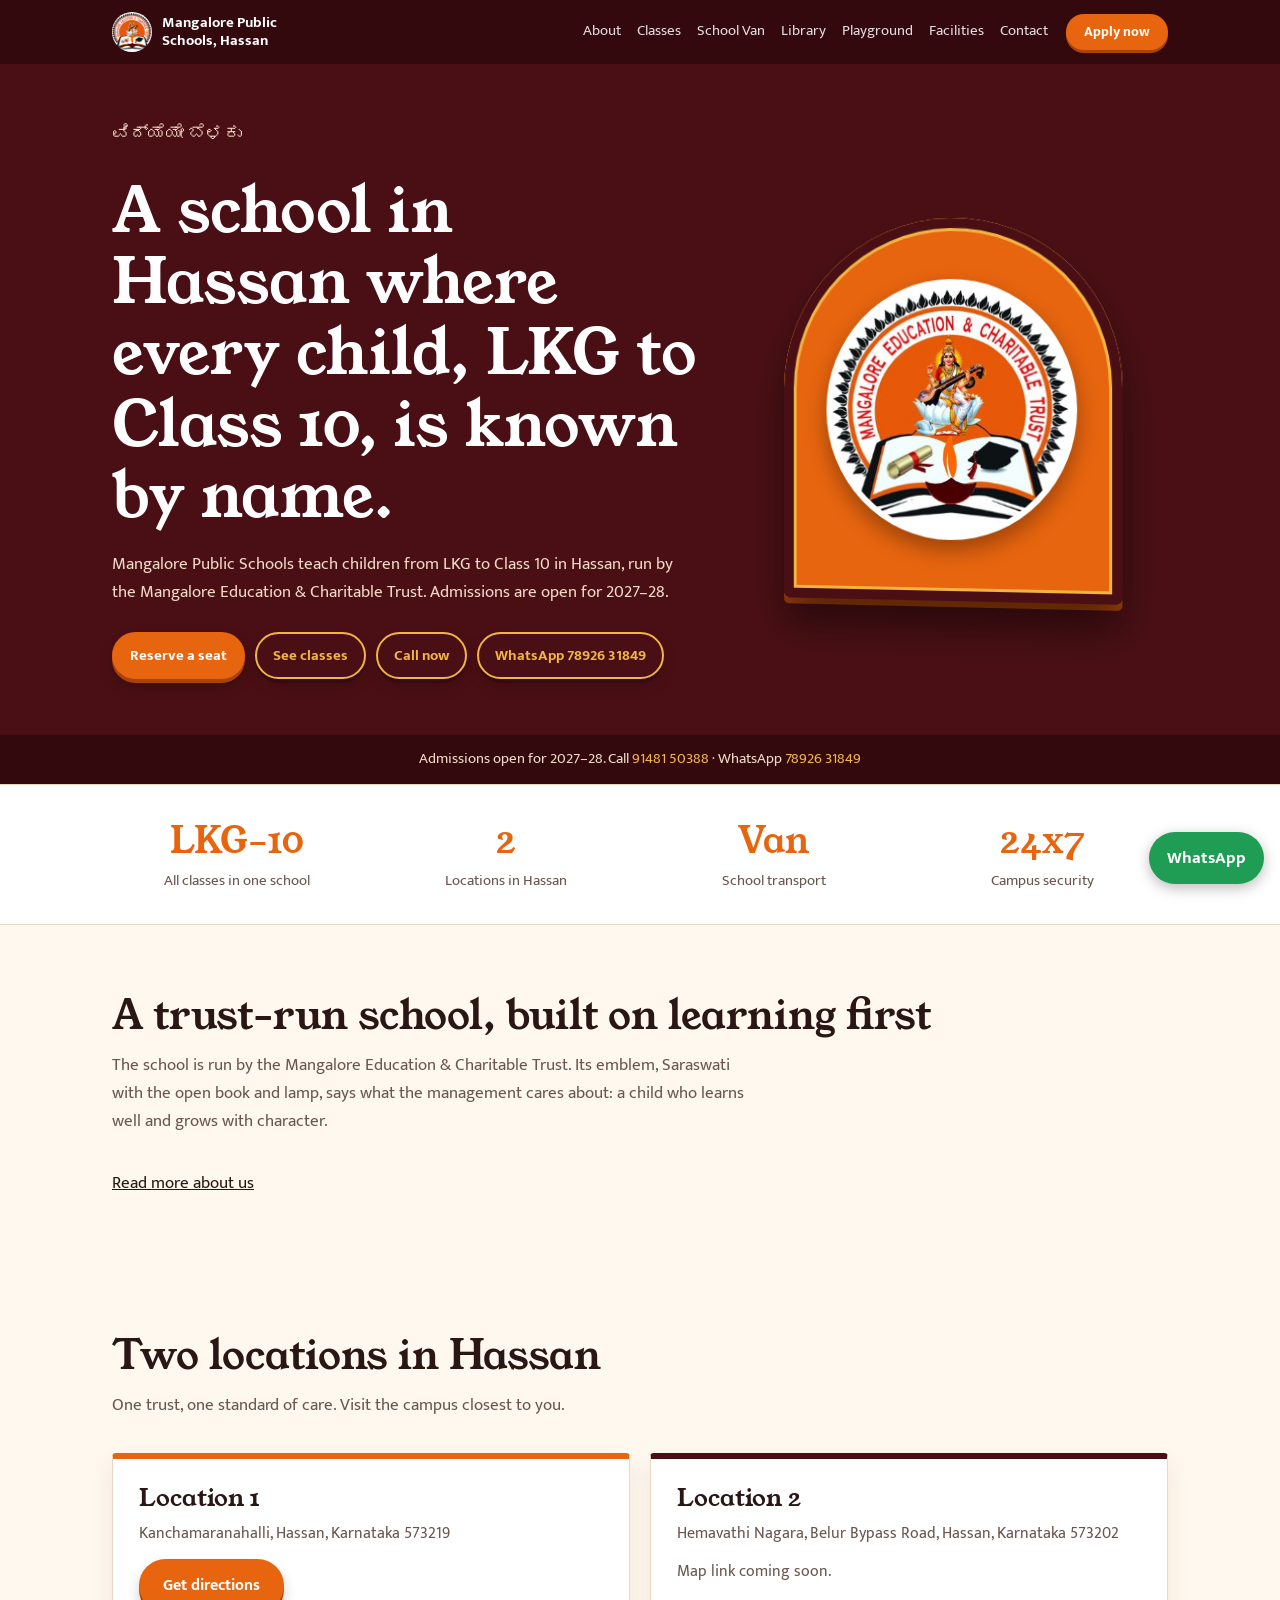
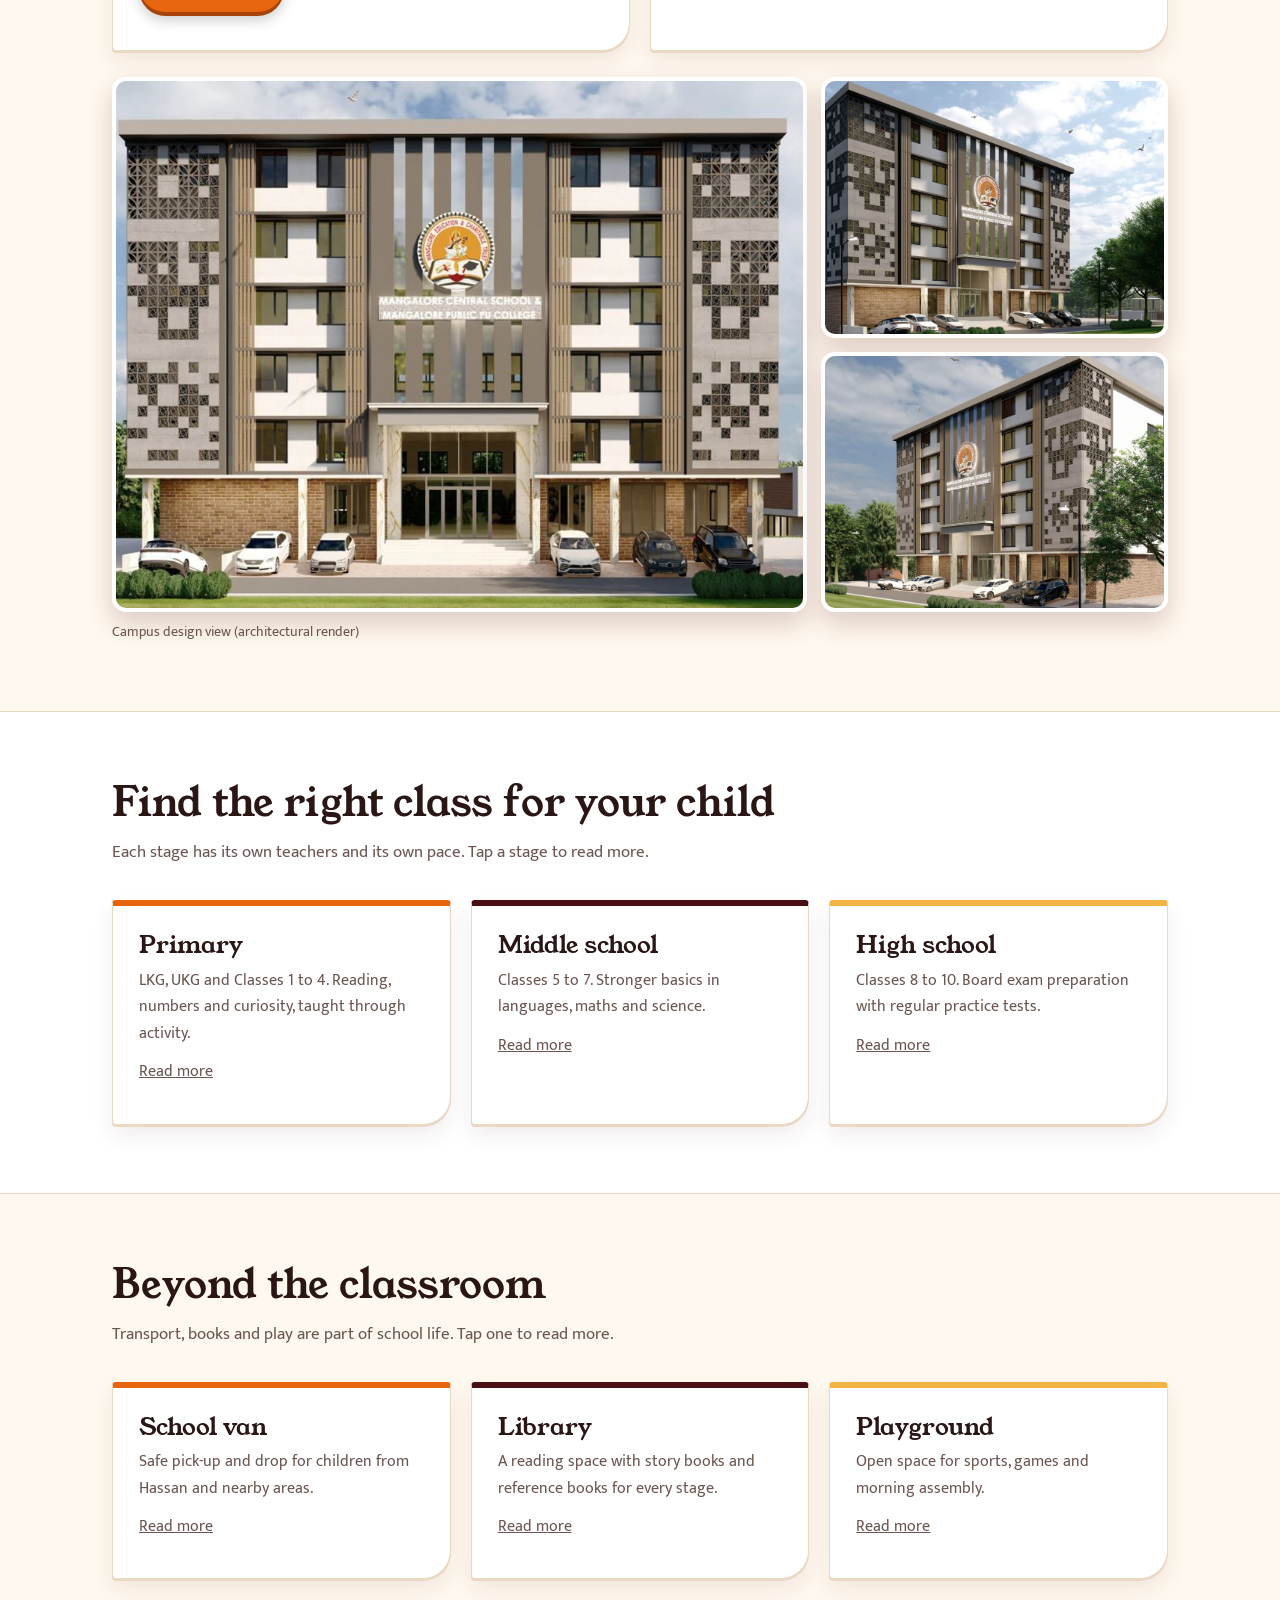
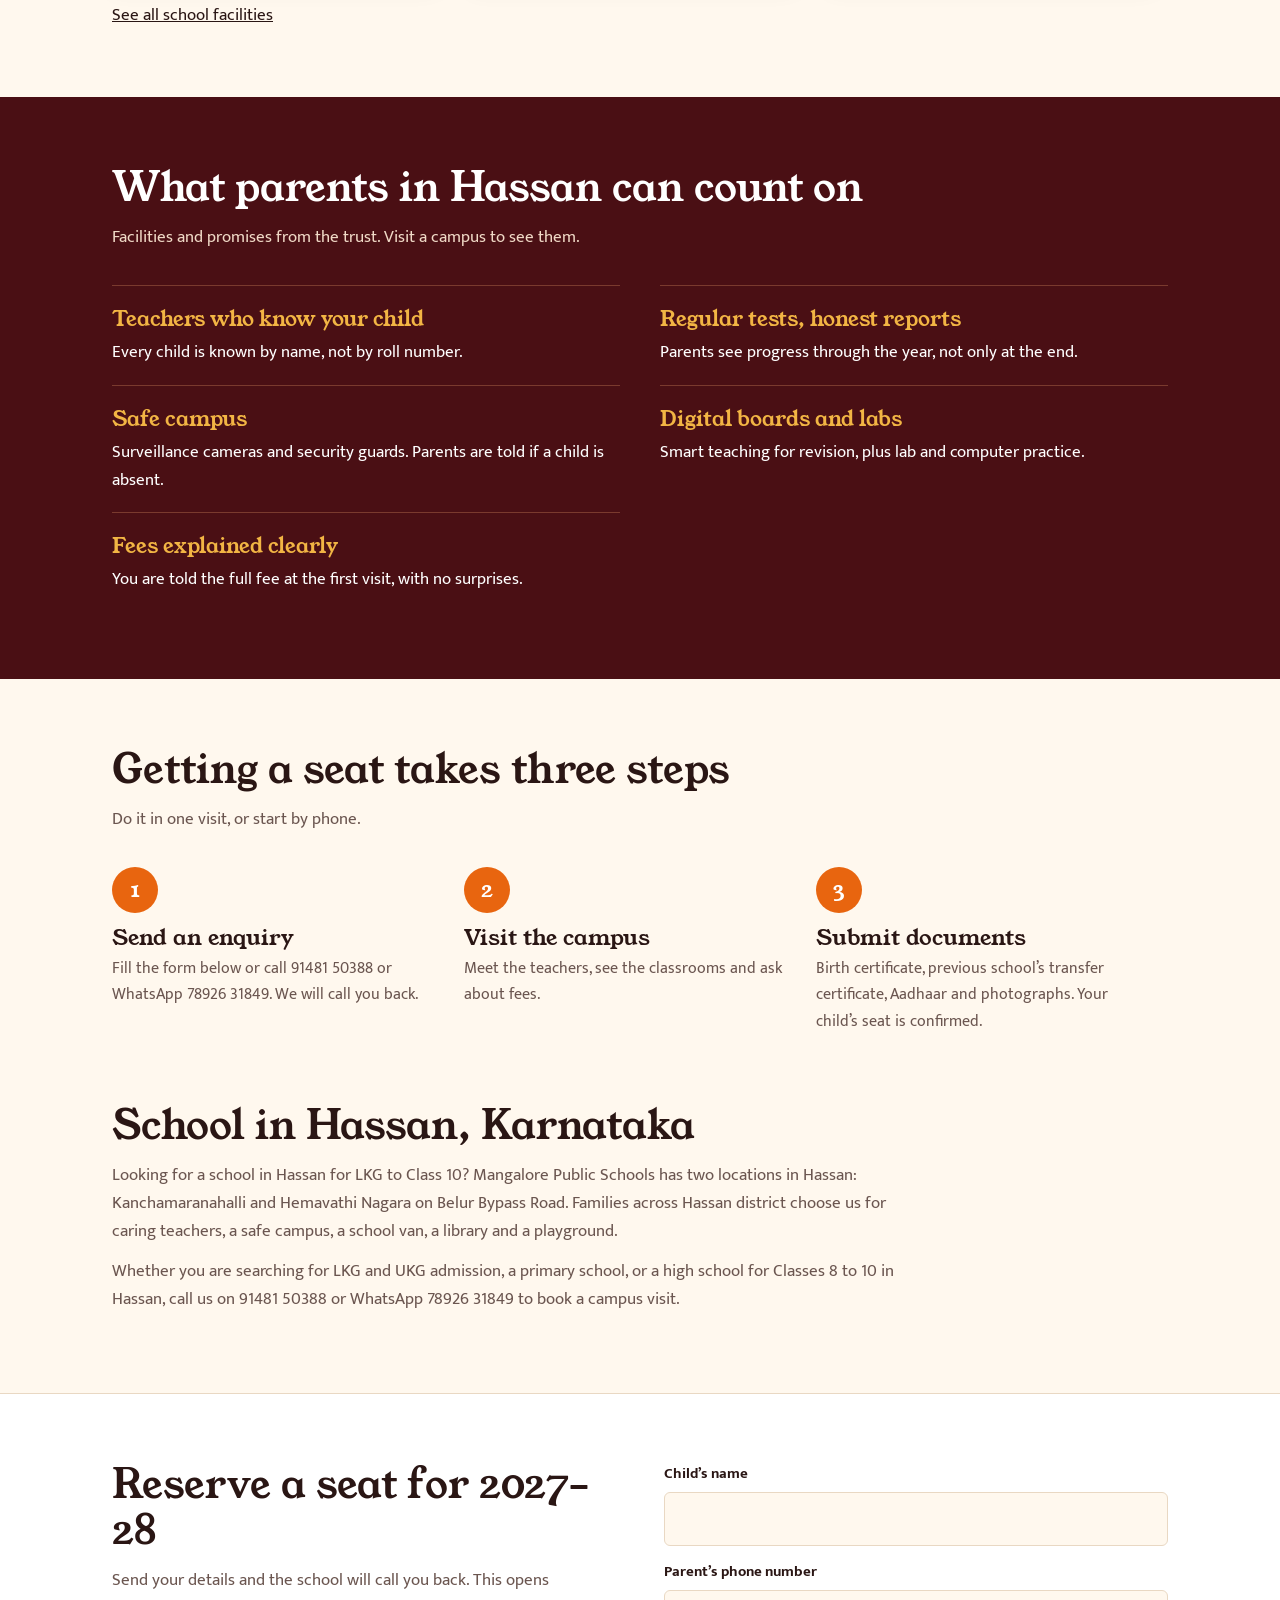
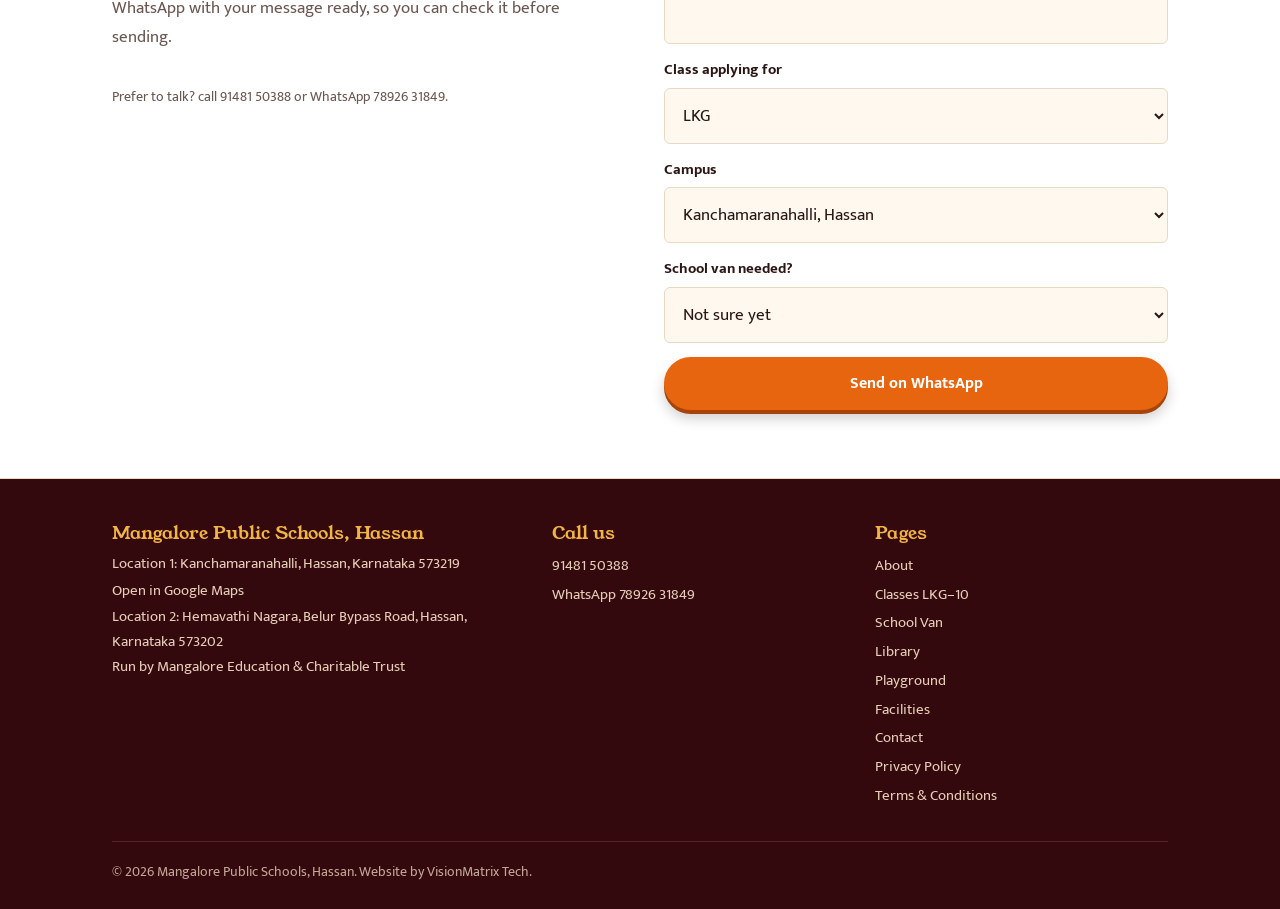
<file: index.html>
<!DOCTYPE html>
<html lang="en">
<head>
<meta charset="utf-8">
<meta name="viewport" content="width=device-width, initial-scale=1, viewport-fit=cover">
<title>Mangalore Public Schools, Hassan | LKG to 10th School in Hassan | Admissions 2027–28</title>
<meta name="description" content="Mangalore Public Schools, Hassan: LKG to Class 10 with school van, library, playground and safe campus. Two locations in Hassan district. Admissions open for 2027–28.">
<link rel="canonical" href="https://mangalorepublicschools.com/">
<meta property="og:title" content="Mangalore Public Schools, Hassan | LKG to 10th">
<meta property="og:description" content="LKG to Class 10 school in Hassan with school van, library and playground. Admissions open for 2027–28.">
<meta property="og:type" content="website"><meta property="og:url" content="https://mangalorepublicschools.com/"><meta property="og:image" content="https://mangalorepublicschools.com/img/campus-front.jpg"><meta property="og:locale" content="en_IN">
<link rel="preconnect" href="https://fonts.googleapis.com">
<link rel="stylesheet" href="https://fonts.googleapis.com/css2?family=Young+Serif&family=Mukta:wght@400;500;700&display=swap">
<link rel="stylesheet" href="style.css">
<script type="application/ld+json">{"@context":"https://schema.org","@type":"School","name":"Mangalore Public Schools","alternateName":"Mangalore Public Schools, Hassan","url":"https://mangalorepublicschools.com/","logo":"https://mangalorepublicschools.com/img/logo.jpg","image":"https://mangalorepublicschools.com/img/campus-front.jpg","description":"School in Hassan, Karnataka teaching LKG to Class 10, run by Mangalore Education & Charitable Trust.","telephone":["+917892631849","+919148150388"],"parentOrganization":{"@type":"Organization","name":"Mangalore Education & Charitable Trust"},"areaServed":{"@type":"AdministrativeArea","name":"Hassan district, Karnataka"},"address":[{"@type":"PostalAddress","streetAddress":"Kanchamaranahalli","addressLocality":"Hassan","addressRegion":"Karnataka","postalCode":"573219","addressCountry":"IN"},{"@type":"PostalAddress","streetAddress":"Hemavathi Nagara, Belur Bypass Road","addressLocality":"Hassan","addressRegion":"Karnataka","postalCode":"573202","addressCountry":"IN"}]}</script>
<script type="application/ld+json">{"@context":"https://schema.org","@type":"FAQPage","mainEntity":[{"@type":"Question","name":"Which classes does Mangalore Public Schools, Hassan offer?","acceptedAnswer":{"@type":"Answer","text":"We teach LKG, UKG and Classes 1 to 10."}},{"@type":"Question","name":"Where are the schools in Hassan?","acceptedAnswer":{"@type":"Answer","text":"Kanchamaranahalli, Hassan 573219 and Hemavathi Nagara, Belur Bypass Road, Hassan 573202."}},{"@type":"Question","name":"Is there a school van?","acceptedAnswer":{"@type":"Answer","text":"Yes. Call the school to ask about van routes and fees for your area."}},{"@type":"Question","name":"How do I apply for 2027–28?","acceptedAnswer":{"@type":"Answer","text":"Send the enquiry form or call 91481 50388 or WhatsApp 78926 31849, visit the campus, then submit documents to confirm the seat."}}]}</script>
</head>
<body>
<header><div class="w">
<a class="brand" href="index.html"><img src="img/logo.jpg" alt="Mangalore Education and Charitable Trust emblem"><span>Mangalore Public<br>Schools, Hassan</span></a>
<nav aria-label="Main"><a href="about.html">About</a><a href="classes.html">Classes</a><a href="school-van.html">School Van</a><a href="library.html">Library</a><a href="playground.html">Playground</a><a href="facilities.html">Facilities</a><a href="contact.html">Contact</a></nav>
<a class="btn" href="index.html#apply">Apply now</a>
<details class="mm"><summary>Menu</summary><nav aria-label="Mobile"><a href="about.html">About</a><a href="classes.html">Classes</a><a href="school-van.html">School Van</a><a href="library.html">Library</a><a href="playground.html">Playground</a><a href="facilities.html">Facilities</a><a href="contact.html">Contact</a></nav></details>
</div></header>

<main id="top">
<div class="hero"><div class="w">
<div>
<p class="kn" lang="kn">ವಿದ್ಯೆಯೇ ಬೆಳಕು</p>
<h1>A school in Hassan where every child, LKG to Class 10, is known by name.</h1>
<p>Mangalore Public Schools teach children from LKG to Class 10 in Hassan, run by the Mangalore Education &amp; Charitable Trust. Admissions are open for 2027–28.</p>
<div class="cta"><a class="btn" href="#apply">Reserve a seat</a><a class="btn ghost" href="#classes">See classes</a><a class="btn ghost" href="tel:+919148150388">Call now</a><a class="btn ghost" href="https://wa.me/917892631849">WhatsApp 78926 31849</a></div>
</div>
<div class="arch"><img src="img/logo.jpg" alt="Trust emblem: Goddess Saraswati above an open book and lamp"></div>
</div>
<p class="hero-note">Admissions open for 2027–28. Call <a href="tel:+919148150388">91481 50388</a> · WhatsApp <a href="https://wa.me/917892631849">78926 31849</a></p>
</div>

<div class="nums"><div class="w"><ul>
<li><b>LKG–10</b><span>All classes in one school</span></li>
<li><b>2</b><span>Locations in Hassan</span></li>
<li><b>Van</b><span>School transport</span></li>
<li><b>24x7</b><span>Campus security</span></li>
</ul></div></div>

<section id="about"><div class="w">
<h2>A trust-run school, built on learning first</h2>
<p class="lead">The school is run by the Mangalore Education &amp; Charitable Trust. Its emblem, Saraswati with the open book and lamp, says what the management cares about: a child who learns well and grows with character.</p>
<p style="margin-top:14px"><a href="about.html">Read more about us</a></p>
</div></section>

<section id="campuses"><div class="w"><h2>Two locations in Hassan</h2><p class="lead">One trust, one standard of care. Visit the campus closest to you.</p>
<div class="streams two"><article class="st"><h3>Location 1</h3><p>Kanchamaranahalli, Hassan, Karnataka 573219</p><p><a class="btn" href="https://maps.app.goo.gl/hFv1t4hXFunrWu17A?g_st=ac" rel="noopener">Get directions</a></p></article><article class="st"><h3>Location 2</h3><p>Hemavathi Nagara, Belur Bypass Road, Hassan, Karnataka 573202</p><p>Map link coming soon.</p></article></div>
<div class="gal2"><img src="img/campus-front.jpg" alt="Mangalore Public Schools campus front view, Hassan" loading="lazy"><img src="img/campus-left.jpg" alt="Campus side view" loading="lazy"><img src="img/campus-right.jpg" alt="Campus corner view" loading="lazy"></div><p class="cap">Campus design view (architectural render)</p></div></section>

<section id="classes" style="background:var(--surf);border-block:1px solid var(--line)"><div class="w"><h2>Find the right class for your child</h2><p class="lead">Each stage has its own teachers and its own pace. Tap a stage to read more.</p>
<div class="streams">
<article class="st"><h3>Primary</h3><p>LKG, UKG and Classes 1 to 4. Reading, numbers and curiosity, taught through activity.</p><p><a href="classes.html#primary">Read more</a></p></article>
<article class="st"><h3>Middle school</h3><p>Classes 5 to 7. Stronger basics in languages, maths and science.</p><p><a href="classes.html#middle">Read more</a></p></article>
<article class="st"><h3>High school</h3><p>Classes 8 to 10. Board exam preparation with regular practice tests.</p><p><a href="classes.html#high">Read more</a></p></article>
</div></div></section>

<section id="amenities"><div class="w"><h2>Beyond the classroom</h2><p class="lead">Transport, books and play are part of school life. Tap one to read more.</p>
<div class="streams">
<article class="st"><h3>School van</h3><p>Safe pick-up and drop for children from Hassan and nearby areas.</p><p><a href="school-van.html">Read more</a></p></article>
<article class="st"><h3>Library</h3><p>A reading space with story books and reference books for every stage.</p><p><a href="library.html">Read more</a></p></article>
<article class="st"><h3>Playground</h3><p>Open space for sports, games and morning assembly.</p><p><a href="playground.html">Read more</a></p></article>
</div>
<p style="margin-top:22px"><a href="facilities.html">See all school facilities</a></p></div></section>

<section class="why"><div class="w">
<h2>What parents in Hassan can count on</h2>
<p class="lead">Facilities and promises from the trust. Visit a campus to see them.</p>
<ul>
<li><b>Teachers who know your child</b>Every child is known by name, not by roll number.</li>
<li><b>Regular tests, honest reports</b>Parents see progress through the year, not only at the end.</li>
<li><b>Safe campus</b>Surveillance cameras and security guards. Parents are told if a child is absent.</li>
<li><b>Digital boards and labs</b>Smart teaching for revision, plus lab and computer practice.</li>
<li><b>Fees explained clearly</b>You are told the full fee at the first visit, with no surprises.</li>
</ul>
</div></section>

<section id="admissions"><div class="w">
<h2>Getting a seat takes three steps</h2>
<p class="lead">Do it in one visit, or start by phone.</p>
<div class="steps">
<div><h3>Send an enquiry</h3><p>Fill the form below or call 91481 50388 or WhatsApp 78926 31849. We will call you back.</p></div>
<div><h3>Visit the campus</h3><p>Meet the teachers, see the classrooms and ask about fees.</p></div>
<div><h3>Submit documents</h3><p>Birth certificate, previous school’s transfer certificate, Aadhaar and photographs. Your child’s seat is confirmed.</p></div>
</div></div></section>

<section class="seo" style="padding-top:0"><div class="w">
<h2>School in Hassan, Karnataka</h2>
<p>Looking for a school in Hassan for LKG to Class 10? Mangalore Public Schools has two locations in Hassan: Kanchamaranahalli and Hemavathi Nagara on Belur Bypass Road. Families across Hassan district choose us for caring teachers, a safe campus, a school van, a library and a playground.</p>
<p>Whether you are searching for LKG and UKG admission, a primary school, or a high school for Classes 8 to 10 in Hassan, call us on 91481 50388 or WhatsApp 78926 31849 to book a campus visit.</p>
</div></section>

<section class="apply" id="apply"><div class="w">
<div>
<h2>Reserve a seat for 2027–28</h2>
<p class="lead">Send your details and the school will call you back. This opens WhatsApp with your message ready, so you can check it before sending.</p>
<p class="small">Prefer to talk? call 91481 50388 or WhatsApp 78926 31849.</p>
</div>
<form id="f">
<label>Child’s name<input name="n" required autocomplete="name"></label>
<label>Parent’s phone number<input name="p" type="tel" inputmode="tel" required autocomplete="tel" pattern="[0-9+ ]{10,14}"></label>
<label>Class applying for<select name="k"><option>LKG</option><option>UKG</option><option>Class 1</option><option>Class 2</option><option>Class 3</option><option>Class 4</option><option>Class 5</option><option>Class 6</option><option>Class 7</option><option>Class 8</option><option>Class 9</option><option>Class 10</option><option>Not sure yet</option></select></label>
<label>Campus<select name="c"><option>Kanchamaranahalli, Hassan</option><option>Hemavathi Nagara, Belur Bypass Road, Hassan</option><option>Not sure yet</option></select></label>
<label>School van needed?<select name="v"><option>Not sure yet</option><option>Yes</option><option>No</option></select></label>
<button class="btn" type="submit">Send on WhatsApp</button>
</form>
</div></section>
</main>

<footer id="contact"><div class="w">
<div><h3>Mangalore Public Schools, Hassan</h3><p>Location 1: Kanchamaranahalli, Hassan, Karnataka 573219</p><a href="https://maps.app.goo.gl/hFv1t4hXFunrWu17A?g_st=ac" rel="noopener">Open in Google Maps</a><p>Location 2: Hemavathi Nagara, Belur Bypass Road, Hassan, Karnataka 573202</p><p>Run by Mangalore Education &amp; Charitable Trust</p></div>
<div><h3>Call us</h3><a href="tel:+919148150388">91481 50388</a><a href="https://wa.me/917892631849">WhatsApp 78926 31849</a></div>
<div><h3>Pages</h3><a href="about.html">About</a><a href="classes.html">Classes LKG–10</a><a href="school-van.html">School Van</a><a href="library.html">Library</a><a href="playground.html">Playground</a><a href="facilities.html">Facilities</a><a href="contact.html">Contact</a><a href="privacy-policy.html">Privacy Policy</a><a href="terms-and-conditions.html">Terms &amp; Conditions</a></div>
<p class="copy">© 2026 Mangalore Public Schools, Hassan. Website by VisionMatrix Tech.</p>
</div></footer>
<div class="bar"><a href="tel:+919148150388">Call</a><a class="wa" href="https://wa.me/917892631849?text=Hello%2C%20I%20want%20to%20know%20about%20school%20admissions">WhatsApp</a><a class="ap" href="index.html#apply">Apply</a></div>
<a class="fab" href="https://wa.me/917892631849?text=Hello%2C%20I%20want%20to%20know%20about%20school%20admissions" aria-label="Chat on WhatsApp">WhatsApp</a>

<script>
document.getElementById('f').addEventListener('submit',function(e){
e.preventDefault();var d=new FormData(this);
var t='School admission enquiry for 2027–28.\nChild: '+d.get('n')+'\nClass: '+d.get('k')+'\nCampus: '+d.get('c')+'\nSchool van: '+d.get('v')+'\nParent phone: '+d.get('p');
window.open('https://wa.me/917892631849?text='+encodeURIComponent(t),'_blank');
});
</script>
</body>
</html>
</file>
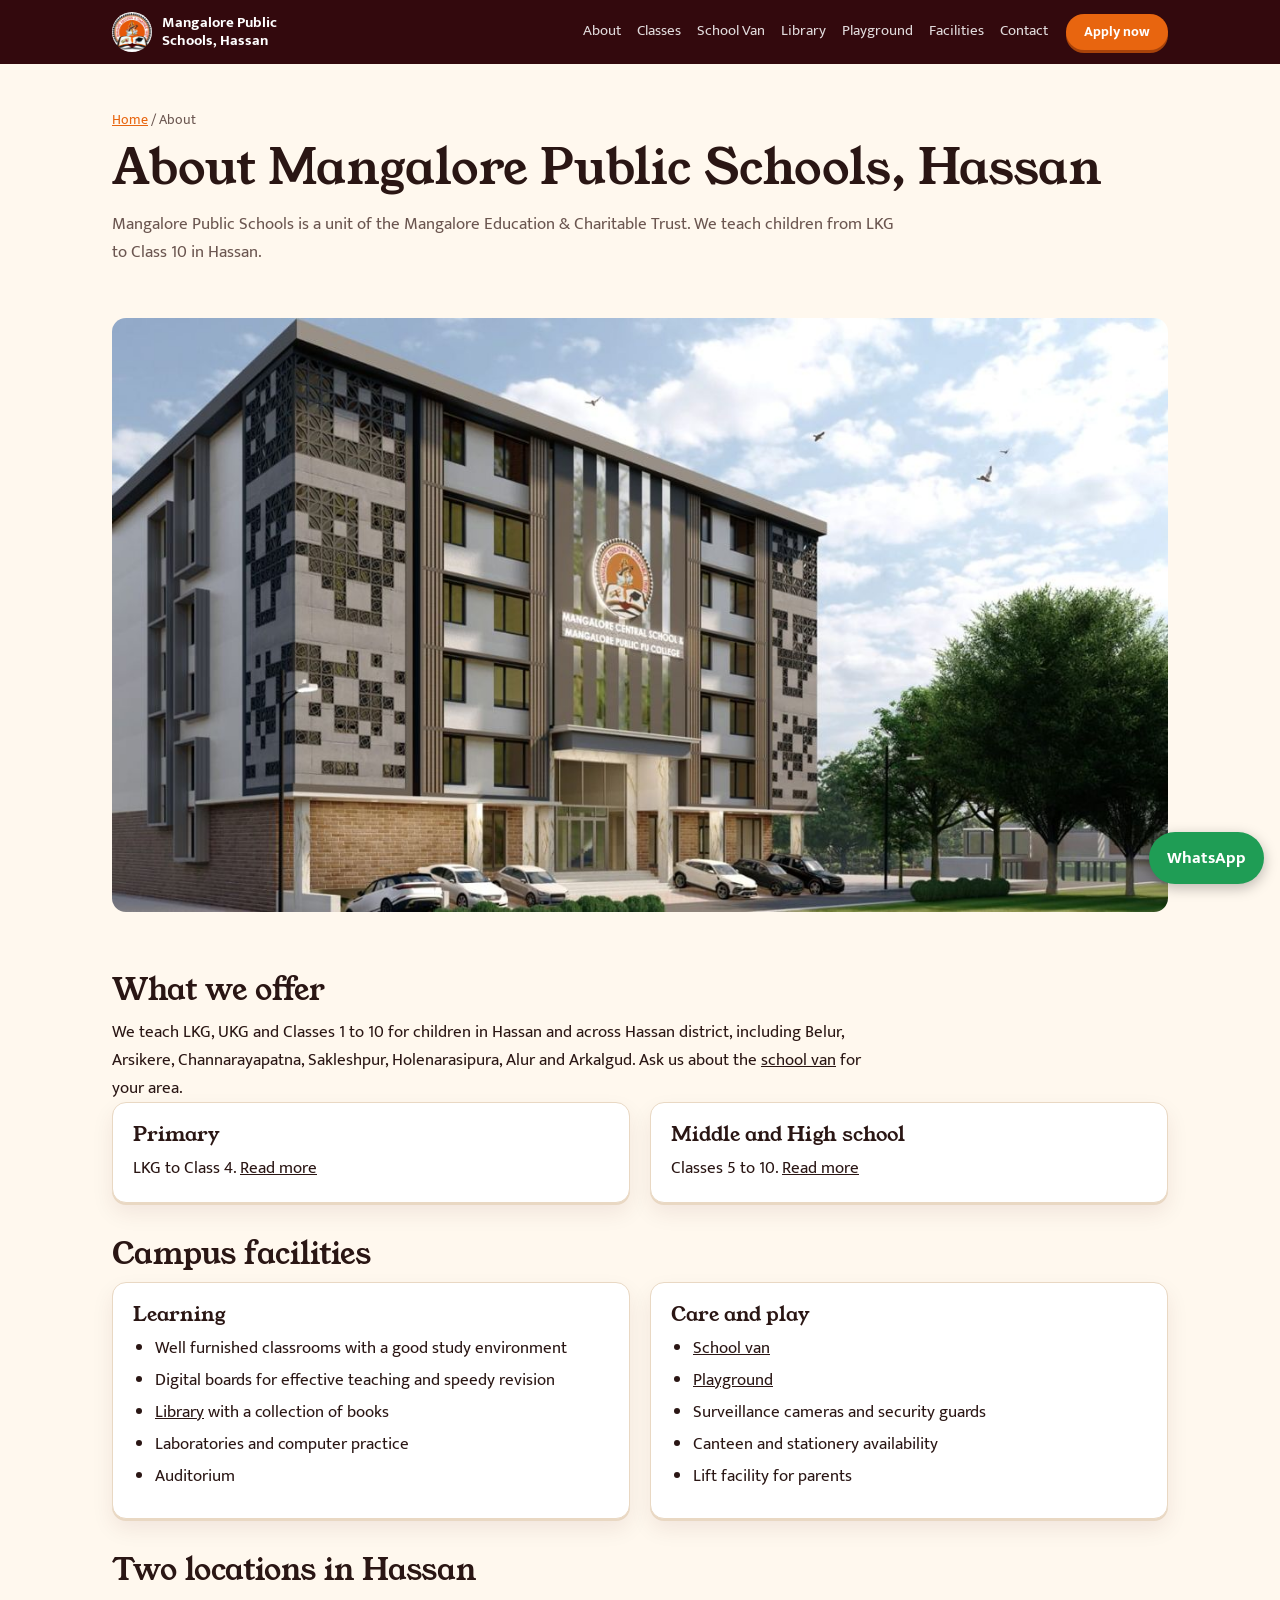
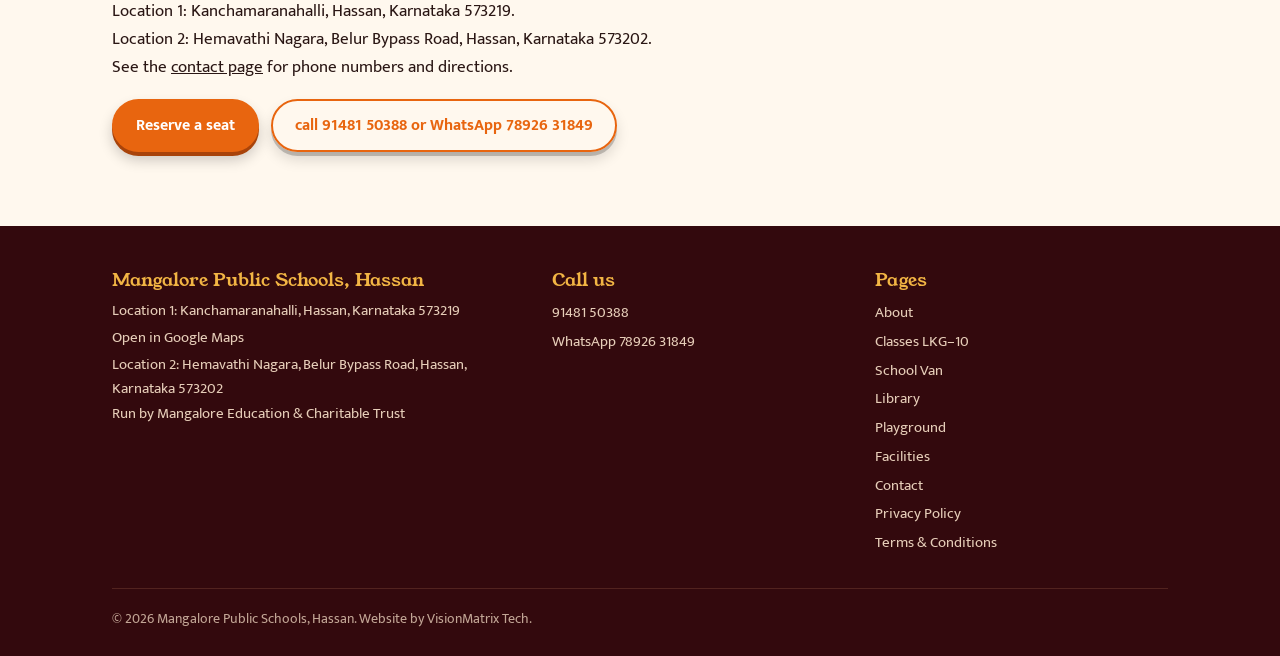
<file: about.html>
<!doctype html><html lang="en"><head><meta charset="utf-8"><meta name="viewport" content="width=device-width,initial-scale=1,viewport-fit=cover">
<title>About Us | Mangalore Public Schools, Hassan</title><meta name="description" content="About Mangalore Public Schools, Hassan: a trust-run school teaching LKG to Class 10, run by Mangalore Education & Charitable Trust."><link rel="canonical" href="https://mangalorepublicschools.com/about.html">
<meta property="og:title" content="About Us | Mangalore Public Schools, Hassan"><meta property="og:description" content="About Mangalore Public Schools, Hassan: a trust-run school teaching LKG to Class 10, run by Mangalore Education & Charitable Trust."><meta property="og:type" content="website"><meta property="og:url" content="https://mangalorepublicschools.com/about.html"><meta property="og:image" content="https://mangalorepublicschools.com/img/campus-front.jpg"><meta property="og:locale" content="en_IN">
<link rel="preconnect" href="https://fonts.googleapis.com"><link rel="stylesheet" href="https://fonts.googleapis.com/css2?family=Young+Serif&family=Mukta:wght@400;500;700&display=swap"><link rel="stylesheet" href="style.css">
<script type="application/ld+json">{"@context":"https://schema.org","@type":"School","name":"Mangalore Public Schools","alternateName":"Mangalore Public Schools, Hassan","url":"https://mangalorepublicschools.com/","logo":"https://mangalorepublicschools.com/img/logo.jpg","image":"https://mangalorepublicschools.com/img/campus-front.jpg","description":"School in Hassan, Karnataka teaching LKG to Class 10, run by Mangalore Education & Charitable Trust.","telephone":["+917892631849","+919148150388"],"parentOrganization":{"@type":"Organization","name":"Mangalore Education & Charitable Trust"},"areaServed":{"@type":"AdministrativeArea","name":"Hassan district, Karnataka"},"address":[{"@type":"PostalAddress","streetAddress":"Kanchamaranahalli","addressLocality":"Hassan","addressRegion":"Karnataka","postalCode":"573219","addressCountry":"IN"},{"@type":"PostalAddress","streetAddress":"Hemavathi Nagara, Belur Bypass Road","addressLocality":"Hassan","addressRegion":"Karnataka","postalCode":"573202","addressCountry":"IN"}]}</script></head><body>
<header><div class="w">
<a class="brand" href="index.html"><img src="img/logo.jpg" alt="Mangalore Education and Charitable Trust emblem"><span>Mangalore Public<br>Schools, Hassan</span></a>
<nav aria-label="Main"><a href="about.html">About</a><a href="classes.html">Classes</a><a href="school-van.html">School Van</a><a href="library.html">Library</a><a href="playground.html">Playground</a><a href="facilities.html">Facilities</a><a href="contact.html">Contact</a></nav>
<a class="btn" href="index.html#apply">Apply now</a>
<details class="mm"><summary>Menu</summary><nav aria-label="Mobile"><a href="about.html">About</a><a href="classes.html">Classes</a><a href="school-van.html">School Van</a><a href="library.html">Library</a><a href="playground.html">Playground</a><a href="facilities.html">Facilities</a><a href="contact.html">Contact</a></nav></details>
</div></header>
<main id="top" class="page"><div class="w"><p class="crumb"><a href="index.html">Home</a> / About</p><h1>About Mangalore Public Schools, Hassan</h1>
<p class="lead">Mangalore Public Schools is a unit of the Mangalore Education &amp; Charitable Trust. We teach children from LKG to Class 10 in Hassan.</p>
<img class="himg" src="img/campus-left.jpg" alt="Mangalore Public Schools building, Hassan (architectural render)">
<h2>What we offer</h2><p>We teach LKG, UKG and Classes 1 to 10 for children in Hassan and across Hassan district, including Belur, Arsikere, Channarayapatna, Sakleshpur, Holenarasipura, Alur and Arkalgud. Ask us about the <a href="school-van.html">school van</a> for your area.</p>
<div class="grid2"><div class="card"><h3>Primary</h3><p>LKG to Class 4. <a href="classes.html#primary">Read more</a></p></div><div class="card"><h3>Middle and High school</h3><p>Classes 5 to 10. <a href="classes.html#middle">Read more</a></p></div></div>
<h2>Campus facilities</h2><div class="grid2"><div class="card"><h3>Learning</h3><ul><li>Well furnished classrooms with a good study environment</li><li>Digital boards for effective teaching and speedy revision</li><li><a href="library.html">Library</a> with a collection of books</li><li>Laboratories and computer practice</li><li>Auditorium</li></ul></div><div class="card"><h3>Care and play</h3><ul><li><a href="school-van.html">School van</a></li><li><a href="playground.html">Playground</a></li><li>Surveillance cameras and security guards</li><li>Canteen and stationery availability</li><li>Lift facility for parents</li></ul></div></div>
<h2>Two locations in Hassan</h2><p>Location 1: Kanchamaranahalli, Hassan, Karnataka 573219.</p><p>Location 2: Hemavathi Nagara, Belur Bypass Road, Hassan, Karnataka 573202.</p><p>See the <a href="contact.html">contact page</a> for phone numbers and directions.</p><div class="row"><a class="btn" href="index.html#apply">Reserve a seat</a><a class="btn ghost" href="tel:+919148150388">call 91481 50388 or WhatsApp 78926 31849</a></div>
</div></main>
<footer id="contact"><div class="w">
<div><h3>Mangalore Public Schools, Hassan</h3><p>Location 1: Kanchamaranahalli, Hassan, Karnataka 573219</p><a href="https://maps.app.goo.gl/hFv1t4hXFunrWu17A?g_st=ac" rel="noopener">Open in Google Maps</a><p>Location 2: Hemavathi Nagara, Belur Bypass Road, Hassan, Karnataka 573202</p><p>Run by Mangalore Education &amp; Charitable Trust</p></div>
<div><h3>Call us</h3><a href="tel:+919148150388">91481 50388</a><a href="https://wa.me/917892631849">WhatsApp 78926 31849</a></div>
<div><h3>Pages</h3><a href="about.html">About</a><a href="classes.html">Classes LKG–10</a><a href="school-van.html">School Van</a><a href="library.html">Library</a><a href="playground.html">Playground</a><a href="facilities.html">Facilities</a><a href="contact.html">Contact</a><a href="privacy-policy.html">Privacy Policy</a><a href="terms-and-conditions.html">Terms &amp; Conditions</a></div>
<p class="copy">© 2026 Mangalore Public Schools, Hassan. Website by VisionMatrix Tech.</p>
</div></footer>
<div class="bar"><a href="tel:+919148150388">Call</a><a class="wa" href="https://wa.me/917892631849?text=Hello%2C%20I%20want%20to%20know%20about%20school%20admissions">WhatsApp</a><a class="ap" href="index.html#apply">Apply</a></div>
<a class="fab" href="https://wa.me/917892631849?text=Hello%2C%20I%20want%20to%20know%20about%20school%20admissions" aria-label="Chat on WhatsApp">WhatsApp</a>
<div class="bar"><a href="tel:+919148150388">Call</a><a class="wa" href="https://wa.me/917892631849?text=Hello%2C%20I%20want%20to%20know%20about%20school%20admissions">WhatsApp</a><a class="ap" href="index.html#apply">Apply</a></div>
</body></html>
</file>
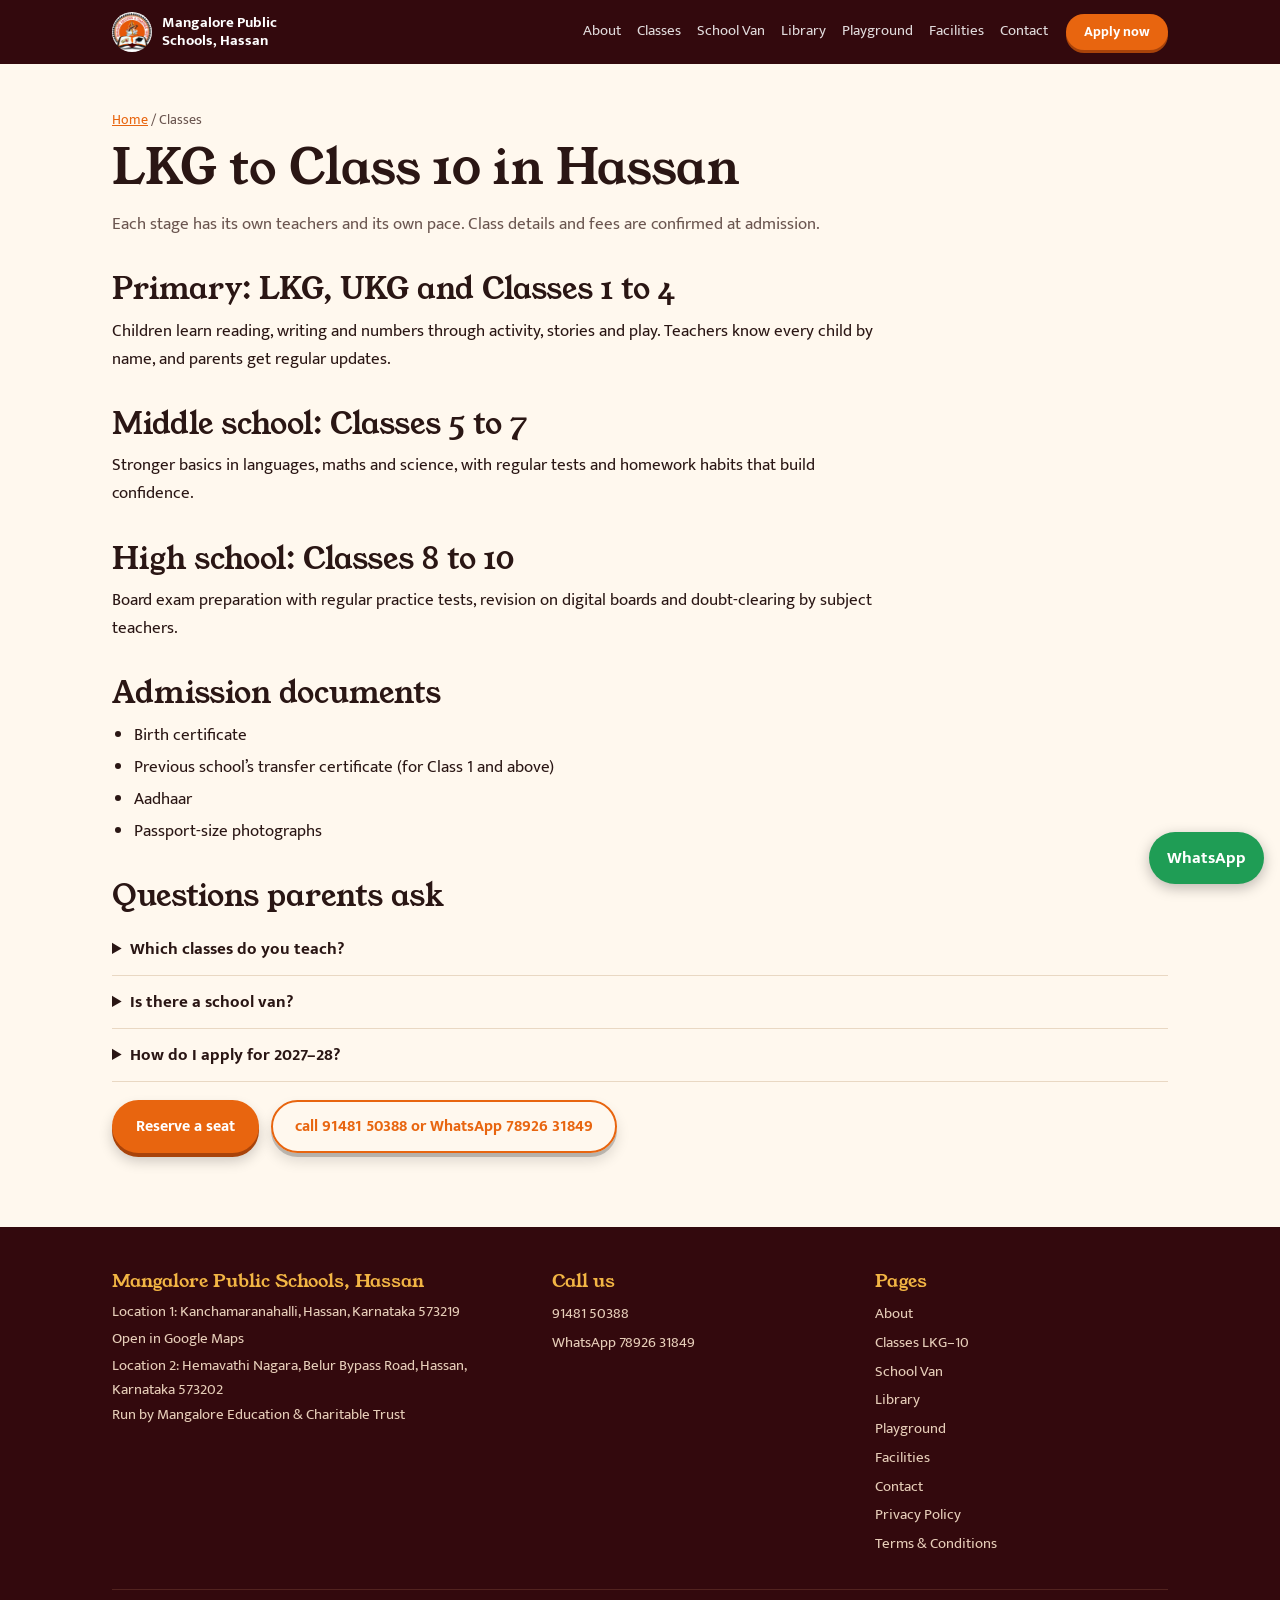
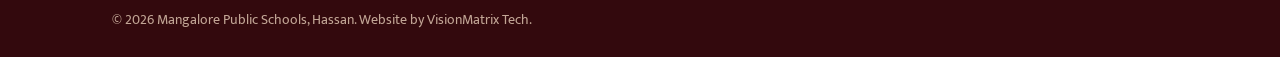
<file: classes.html>
<!doctype html><html lang="en"><head><meta charset="utf-8"><meta name="viewport" content="width=device-width,initial-scale=1,viewport-fit=cover">
<title>LKG to 10th Classes | Mangalore Public Schools, Hassan</title><meta name="description" content="LKG, UKG and Classes 1 to 10 at Mangalore Public Schools, Hassan. Primary, middle and high school with regular tests. Admissions 2027–28."><link rel="canonical" href="https://mangalorepublicschools.com/classes.html">
<meta property="og:title" content="LKG to 10th Classes | Mangalore Public Schools, Hassan"><meta property="og:description" content="LKG, UKG and Classes 1 to 10 at Mangalore Public Schools, Hassan. Primary, middle and high school with regular tests. Admissions 2027–28."><meta property="og:type" content="website"><meta property="og:url" content="https://mangalorepublicschools.com/classes.html"><meta property="og:image" content="https://mangalorepublicschools.com/img/campus-front.jpg"><meta property="og:locale" content="en_IN">
<link rel="preconnect" href="https://fonts.googleapis.com"><link rel="stylesheet" href="https://fonts.googleapis.com/css2?family=Young+Serif&family=Mukta:wght@400;500;700&display=swap"><link rel="stylesheet" href="style.css">
<script type="application/ld+json">{"@context":"https://schema.org","@type":"School","name":"Mangalore Public Schools","alternateName":"Mangalore Public Schools, Hassan","url":"https://mangalorepublicschools.com/","logo":"https://mangalorepublicschools.com/img/logo.jpg","image":"https://mangalorepublicschools.com/img/campus-front.jpg","description":"School in Hassan, Karnataka teaching LKG to Class 10, run by Mangalore Education & Charitable Trust.","telephone":["+917892631849","+919148150388"],"parentOrganization":{"@type":"Organization","name":"Mangalore Education & Charitable Trust"},"areaServed":{"@type":"AdministrativeArea","name":"Hassan district, Karnataka"},"address":[{"@type":"PostalAddress","streetAddress":"Kanchamaranahalli","addressLocality":"Hassan","addressRegion":"Karnataka","postalCode":"573219","addressCountry":"IN"},{"@type":"PostalAddress","streetAddress":"Hemavathi Nagara, Belur Bypass Road","addressLocality":"Hassan","addressRegion":"Karnataka","postalCode":"573202","addressCountry":"IN"}]}</script></head><body>
<header><div class="w">
<a class="brand" href="index.html"><img src="img/logo.jpg" alt="Mangalore Education and Charitable Trust emblem"><span>Mangalore Public<br>Schools, Hassan</span></a>
<nav aria-label="Main"><a href="about.html">About</a><a href="classes.html">Classes</a><a href="school-van.html">School Van</a><a href="library.html">Library</a><a href="playground.html">Playground</a><a href="facilities.html">Facilities</a><a href="contact.html">Contact</a></nav>
<a class="btn" href="index.html#apply">Apply now</a>
<details class="mm"><summary>Menu</summary><nav aria-label="Mobile"><a href="about.html">About</a><a href="classes.html">Classes</a><a href="school-van.html">School Van</a><a href="library.html">Library</a><a href="playground.html">Playground</a><a href="facilities.html">Facilities</a><a href="contact.html">Contact</a></nav></details>
</div></header>
<main id="top" class="page"><div class="w"><p class="crumb"><a href="index.html">Home</a> / Classes</p><h1>LKG to Class 10 in Hassan</h1>
<p class="lead">Each stage has its own teachers and its own pace. Class details and fees are confirmed at admission.</p>
<h2 id="primary">Primary: LKG, UKG and Classes 1 to 4</h2><p>Children learn reading, writing and numbers through activity, stories and play. Teachers know every child by name, and parents get regular updates.</p>
<h2 id="middle">Middle school: Classes 5 to 7</h2><p>Stronger basics in languages, maths and science, with regular tests and homework habits that build confidence.</p>
<h2 id="high">High school: Classes 8 to 10</h2><p>Board exam preparation with regular practice tests, revision on digital boards and doubt-clearing by subject teachers.</p>
<h2>Admission documents</h2><ul><li>Birth certificate</li><li>Previous school’s transfer certificate (for Class 1 and above)</li><li>Aadhaar</li><li>Passport-size photographs</li></ul>
<div class="faq"><h2>Questions parents ask</h2>
<details><summary>Which classes do you teach?</summary><p>LKG, UKG and Classes 1 to 10.</p></details>
<details><summary>Is there a school van?</summary><p>Yes. See the <a href="school-van.html">school van page</a> or call 91481 50388 or WhatsApp 78926 31849 for your area.</p></details>
<details><summary>How do I apply for 2027–28?</summary><p>Send the enquiry form, visit a campus, then submit the documents above to confirm the seat.</p></details></div><div class="row"><a class="btn" href="index.html#apply">Reserve a seat</a><a class="btn ghost" href="tel:+919148150388">call 91481 50388 or WhatsApp 78926 31849</a></div>
</div></main>
<footer id="contact"><div class="w">
<div><h3>Mangalore Public Schools, Hassan</h3><p>Location 1: Kanchamaranahalli, Hassan, Karnataka 573219</p><a href="https://maps.app.goo.gl/hFv1t4hXFunrWu17A?g_st=ac" rel="noopener">Open in Google Maps</a><p>Location 2: Hemavathi Nagara, Belur Bypass Road, Hassan, Karnataka 573202</p><p>Run by Mangalore Education &amp; Charitable Trust</p></div>
<div><h3>Call us</h3><a href="tel:+919148150388">91481 50388</a><a href="https://wa.me/917892631849">WhatsApp 78926 31849</a></div>
<div><h3>Pages</h3><a href="about.html">About</a><a href="classes.html">Classes LKG–10</a><a href="school-van.html">School Van</a><a href="library.html">Library</a><a href="playground.html">Playground</a><a href="facilities.html">Facilities</a><a href="contact.html">Contact</a><a href="privacy-policy.html">Privacy Policy</a><a href="terms-and-conditions.html">Terms &amp; Conditions</a></div>
<p class="copy">© 2026 Mangalore Public Schools, Hassan. Website by VisionMatrix Tech.</p>
</div></footer>
<div class="bar"><a href="tel:+919148150388">Call</a><a class="wa" href="https://wa.me/917892631849?text=Hello%2C%20I%20want%20to%20know%20about%20school%20admissions">WhatsApp</a><a class="ap" href="index.html#apply">Apply</a></div>
<a class="fab" href="https://wa.me/917892631849?text=Hello%2C%20I%20want%20to%20know%20about%20school%20admissions" aria-label="Chat on WhatsApp">WhatsApp</a>
<div class="bar"><a href="tel:+919148150388">Call</a><a class="wa" href="https://wa.me/917892631849?text=Hello%2C%20I%20want%20to%20know%20about%20school%20admissions">WhatsApp</a><a class="ap" href="index.html#apply">Apply</a></div>
</body></html>
</file>
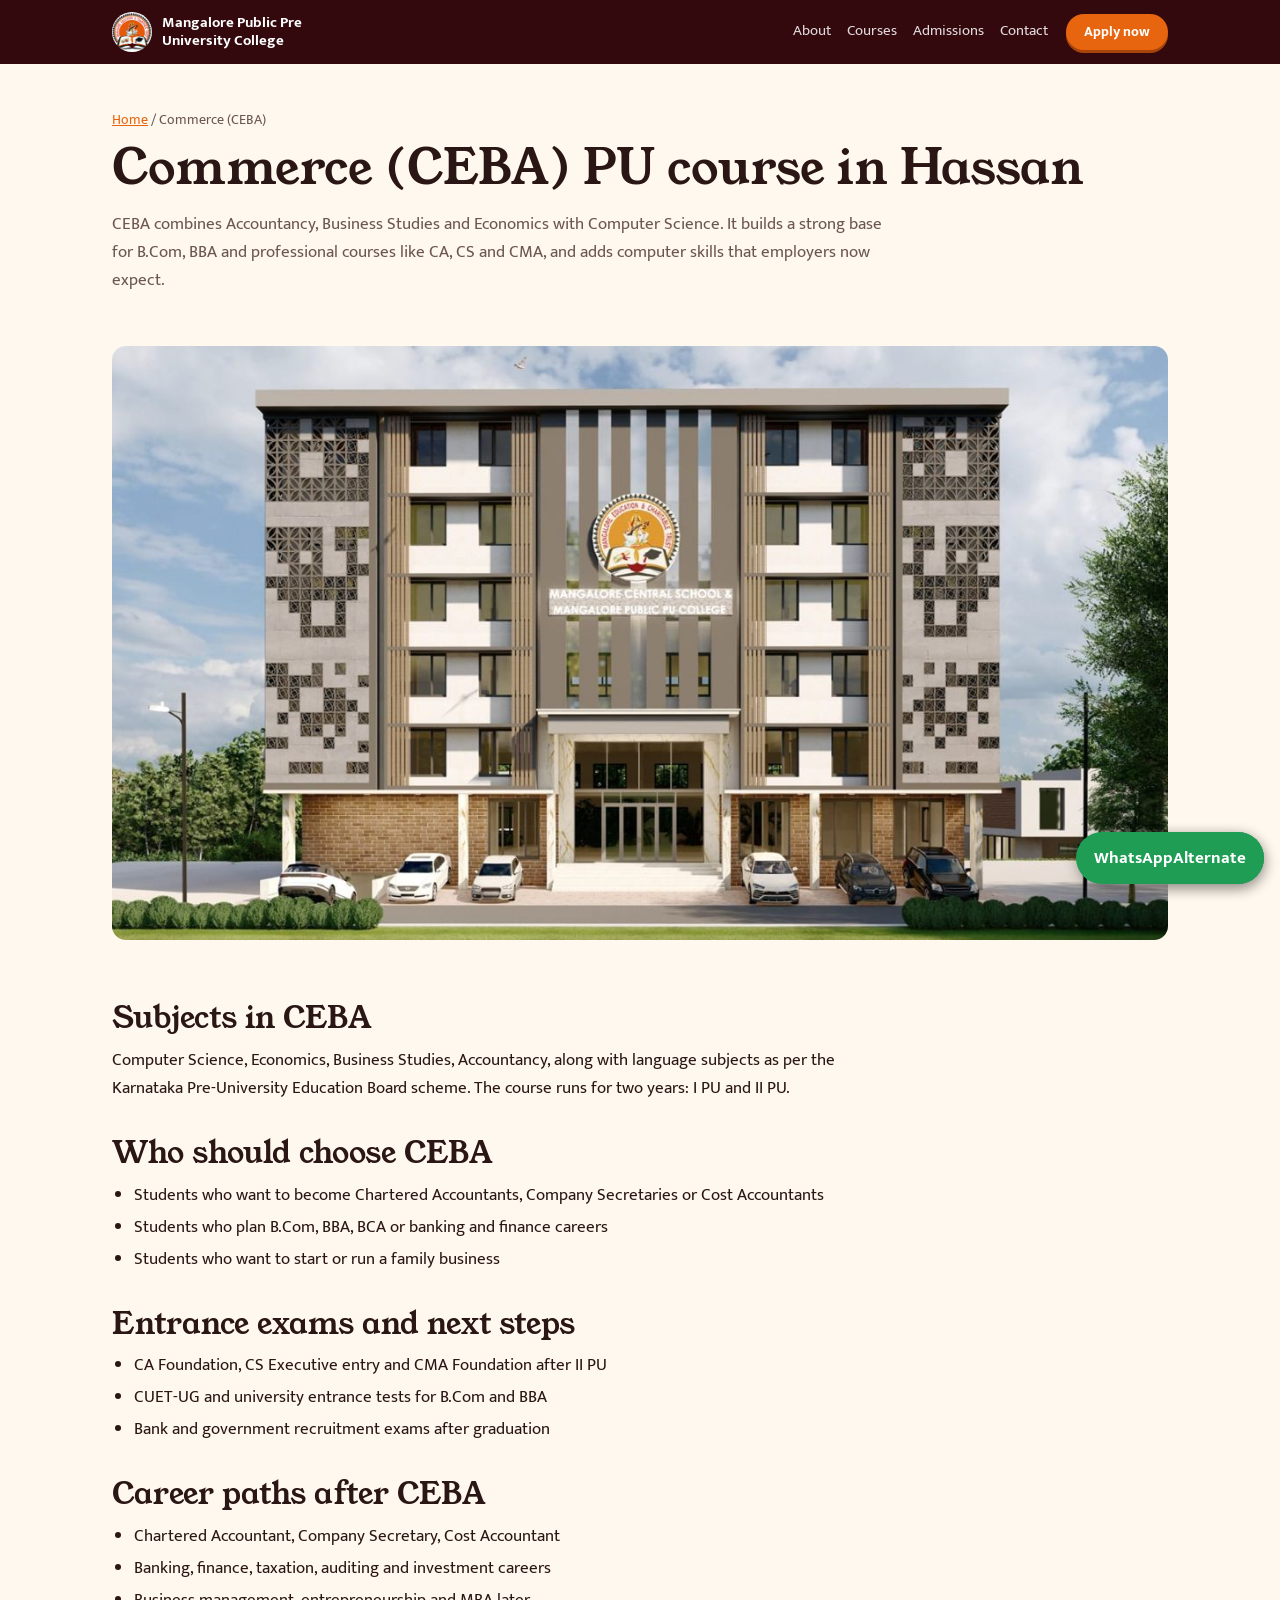
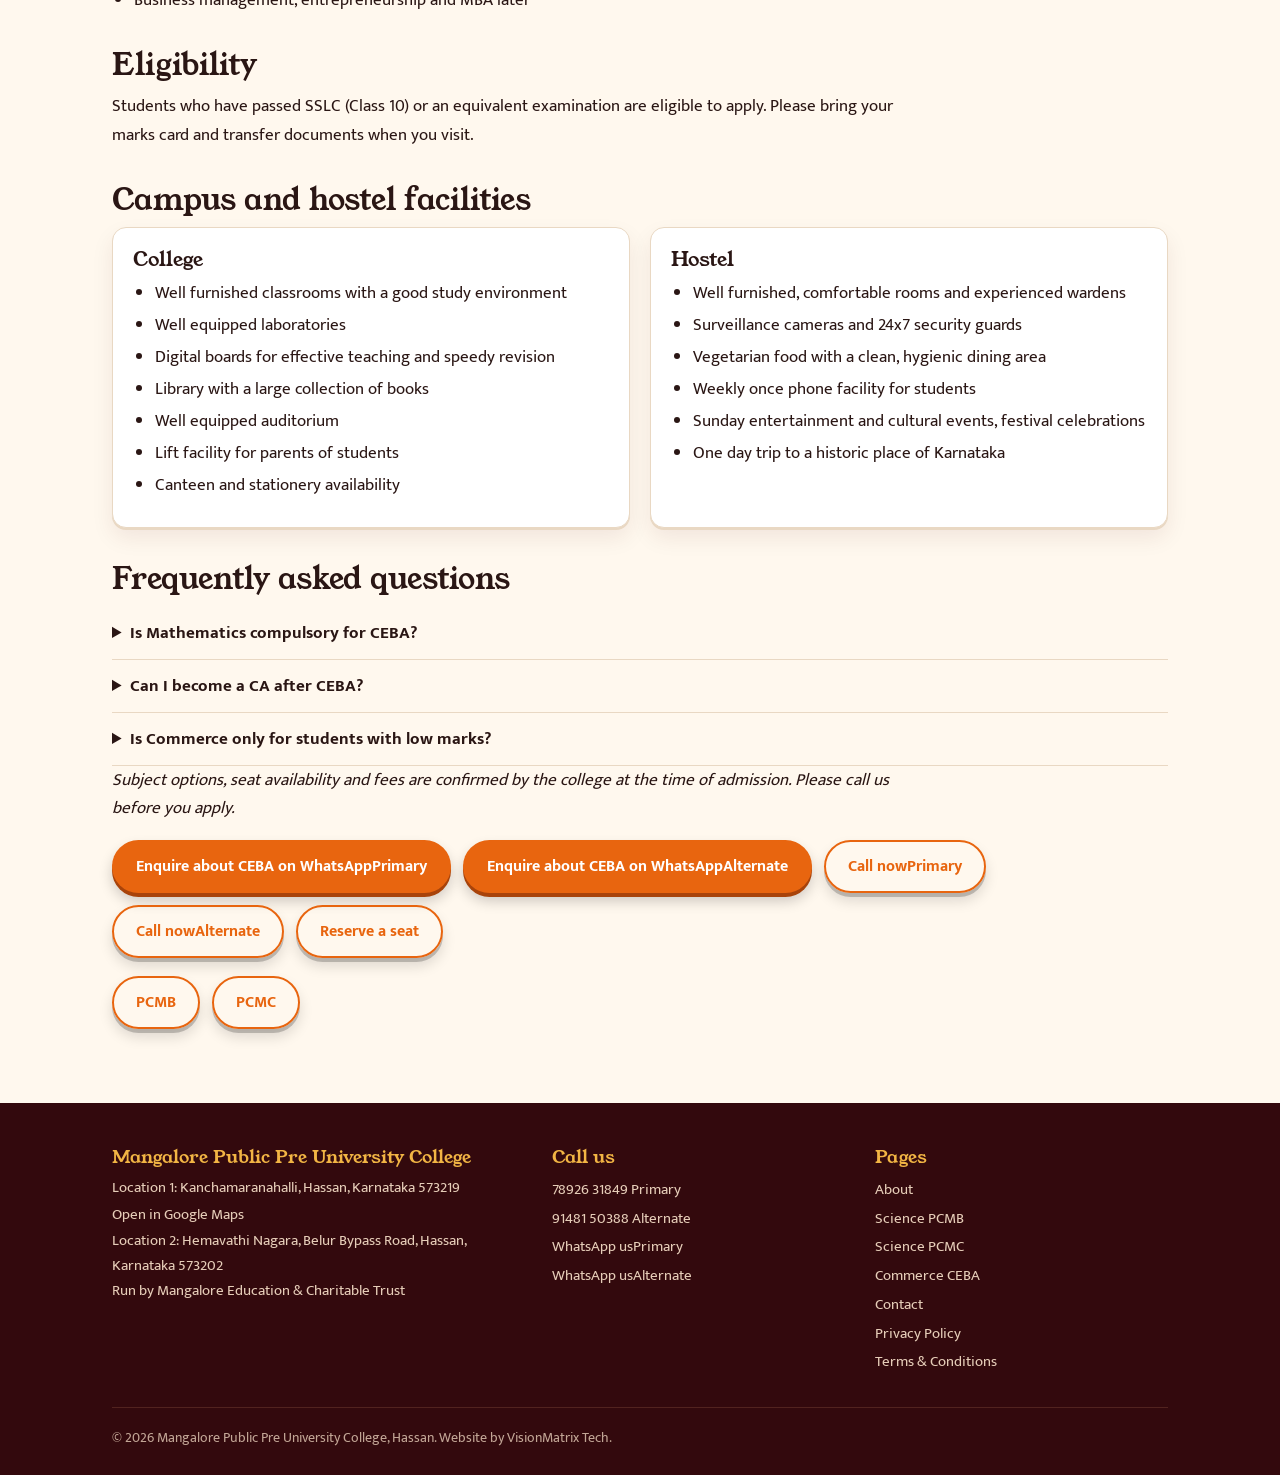
<file: commerce-ceba.html>
<!doctype html><html lang="en"><head><meta charset="utf-8"><meta name="viewport" content="width=device-width,initial-scale=1,viewport-fit=cover">
<title>CEBA PU Course in Hassan | Mangalore Public Pre University College</title><meta name="description" content="Commerce (CEBA) PU course in Hassan, Karnataka. Subjects: Computer Science, Economics, Business Studies, Accountancy. Admissions open at Mangalore Public PU College, Hassan. Hostel, library and labs."><link rel="canonical" href="https://mangalorepublicpreuniversitycolleges.com/commerce-ceba.html">
<meta property="og:title" content="CEBA PU Course in Hassan | Mangalore Public Pre University College"><meta property="og:description" content="Commerce (CEBA) PU course in Hassan, Karnataka. Subjects: Computer Science, Economics, Business Studies, Accountancy. Admissions open at Mangalore Public PU College, Hassan. Hostel, library and labs."><meta property="og:type" content="website"><meta property="og:url" content="https://mangalorepublicpreuniversitycolleges.com/commerce-ceba.html"><meta property="og:image" content="https://mangalorepublicpreuniversitycolleges.com/img/campus-front.jpg"><meta property="og:locale" content="en_IN">
<link rel="preconnect" href="https://fonts.googleapis.com"><link rel="stylesheet" href="https://fonts.googleapis.com/css2?family=Young+Serif&family=Mukta:wght@400;500;700&display=swap"><link rel="stylesheet" href="style.css"><link rel="canonical" href="https://mangalorepublicpreuniversitycolleges.com/"><link rel="stylesheet" href="style.css"><script type="application/ld+json">{"@context": "https://schema.org", "@type": "EducationalOrganization", "name": "Mangalore Public Pre University College", "alternateName": "Mangalore Public Pre University College, Hassan", "url": "https://mangalorepublicpreuniversitycolleges.com/", "logo": "https://mangalorepublicpreuniversitycolleges.com/img/logo.jpg", "image": "https://mangalorepublicpreuniversitycolleges.com/img/campus-front.jpg", "telephone": ["+917892631849", "+919148150388"], "parentOrganization": {"@type": "Organization", "name": "Mangalore Education & Charitable Trust"}, "address": [{"@type": "PostalAddress", "streetAddress": "Kanchamaranahalli", "addressLocality": "Hassan", "addressRegion": "Karnataka", "postalCode": "573219", "addressCountry": "IN"}, {"@type": "PostalAddress", "streetAddress": "Hemavathi Nagara, Belur Bypass Road", "addressLocality": "Hassan", "addressRegion": "Karnataka", "postalCode": "573202", "addressCountry": "IN"}]}</script><script type="application/ld+json">{"@context": "https://schema.org", "@type": "FAQPage", "mainEntity": [{"@type": "Question", "name": "Is Mathematics compulsory for CEBA?", "acceptedAnswer": {"@type": "Answer", "text": "No. CEBA does not include Mathematics. Computer Science is part of the combination."}}, {"@type": "Question", "name": "Can I become a CA after CEBA?", "acceptedAnswer": {"@type": "Answer", "text": "Yes. A student can register for CA Foundation after II PU, as per ICAI rules."}}, {"@type": "Question", "name": "Is Commerce only for students with low marks?", "acceptedAnswer": {"@type": "Answer", "text": "No. Commerce is a career path with its own entrance exams and professional courses, and it needs steady effort."}}]}</script><script type="application/ld+json">{"@context": "https://schema.org", "@type": "BreadcrumbList", "itemListElement": [{"@type": "ListItem", "position": 1, "name": "Home", "item": "https://mangalorepublicpreuniversitycolleges.com/"}, {"@type": "ListItem", "position": 2, "name": "Commerce (CEBA)", "item": "https://mangalorepublicpreuniversitycolleges.com/commerce-ceba.html"}]}</script></head><body><header><div class="w">
<a class="brand" href="index.html"><img src="img/logo.jpg" alt="Mangalore Education and Charitable Trust emblem"><span>Mangalore Public Pre<br>University College</span></a>
<nav aria-label="Main"><a href="about.html">About</a><a href="index.html#courses">Courses</a><a href="index.html#admissions">Admissions</a><a href="contact.html">Contact</a></nav>
<a class="btn" href="index.html#apply">Apply now</a>
<details class="mm"><summary>Menu</summary><nav aria-label="Mobile"><a href="about.html">About</a><a href="index.html#courses">Courses</a><a href="index.html#admissions">Admissions</a><a href="contact.html">Contact</a></nav></details>
</div></header><main id="top" class="page"><div class="w"><p class="crumb"><a href="index.html">Home</a> / Commerce (CEBA)</p><h1>Commerce (CEBA) PU course in Hassan</h1>
<p class="lead">CEBA combines Accountancy, Business Studies and Economics with Computer Science. It builds a strong base for B.Com, BBA and professional courses like CA, CS and CMA, and adds computer skills that employers now expect.</p><img class="himg" src="img/campus-front.jpg" alt="Mangalore Public PU College campus building, Hassan (architectural render)">
<h2>Subjects in CEBA</h2><p>Computer Science, Economics, Business Studies, Accountancy, along with language subjects as per the Karnataka Pre-University Education Board scheme. The course runs for two years: I PU and II PU.</p>
<h2>Who should choose CEBA</h2><ul><li>Students who want to become Chartered Accountants, Company Secretaries or Cost Accountants</li><li>Students who plan B.Com, BBA, BCA or banking and finance careers</li><li>Students who want to start or run a family business</li></ul><h2>Entrance exams and next steps</h2><ul><li>CA Foundation, CS Executive entry and CMA Foundation after II PU</li><li>CUET-UG and university entrance tests for B.Com and BBA</li><li>Bank and government recruitment exams after graduation</li></ul><h2>Career paths after CEBA</h2><ul><li>Chartered Accountant, Company Secretary, Cost Accountant</li><li>Banking, finance, taxation, auditing and investment careers</li><li>Business management, entrepreneurship and MBA later</li></ul>
<h2>Eligibility</h2><p>Students who have passed SSLC (Class 10) or an equivalent examination are eligible to apply. Please bring your marks card and transfer documents when you visit.</p>
<h2>Campus and hostel facilities</h2><div class="grid2"><div class="card"><h3>College</h3><ul><li>Well furnished classrooms with a good study environment</li><li>Well equipped laboratories</li><li>Digital boards for effective teaching and speedy revision</li><li>Library with a large collection of books</li><li>Well equipped auditorium</li><li>Lift facility for parents of students</li><li>Canteen and stationery availability</li></ul></div><div class="card"><h3>Hostel</h3><ul><li>Well furnished, comfortable rooms and experienced wardens</li><li>Surveillance cameras and 24x7 security guards</li><li>Vegetarian food with a clean, hygienic dining area</li><li>Weekly once phone facility for students</li><li>Sunday entertainment and cultural events, festival celebrations</li><li>One day trip to a historic place of Karnataka</li></ul></div></div><h2>Frequently asked questions</h2><div class="faq"><details><summary>Is Mathematics compulsory for CEBA?</summary><p>No. CEBA does not include Mathematics. Computer Science is part of the combination.</p></details><details><summary>Can I become a CA after CEBA?</summary><p>Yes. A student can register for CA Foundation after II PU, as per ICAI rules.</p></details><details><summary>Is Commerce only for students with low marks?</summary><p>No. Commerce is a career path with its own entrance exams and professional courses, and it needs steady effort.</p></details></div><p><em>Subject options, seat availability and fees are confirmed by the college at the time of admission. Please call us before you apply.</em></p><div class="row"><a class="btn" href="https://wa.me/917892631849?text=Hello%2C%20I%20want%20to%20enquire%20about%20Commerce%20%28CEBA%29%20admission%20for%202027-28.">Enquire about CEBA on WhatsApp<span class="tag">Primary</span></a><a class="btn" href="https://wa.me/919148150388?text=Hello%2C%20I%20want%20to%20enquire%20about%20Commerce%20%28CEBA%29%20admission%20for%202027-28.">Enquire about CEBA on WhatsApp<span class="tag">Alternate</span></a><a class="btn ghost" href="tel:+917892631849">Call now<span class="tag">Primary</span></a><a class="btn ghost" href="tel:+919148150388">Call now<span class="tag">Alternate</span></a><a class="btn ghost" href="index.html#apply">Reserve a seat</a></div><div class="row"><a class="btn ghost" href="science-pcmb.html">PCMB</a><a class="btn ghost" href="science-pcmc.html">PCMC</a></div></div></main><footer id="contact"><div class="w">
<div><h3>Mangalore Public Pre University College</h3><p>Location 1: Kanchamaranahalli, Hassan, Karnataka 573219</p><a href="https://maps.app.goo.gl/hFv1t4hXFunrWu17A?g_st=ac" rel="noopener">Open in Google Maps</a><p>Location 2: Hemavathi Nagara, Belur Bypass Road, Hassan, Karnataka 573202</p><p>Run by Mangalore Education &amp; Charitable Trust</p></div>
<div><h3>Call us</h3><a href="tel:+917892631849">78926 31849 <span class="tag">Primary</span></a><a href="tel:+919148150388">91481 50388 <span class="tag">Alternate</span></a><a href="https://wa.me/917892631849">WhatsApp us<span class="tag">Primary</span></a><a href="https://wa.me/919148150388">WhatsApp us<span class="tag">Alternate</span></a></div>
<div><h3>Pages</h3><a href="about.html">About</a><a href="science-pcmb.html">Science PCMB</a><a href="science-pcmc.html">Science PCMC</a><a href="commerce-ceba.html">Commerce CEBA</a><a href="contact.html">Contact</a><a href="privacy-policy.html">Privacy Policy</a><a href="terms-and-conditions.html">Terms &amp; Conditions</a></div>
<p class="copy">© 2026 Mangalore Public Pre University College, Hassan. Website by VisionMatrix Tech.</p>
</div></footer>
<div class="bar"><a href="tel:+917892631849">Call<span class="tag">Primary</span></a><a href="tel:+919148150388">Call<span class="tag">Alternate</span></a><a class="wa" href="https://wa.me/917892631849?text=Hello%2C%20I%20want%20to%20know%20about%20admissions">WhatsApp<span class="tag">Primary</span></a><a class="wa" href="https://wa.me/919148150388?text=Hello%2C%20I%20want%20to%20know%20about%20admissions">WhatsApp<span class="tag">Alternate</span></a></div>
<a class="fab" href="https://wa.me/917892631849?text=Hello%2C%20I%20want%20to%20know%20about%20admissions" aria-label="Chat on WhatsApp">WhatsApp<span class="tag">Primary</span></a><a class="fab fab2" href="https://wa.me/919148150388?text=Hello%2C%20I%20want%20to%20know%20about%20admissions" aria-label="Chat on WhatsApp">WhatsApp<span class="tag">Alternate</span></a></body></html>
</file>
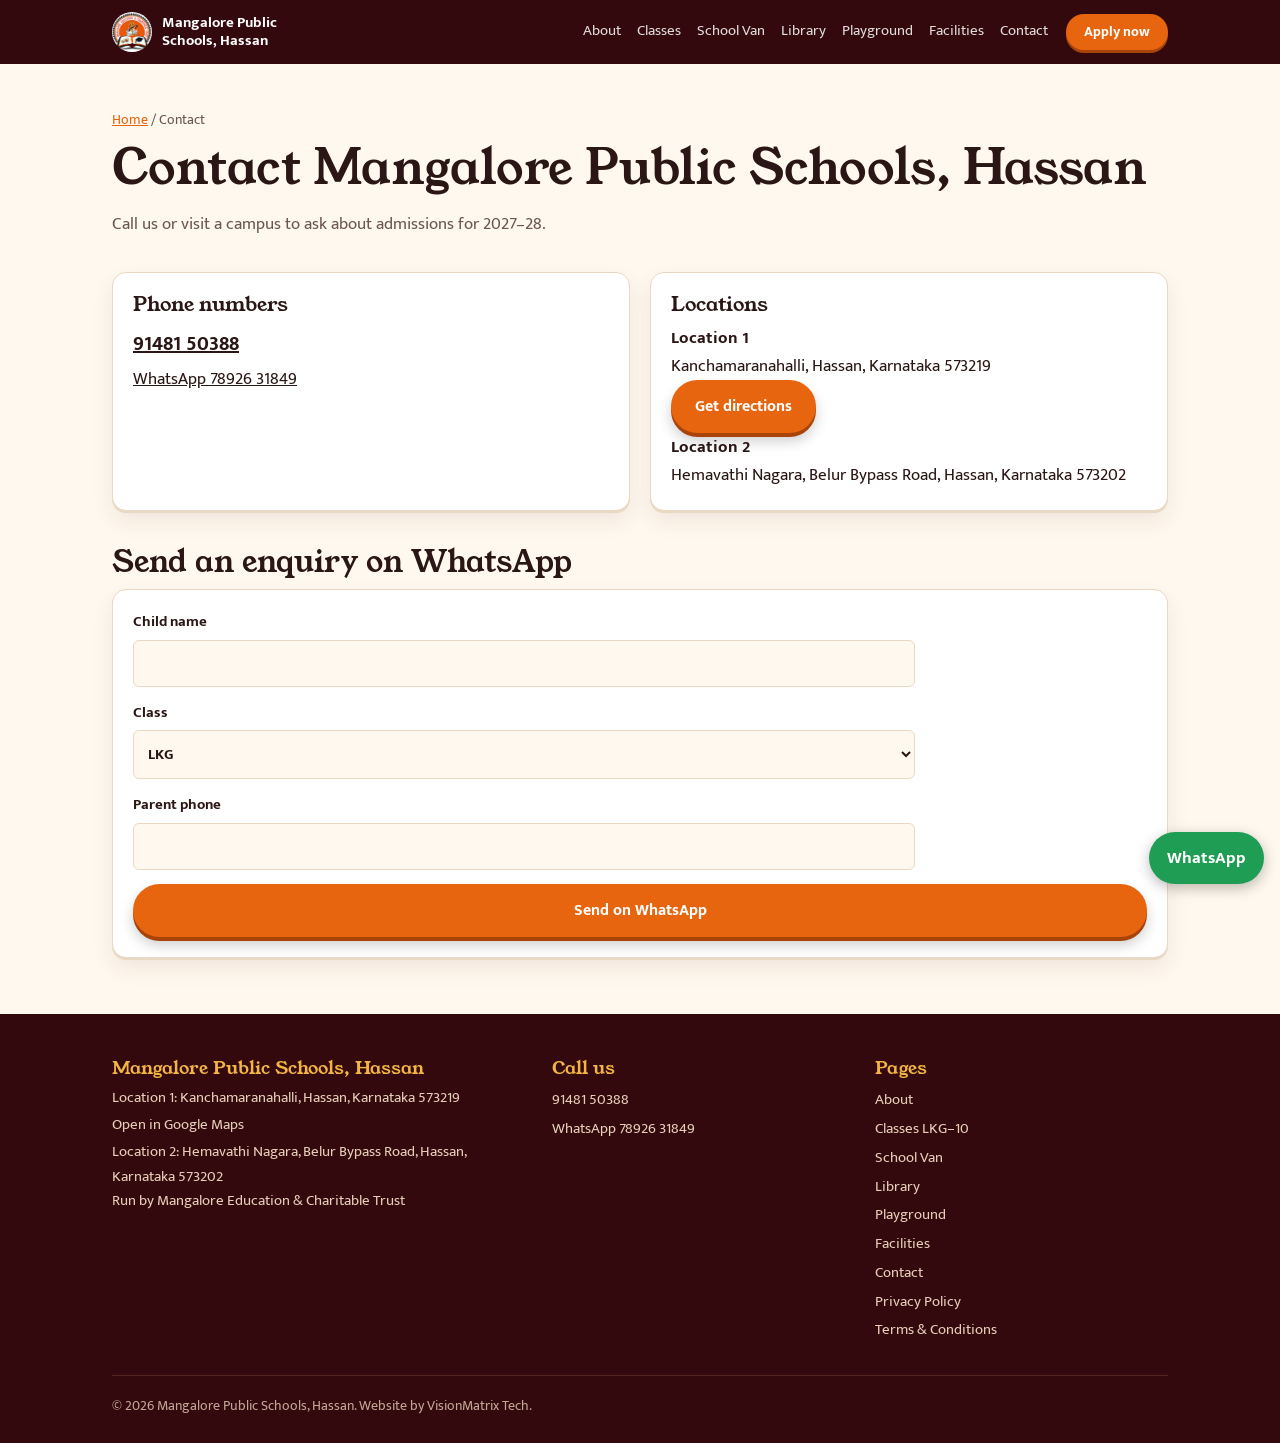
<file: contact.html>
<!doctype html><html lang="en"><head><meta charset="utf-8"><meta name="viewport" content="width=device-width,initial-scale=1,viewport-fit=cover">
<title>Contact | Mangalore Public Schools, Hassan</title><meta name="description" content="Contact Mangalore Public Schools, Hassan: phone numbers, two campus addresses in Hassan, directions and WhatsApp enquiry for 2027–28 admissions."><link rel="canonical" href="https://mangalorepublicschools.com/contact.html">
<meta property="og:title" content="Contact | Mangalore Public Schools, Hassan"><meta property="og:description" content="Contact Mangalore Public Schools, Hassan: phone numbers, two campus addresses in Hassan, directions and WhatsApp enquiry for 2027–28 admissions."><meta property="og:type" content="website"><meta property="og:url" content="https://mangalorepublicschools.com/contact.html"><meta property="og:image" content="https://mangalorepublicschools.com/img/campus-front.jpg"><meta property="og:locale" content="en_IN">
<link rel="preconnect" href="https://fonts.googleapis.com"><link rel="stylesheet" href="https://fonts.googleapis.com/css2?family=Young+Serif&family=Mukta:wght@400;500;700&display=swap"><link rel="stylesheet" href="style.css">
<script type="application/ld+json">{"@context":"https://schema.org","@type":"School","name":"Mangalore Public Schools","alternateName":"Mangalore Public Schools, Hassan","url":"https://mangalorepublicschools.com/","logo":"https://mangalorepublicschools.com/img/logo.jpg","image":"https://mangalorepublicschools.com/img/campus-front.jpg","description":"School in Hassan, Karnataka teaching LKG to Class 10, run by Mangalore Education & Charitable Trust.","telephone":["+917892631849","+919148150388"],"parentOrganization":{"@type":"Organization","name":"Mangalore Education & Charitable Trust"},"areaServed":{"@type":"AdministrativeArea","name":"Hassan district, Karnataka"},"address":[{"@type":"PostalAddress","streetAddress":"Kanchamaranahalli","addressLocality":"Hassan","addressRegion":"Karnataka","postalCode":"573219","addressCountry":"IN"},{"@type":"PostalAddress","streetAddress":"Hemavathi Nagara, Belur Bypass Road","addressLocality":"Hassan","addressRegion":"Karnataka","postalCode":"573202","addressCountry":"IN"}]}</script></head><body>
<header><div class="w">
<a class="brand" href="index.html"><img src="img/logo.jpg" alt="Mangalore Education and Charitable Trust emblem"><span>Mangalore Public<br>Schools, Hassan</span></a>
<nav aria-label="Main"><a href="about.html">About</a><a href="classes.html">Classes</a><a href="school-van.html">School Van</a><a href="library.html">Library</a><a href="playground.html">Playground</a><a href="facilities.html">Facilities</a><a href="contact.html">Contact</a></nav>
<a class="btn" href="index.html#apply">Apply now</a>
<details class="mm"><summary>Menu</summary><nav aria-label="Mobile"><a href="about.html">About</a><a href="classes.html">Classes</a><a href="school-van.html">School Van</a><a href="library.html">Library</a><a href="playground.html">Playground</a><a href="facilities.html">Facilities</a><a href="contact.html">Contact</a></nav></details>
</div></header>
<main id="top" class="page"><div class="w"><p class="crumb"><a href="index.html">Home</a> / Contact</p><h1>Contact Mangalore Public Schools, Hassan</h1>
<p class="lead">Call us or visit a campus to ask about admissions for 2027–28.</p>
<div class="grid2"><div class="card"><h3>Phone numbers</h3><a class="tel" href="tel:+919148150388">91481 50388</a><p><a href="https://wa.me/917892631849">WhatsApp 78926 31849</a></p></div>
<div class="card"><h3>Locations</h3><p><strong>Location 1</strong><br>Kanchamaranahalli, Hassan, Karnataka 573219<br><a class="btn" href="https://maps.app.goo.gl/hFv1t4hXFunrWu17A?g_st=ac" rel="noopener">Get directions</a></p><p><strong>Location 2</strong><br>Hemavathi Nagara, Belur Bypass Road, Hassan, Karnataka 573202</p></div></div>
<h2>Send an enquiry on WhatsApp</h2><form id="f2" class="card"><p><label>Child name<br><input name="n" required style="width:100%;padding:10px;font:inherit"></label></p><p><label>Class<br><select name="k" style="width:100%;padding:10px;font:inherit"><option>LKG</option><option>UKG</option><option>Class 1</option><option>Class 2</option><option>Class 3</option><option>Class 4</option><option>Class 5</option><option>Class 6</option><option>Class 7</option><option>Class 8</option><option>Class 9</option><option>Class 10</option></select></label></p><p><label>Parent phone<br><input name="p" type="tel" required style="width:100%;padding:10px;font:inherit"></label></p><button class="btn" type="submit">Send on WhatsApp</button></form>
<script>document.getElementById('f2').addEventListener('submit',function(e){e.preventDefault();var d=new FormData(this);window.open('https://wa.me/917892631849?text='+encodeURIComponent('School admission enquiry for 2027-28.\nChild: '+d.get('n')+'\nClass: '+d.get('k')+'\nParent phone: '+d.get('p')),'_blank');});</script>
</div></main>
<footer id="contact"><div class="w">
<div><h3>Mangalore Public Schools, Hassan</h3><p>Location 1: Kanchamaranahalli, Hassan, Karnataka 573219</p><a href="https://maps.app.goo.gl/hFv1t4hXFunrWu17A?g_st=ac" rel="noopener">Open in Google Maps</a><p>Location 2: Hemavathi Nagara, Belur Bypass Road, Hassan, Karnataka 573202</p><p>Run by Mangalore Education &amp; Charitable Trust</p></div>
<div><h3>Call us</h3><a href="tel:+919148150388">91481 50388</a><a href="https://wa.me/917892631849">WhatsApp 78926 31849</a></div>
<div><h3>Pages</h3><a href="about.html">About</a><a href="classes.html">Classes LKG–10</a><a href="school-van.html">School Van</a><a href="library.html">Library</a><a href="playground.html">Playground</a><a href="facilities.html">Facilities</a><a href="contact.html">Contact</a><a href="privacy-policy.html">Privacy Policy</a><a href="terms-and-conditions.html">Terms &amp; Conditions</a></div>
<p class="copy">© 2026 Mangalore Public Schools, Hassan. Website by VisionMatrix Tech.</p>
</div></footer>
<div class="bar"><a href="tel:+919148150388">Call</a><a class="wa" href="https://wa.me/917892631849?text=Hello%2C%20I%20want%20to%20know%20about%20school%20admissions">WhatsApp</a><a class="ap" href="index.html#apply">Apply</a></div>
<a class="fab" href="https://wa.me/917892631849?text=Hello%2C%20I%20want%20to%20know%20about%20school%20admissions" aria-label="Chat on WhatsApp">WhatsApp</a>
<div class="bar"><a href="tel:+919148150388">Call</a><a class="wa" href="https://wa.me/917892631849?text=Hello%2C%20I%20want%20to%20know%20about%20school%20admissions">WhatsApp</a><a class="ap" href="index.html#apply">Apply</a></div>
</body></html>
</file>
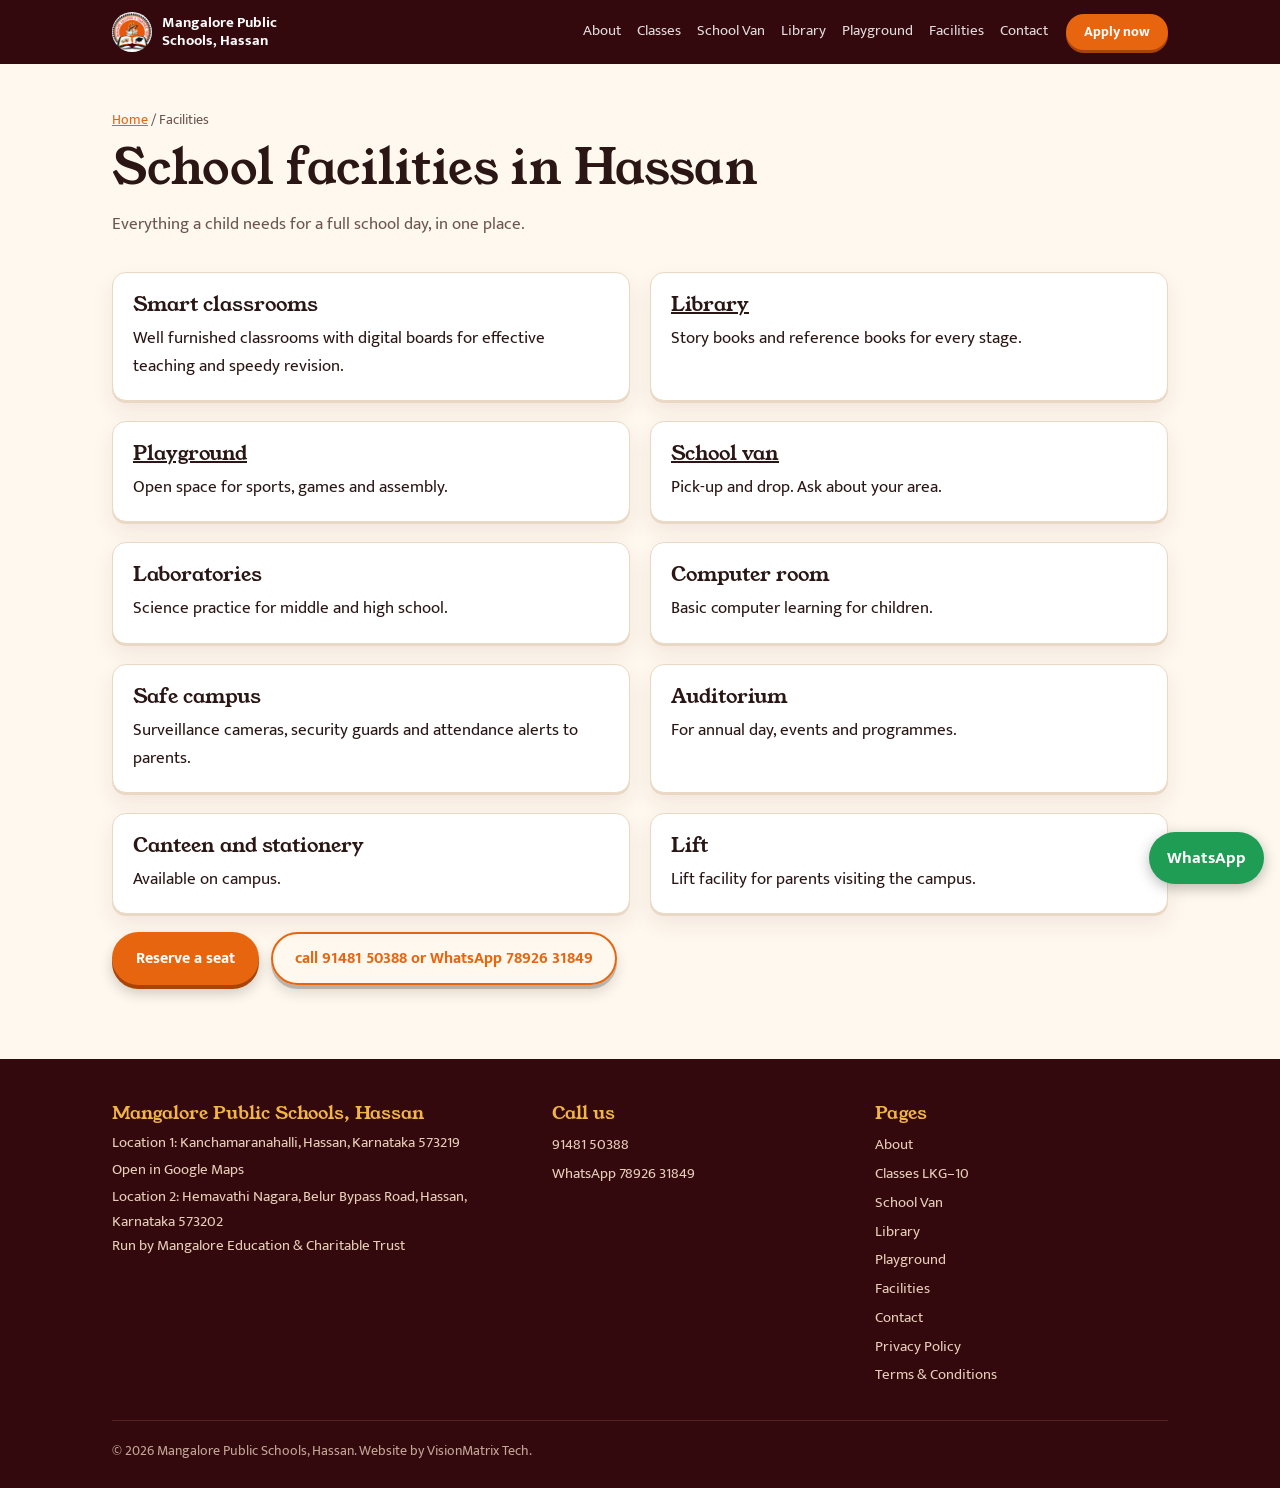
<file: facilities.html>
<!doctype html><html lang="en"><head><meta charset="utf-8"><meta name="viewport" content="width=device-width,initial-scale=1,viewport-fit=cover">
<title>School Facilities | Mangalore Public Schools, Hassan</title><meta name="description" content="School facilities at Mangalore Public Schools, Hassan: digital boards, library, playground, school van, labs, computer room, canteen, security and more."><link rel="canonical" href="https://mangalorepublicschools.com/facilities.html">
<meta property="og:title" content="School Facilities | Mangalore Public Schools, Hassan"><meta property="og:description" content="School facilities at Mangalore Public Schools, Hassan: digital boards, library, playground, school van, labs, computer room, canteen, security and more."><meta property="og:type" content="website"><meta property="og:url" content="https://mangalorepublicschools.com/facilities.html"><meta property="og:image" content="https://mangalorepublicschools.com/img/campus-front.jpg"><meta property="og:locale" content="en_IN">
<link rel="preconnect" href="https://fonts.googleapis.com"><link rel="stylesheet" href="https://fonts.googleapis.com/css2?family=Young+Serif&family=Mukta:wght@400;500;700&display=swap"><link rel="stylesheet" href="style.css">
<script type="application/ld+json">{"@context":"https://schema.org","@type":"School","name":"Mangalore Public Schools","alternateName":"Mangalore Public Schools, Hassan","url":"https://mangalorepublicschools.com/","logo":"https://mangalorepublicschools.com/img/logo.jpg","image":"https://mangalorepublicschools.com/img/campus-front.jpg","description":"School in Hassan, Karnataka teaching LKG to Class 10, run by Mangalore Education & Charitable Trust.","telephone":["+917892631849","+919148150388"],"parentOrganization":{"@type":"Organization","name":"Mangalore Education & Charitable Trust"},"areaServed":{"@type":"AdministrativeArea","name":"Hassan district, Karnataka"},"address":[{"@type":"PostalAddress","streetAddress":"Kanchamaranahalli","addressLocality":"Hassan","addressRegion":"Karnataka","postalCode":"573219","addressCountry":"IN"},{"@type":"PostalAddress","streetAddress":"Hemavathi Nagara, Belur Bypass Road","addressLocality":"Hassan","addressRegion":"Karnataka","postalCode":"573202","addressCountry":"IN"}]}</script></head><body>
<header><div class="w">
<a class="brand" href="index.html"><img src="img/logo.jpg" alt="Mangalore Education and Charitable Trust emblem"><span>Mangalore Public<br>Schools, Hassan</span></a>
<nav aria-label="Main"><a href="about.html">About</a><a href="classes.html">Classes</a><a href="school-van.html">School Van</a><a href="library.html">Library</a><a href="playground.html">Playground</a><a href="facilities.html">Facilities</a><a href="contact.html">Contact</a></nav>
<a class="btn" href="index.html#apply">Apply now</a>
<details class="mm"><summary>Menu</summary><nav aria-label="Mobile"><a href="about.html">About</a><a href="classes.html">Classes</a><a href="school-van.html">School Van</a><a href="library.html">Library</a><a href="playground.html">Playground</a><a href="facilities.html">Facilities</a><a href="contact.html">Contact</a></nav></details>
</div></header>
<main id="top" class="page"><div class="w"><p class="crumb"><a href="index.html">Home</a> / Facilities</p><h1>School facilities in Hassan</h1>
<p class="lead">Everything a child needs for a full school day, in one place.</p>
<div class="grid2">
<div class="card"><h3>Smart classrooms</h3><p>Well furnished classrooms with digital boards for effective teaching and speedy revision.</p></div>
<div class="card"><h3><a href="library.html">Library</a></h3><p>Story books and reference books for every stage.</p></div>
<div class="card"><h3><a href="playground.html">Playground</a></h3><p>Open space for sports, games and assembly.</p></div>
<div class="card"><h3><a href="school-van.html">School van</a></h3><p>Pick-up and drop. Ask about your area.</p></div>
<div class="card"><h3>Laboratories</h3><p>Science practice for middle and high school.</p></div>
<div class="card"><h3>Computer room</h3><p>Basic computer learning for children.</p></div>
<div class="card"><h3>Safe campus</h3><p>Surveillance cameras, security guards and attendance alerts to parents.</p></div>
<div class="card"><h3>Auditorium</h3><p>For annual day, events and programmes.</p></div>
<div class="card"><h3>Canteen and stationery</h3><p>Available on campus.</p></div>
<div class="card"><h3>Lift</h3><p>Lift facility for parents visiting the campus.</p></div>
</div><div class="row"><a class="btn" href="index.html#apply">Reserve a seat</a><a class="btn ghost" href="tel:+919148150388">call 91481 50388 or WhatsApp 78926 31849</a></div>
</div></main>
<footer id="contact"><div class="w">
<div><h3>Mangalore Public Schools, Hassan</h3><p>Location 1: Kanchamaranahalli, Hassan, Karnataka 573219</p><a href="https://maps.app.goo.gl/hFv1t4hXFunrWu17A?g_st=ac" rel="noopener">Open in Google Maps</a><p>Location 2: Hemavathi Nagara, Belur Bypass Road, Hassan, Karnataka 573202</p><p>Run by Mangalore Education &amp; Charitable Trust</p></div>
<div><h3>Call us</h3><a href="tel:+919148150388">91481 50388</a><a href="https://wa.me/917892631849">WhatsApp 78926 31849</a></div>
<div><h3>Pages</h3><a href="about.html">About</a><a href="classes.html">Classes LKG–10</a><a href="school-van.html">School Van</a><a href="library.html">Library</a><a href="playground.html">Playground</a><a href="facilities.html">Facilities</a><a href="contact.html">Contact</a><a href="privacy-policy.html">Privacy Policy</a><a href="terms-and-conditions.html">Terms &amp; Conditions</a></div>
<p class="copy">© 2026 Mangalore Public Schools, Hassan. Website by VisionMatrix Tech.</p>
</div></footer>
<div class="bar"><a href="tel:+919148150388">Call</a><a class="wa" href="https://wa.me/917892631849?text=Hello%2C%20I%20want%20to%20know%20about%20school%20admissions">WhatsApp</a><a class="ap" href="index.html#apply">Apply</a></div>
<a class="fab" href="https://wa.me/917892631849?text=Hello%2C%20I%20want%20to%20know%20about%20school%20admissions" aria-label="Chat on WhatsApp">WhatsApp</a>
<div class="bar"><a href="tel:+919148150388">Call</a><a class="wa" href="https://wa.me/917892631849?text=Hello%2C%20I%20want%20to%20know%20about%20school%20admissions">WhatsApp</a><a class="ap" href="index.html#apply">Apply</a></div>
</body></html>
</file>
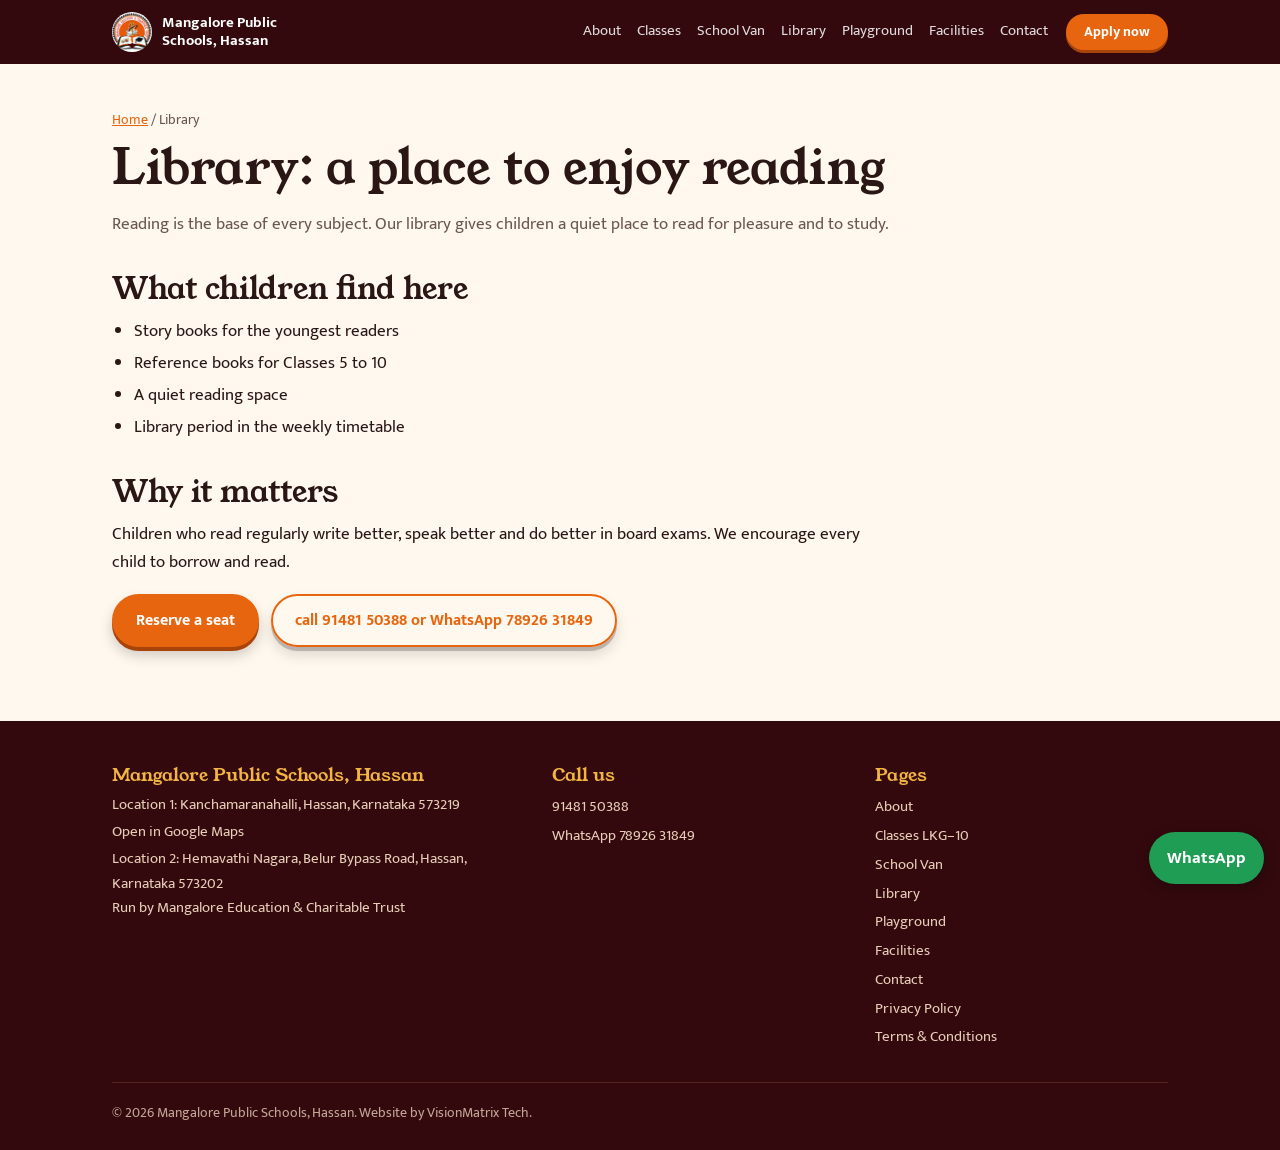
<file: library.html>
<!doctype html><html lang="en"><head><meta charset="utf-8"><meta name="viewport" content="width=device-width,initial-scale=1,viewport-fit=cover">
<title>School Library | Mangalore Public Schools, Hassan</title><meta name="description" content="Library at Mangalore Public Schools, Hassan: story books and reference books for children from LKG to Class 10."><link rel="canonical" href="https://mangalorepublicschools.com/library.html">
<meta property="og:title" content="School Library | Mangalore Public Schools, Hassan"><meta property="og:description" content="Library at Mangalore Public Schools, Hassan: story books and reference books for children from LKG to Class 10."><meta property="og:type" content="website"><meta property="og:url" content="https://mangalorepublicschools.com/library.html"><meta property="og:image" content="https://mangalorepublicschools.com/img/campus-front.jpg"><meta property="og:locale" content="en_IN">
<link rel="preconnect" href="https://fonts.googleapis.com"><link rel="stylesheet" href="https://fonts.googleapis.com/css2?family=Young+Serif&family=Mukta:wght@400;500;700&display=swap"><link rel="stylesheet" href="style.css">
<script type="application/ld+json">{"@context":"https://schema.org","@type":"School","name":"Mangalore Public Schools","alternateName":"Mangalore Public Schools, Hassan","url":"https://mangalorepublicschools.com/","logo":"https://mangalorepublicschools.com/img/logo.jpg","image":"https://mangalorepublicschools.com/img/campus-front.jpg","description":"School in Hassan, Karnataka teaching LKG to Class 10, run by Mangalore Education & Charitable Trust.","telephone":["+917892631849","+919148150388"],"parentOrganization":{"@type":"Organization","name":"Mangalore Education & Charitable Trust"},"areaServed":{"@type":"AdministrativeArea","name":"Hassan district, Karnataka"},"address":[{"@type":"PostalAddress","streetAddress":"Kanchamaranahalli","addressLocality":"Hassan","addressRegion":"Karnataka","postalCode":"573219","addressCountry":"IN"},{"@type":"PostalAddress","streetAddress":"Hemavathi Nagara, Belur Bypass Road","addressLocality":"Hassan","addressRegion":"Karnataka","postalCode":"573202","addressCountry":"IN"}]}</script></head><body>
<header><div class="w">
<a class="brand" href="index.html"><img src="img/logo.jpg" alt="Mangalore Education and Charitable Trust emblem"><span>Mangalore Public<br>Schools, Hassan</span></a>
<nav aria-label="Main"><a href="about.html">About</a><a href="classes.html">Classes</a><a href="school-van.html">School Van</a><a href="library.html">Library</a><a href="playground.html">Playground</a><a href="facilities.html">Facilities</a><a href="contact.html">Contact</a></nav>
<a class="btn" href="index.html#apply">Apply now</a>
<details class="mm"><summary>Menu</summary><nav aria-label="Mobile"><a href="about.html">About</a><a href="classes.html">Classes</a><a href="school-van.html">School Van</a><a href="library.html">Library</a><a href="playground.html">Playground</a><a href="facilities.html">Facilities</a><a href="contact.html">Contact</a></nav></details>
</div></header>
<main id="top" class="page"><div class="w"><p class="crumb"><a href="index.html">Home</a> / Library</p><h1>Library: a place to enjoy reading</h1>
<p class="lead">Reading is the base of every subject. Our library gives children a quiet place to read for pleasure and to study.</p>
<h2>What children find here</h2><ul><li>Story books for the youngest readers</li><li>Reference books for Classes 5 to 10</li><li>A quiet reading space</li><li>Library period in the weekly timetable</li></ul>
<h2>Why it matters</h2><p>Children who read regularly write better, speak better and do better in board exams. We encourage every child to borrow and read.</p>
<div class="row"><a class="btn" href="index.html#apply">Reserve a seat</a><a class="btn ghost" href="tel:+919148150388">call 91481 50388 or WhatsApp 78926 31849</a></div>
</div></main>
<footer id="contact"><div class="w">
<div><h3>Mangalore Public Schools, Hassan</h3><p>Location 1: Kanchamaranahalli, Hassan, Karnataka 573219</p><a href="https://maps.app.goo.gl/hFv1t4hXFunrWu17A?g_st=ac" rel="noopener">Open in Google Maps</a><p>Location 2: Hemavathi Nagara, Belur Bypass Road, Hassan, Karnataka 573202</p><p>Run by Mangalore Education &amp; Charitable Trust</p></div>
<div><h3>Call us</h3><a href="tel:+919148150388">91481 50388</a><a href="https://wa.me/917892631849">WhatsApp 78926 31849</a></div>
<div><h3>Pages</h3><a href="about.html">About</a><a href="classes.html">Classes LKG–10</a><a href="school-van.html">School Van</a><a href="library.html">Library</a><a href="playground.html">Playground</a><a href="facilities.html">Facilities</a><a href="contact.html">Contact</a><a href="privacy-policy.html">Privacy Policy</a><a href="terms-and-conditions.html">Terms &amp; Conditions</a></div>
<p class="copy">© 2026 Mangalore Public Schools, Hassan. Website by VisionMatrix Tech.</p>
</div></footer>
<div class="bar"><a href="tel:+919148150388">Call</a><a class="wa" href="https://wa.me/917892631849?text=Hello%2C%20I%20want%20to%20know%20about%20school%20admissions">WhatsApp</a><a class="ap" href="index.html#apply">Apply</a></div>
<a class="fab" href="https://wa.me/917892631849?text=Hello%2C%20I%20want%20to%20know%20about%20school%20admissions" aria-label="Chat on WhatsApp">WhatsApp</a>
<div class="bar"><a href="tel:+919148150388">Call</a><a class="wa" href="https://wa.me/917892631849?text=Hello%2C%20I%20want%20to%20know%20about%20school%20admissions">WhatsApp</a><a class="ap" href="index.html#apply">Apply</a></div>
</body></html>
</file>
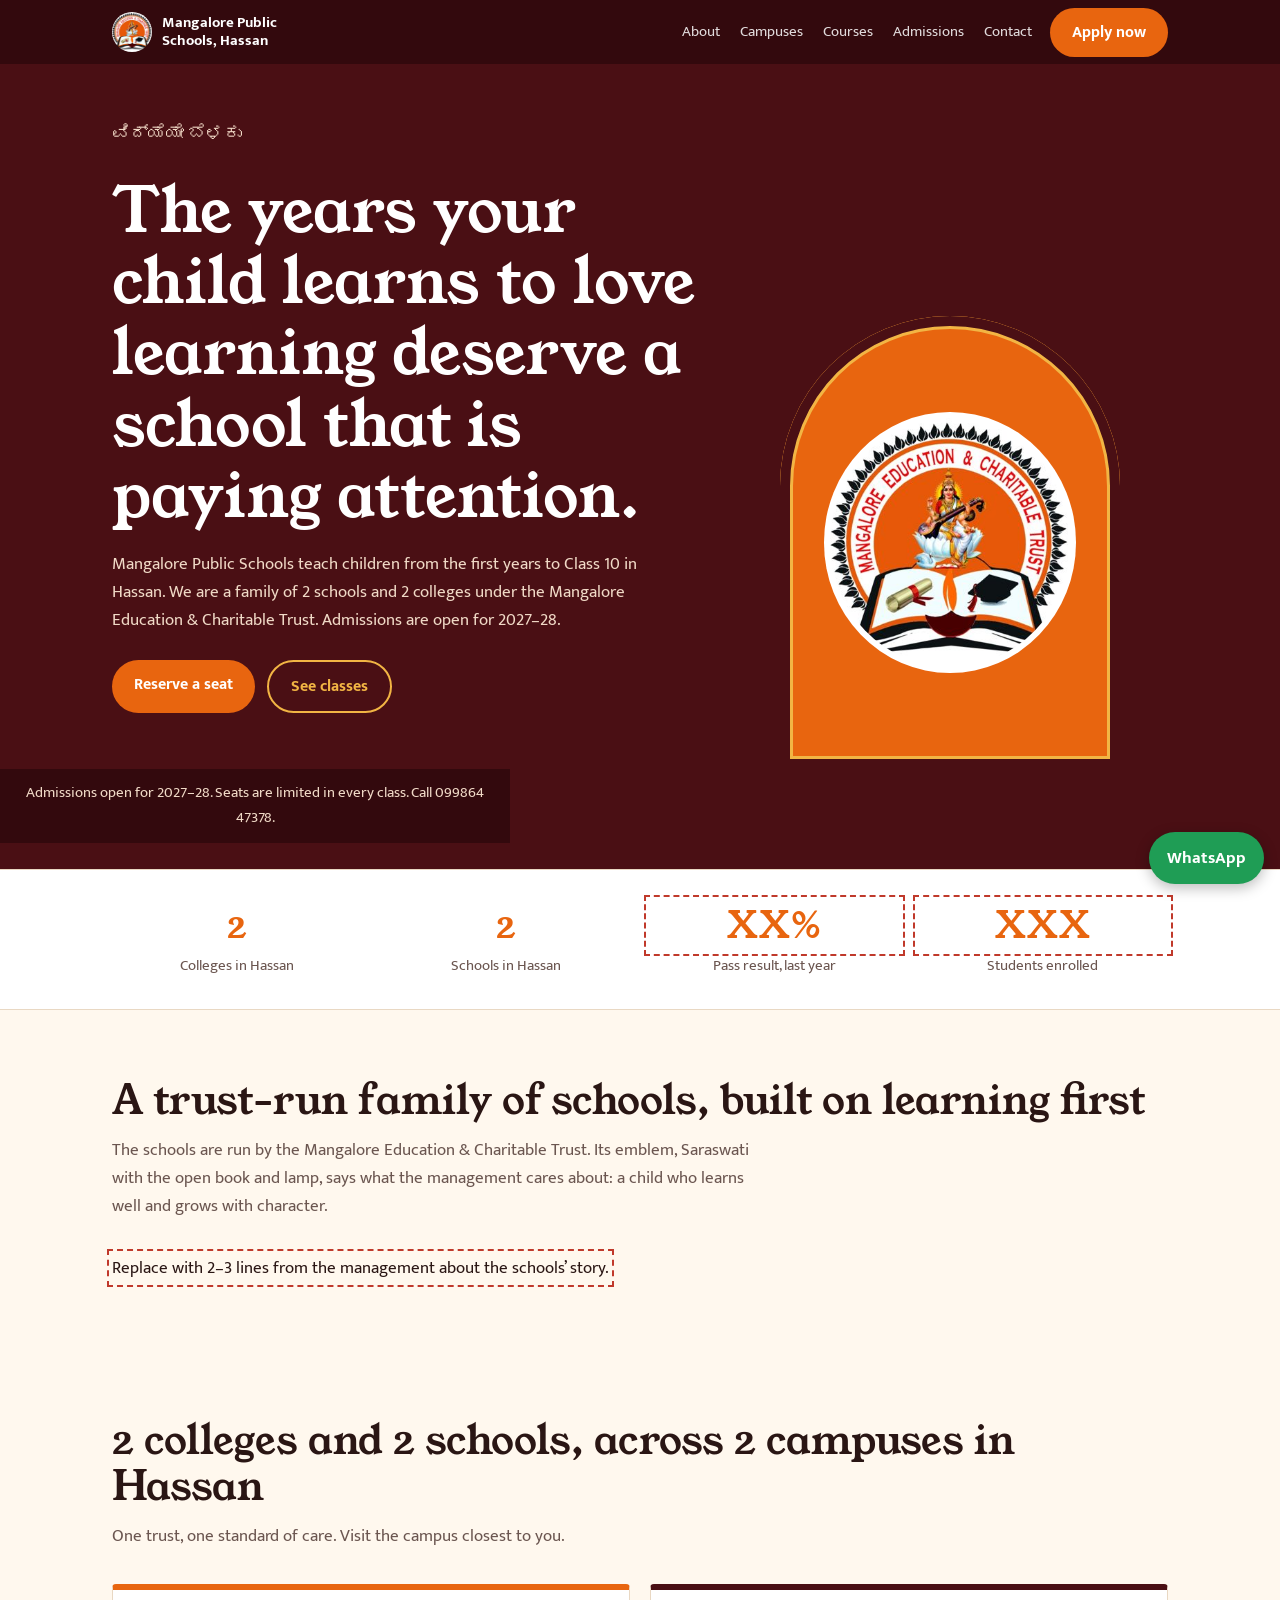
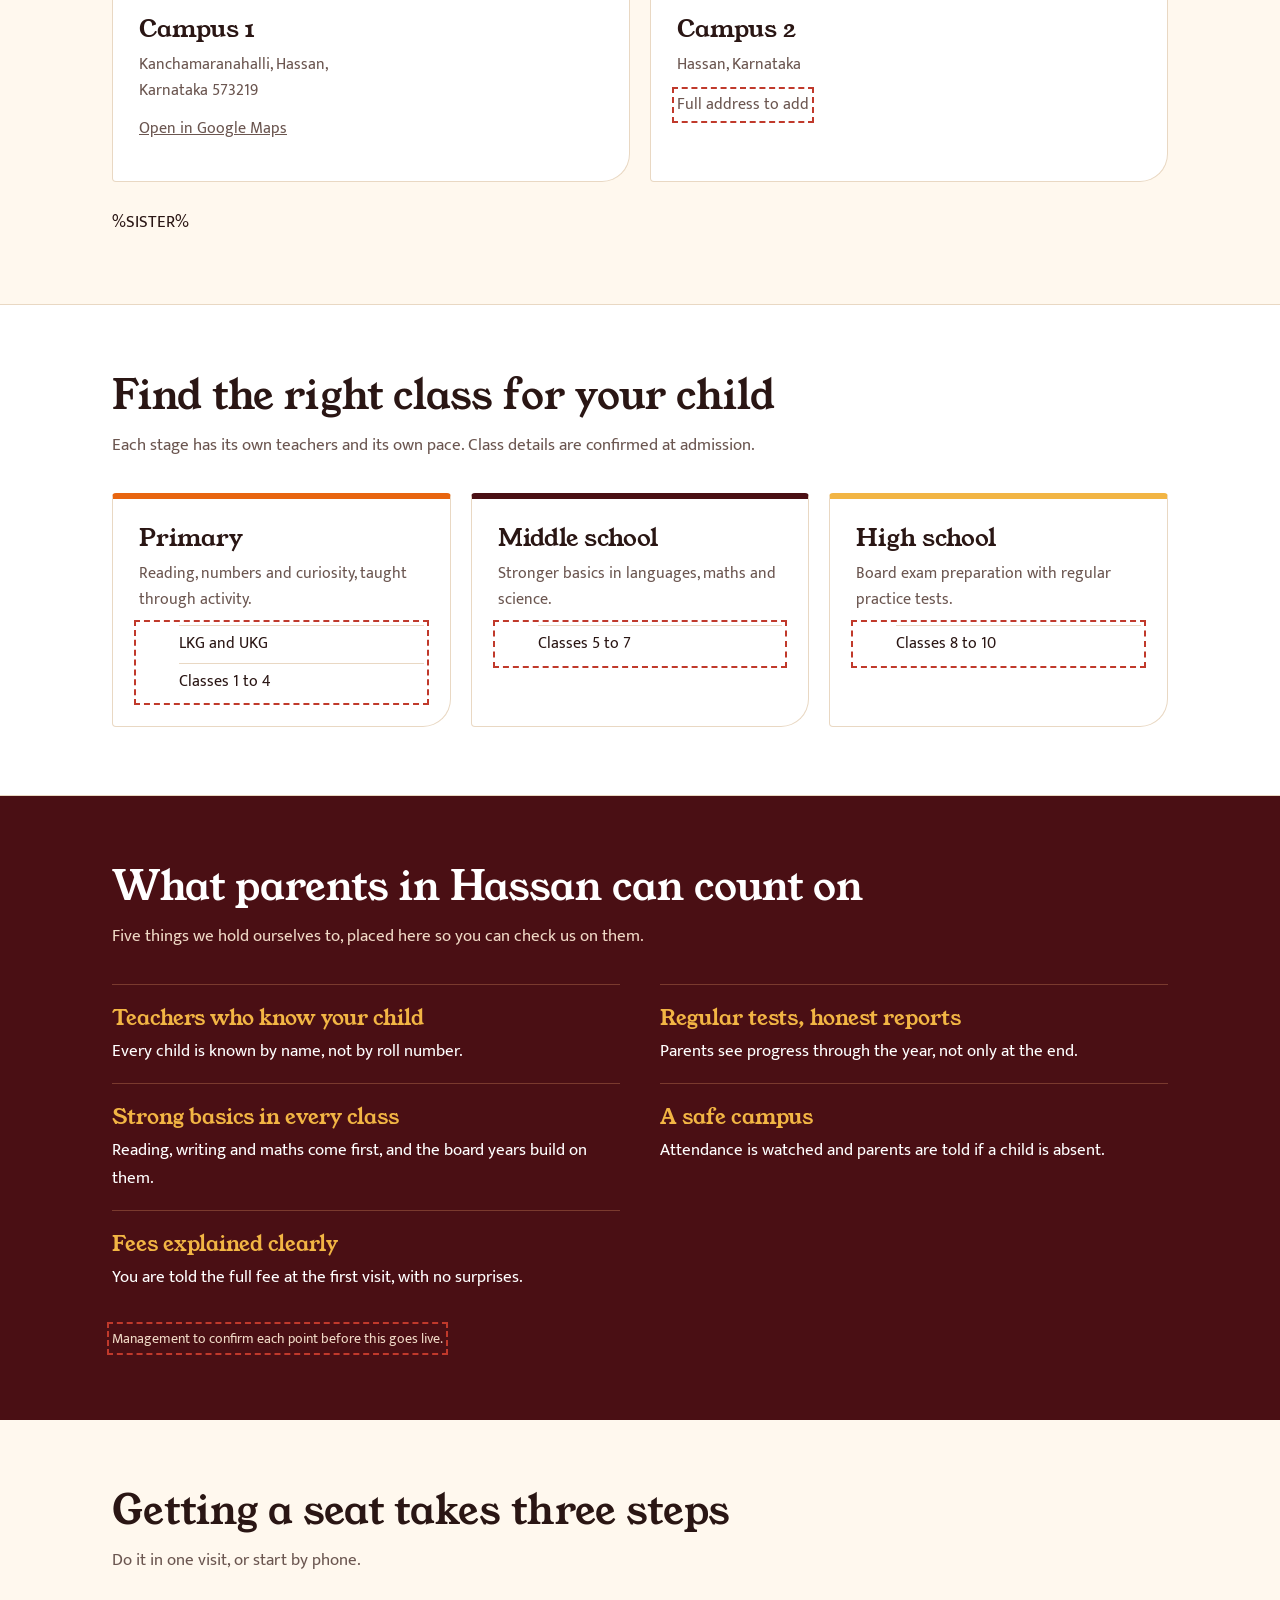
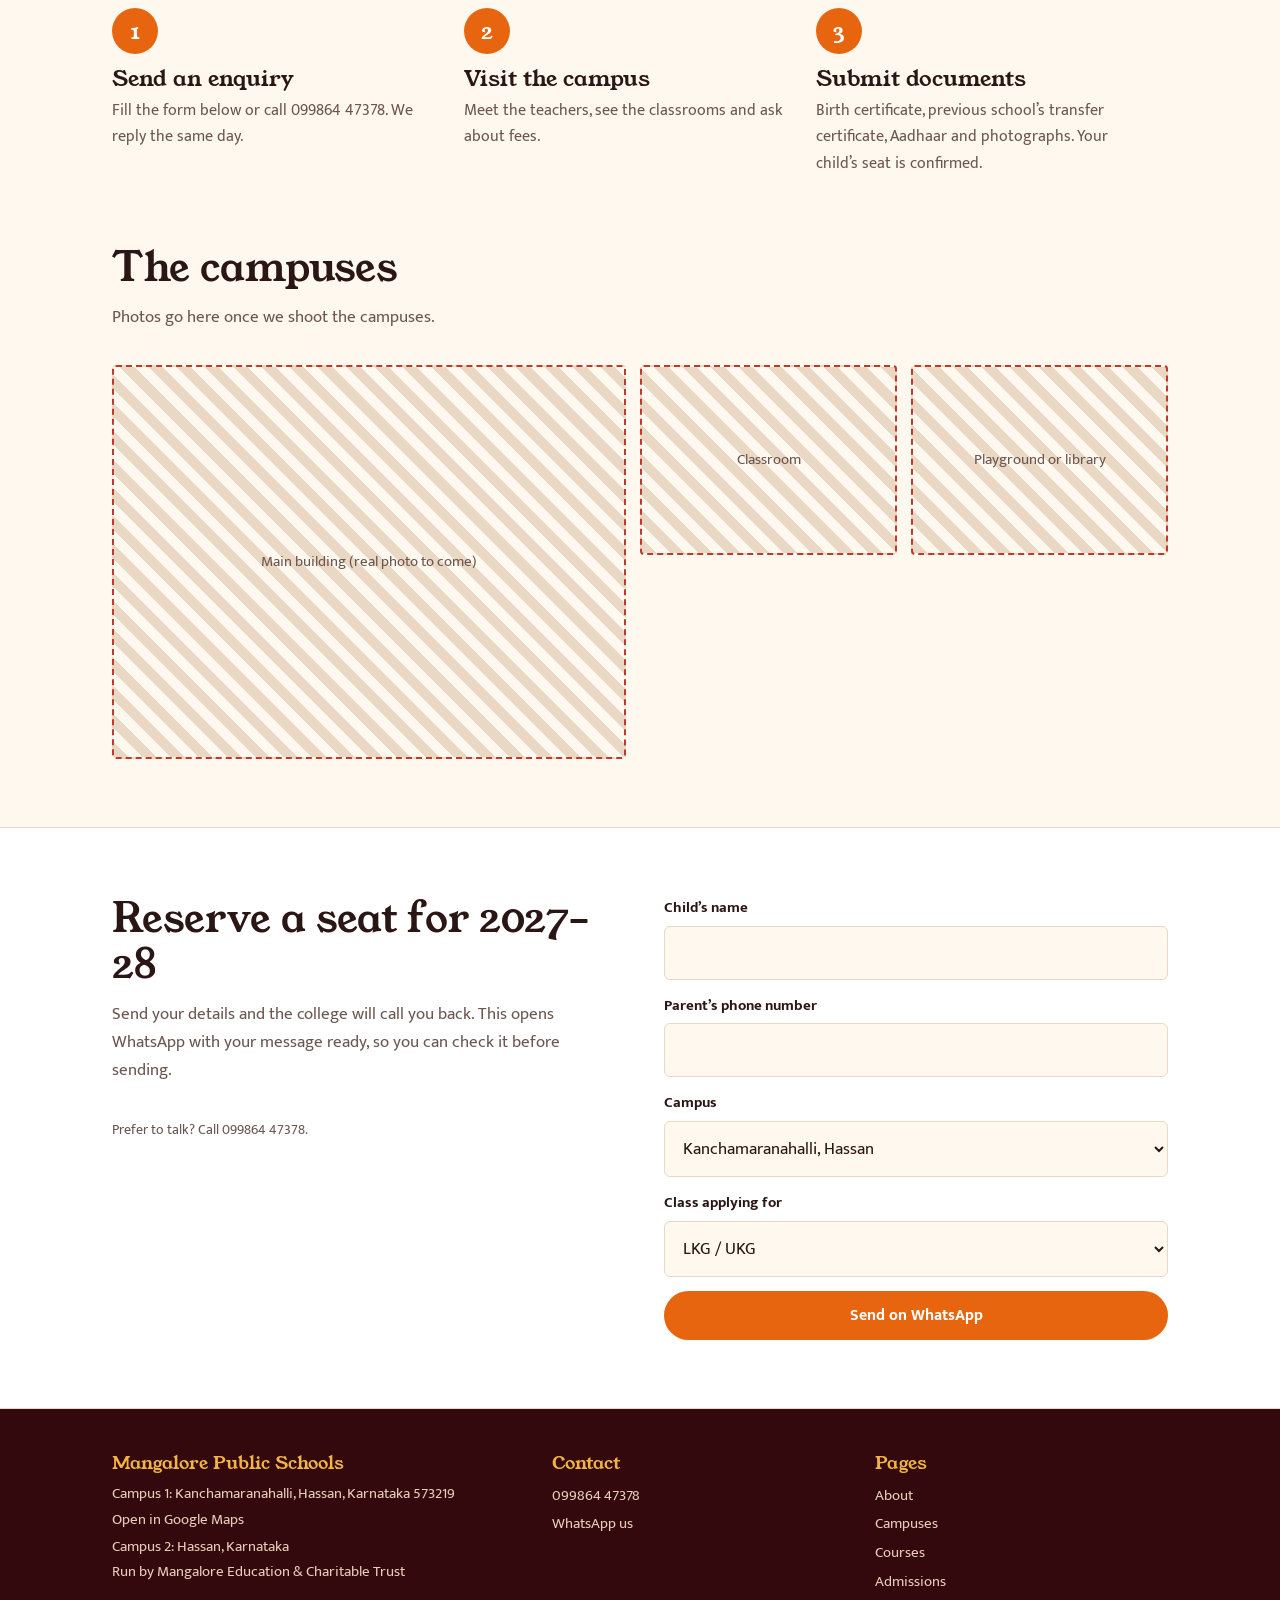
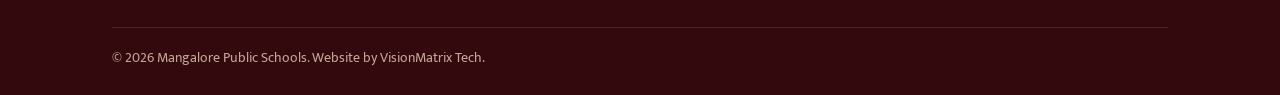
<file: Mangalore Public Schools – Home v2.html>
<!DOCTYPE html>
<html lang="en">
<head>
<meta charset="utf-8">
<meta name="viewport" content="width=device-width, initial-scale=1, viewport-fit=cover">
<title>Mangalore Public Schools, Hassan | Admissions 2027–28</title>
<meta name="description" content="Mangalore Public Schools, Hassan. Primary, middle and high school classes. Apply for 2027–28.">
<link rel="preconnect" href="https://fonts.googleapis.com">
<link rel="stylesheet" href="https://fonts.googleapis.com/css2?family=Young+Serif&family=Mukta:wght@400;500;700&display=swap">
<style>
:root{--maroon:#4a0f14;--deep:#33090d;--saffron:#e8650f;--gold:#f2b544;--paper:#fff8ee;--ink:#2a1614;--mute:#6b5650;--line:#e9d8c3;
--bg:var(--paper);--surf:#fff;--tx:var(--ink)}
@media(prefers-color-scheme:dark){:root:not([data-theme="light"]){--bg:#1d0e0c;--surf:#2a1512;--tx:#f6e9da;--mute:#c4aa98;--line:#4a2a22}}
:root[data-theme="dark"]{--bg:#1d0e0c;--surf:#2a1512;--tx:#f6e9da;--mute:#c4aa98;--line:#4a2a22}
*{box-sizing:border-box;margin:0}
:root{padding-top:env(safe-area-inset-top,0px);padding-bottom:env(safe-area-inset-bottom,0px)}
html{scroll-behavior:smooth;scroll-padding-top:72px}
body{background:var(--bg);color:var(--tx);font:400 17px/1.65 Mukta,system-ui,sans-serif}
h1,h2,h3{font-family:'Young Serif',Georgia,serif;font-weight:400;line-height:1.15}
a{color:inherit}
:focus-visible{outline:3px solid var(--gold);outline-offset:3px}
.w{max-width:1100px;margin:0 auto;padding:0 22px}
header{position:sticky;top:0;z-index:20;background:var(--deep);color:#fff}
header .w{display:flex;align-items:center;gap:18px;height:64px}
.brand{display:flex;align-items:center;gap:10px;text-decoration:none;font-weight:700;font-size:15px;line-height:1.2;margin-right:auto}
.brand img{width:40px;height:40px;border-radius:50%;background:#fff}
nav{display:flex;gap:20px;font-size:15px}
nav a{text-decoration:none;opacity:.85}nav a:hover{opacity:1;color:var(--gold)}
.btn{display:inline-block;background:var(--saffron);color:#fff;font-weight:700;text-decoration:none;padding:11px 22px;border-radius:999px;border:0;font:700 16px Mukta,sans-serif;cursor:pointer}
.btn:hover{background:#cf560a}
.btn.ghost{background:transparent;border:2px solid var(--gold);color:var(--gold)}
@media(max-width:820px){nav{display:none}}
.hero{background:var(--maroon);color:#fff;overflow:hidden}
.hero .w{display:grid;grid-template-columns:1.15fr .85fr;gap:30px;align-items:center;padding-top:56px;padding-bottom:0}
.hero h1{font-size:clamp(34px,5.4vw,62px);margin-bottom:18px}
.hero p{max-width:34em;color:#f0d9c6;margin-bottom:26px}
.kn{font-size:18px;color:var(--gold);margin-bottom:12px}
.cta{display:flex;gap:12px;flex-wrap:wrap;padding-bottom:56px}
.arch{justify-self:center;width:min(340px,80vw);aspect-ratio:3/4;background:var(--saffron);border-radius:999px 999px 0 0;display:grid;place-items:center;position:relative;align-self:end;box-shadow:inset 0 0 0 10px var(--maroon),inset 0 0 0 13px var(--gold)}
.arch img{width:74%;border-radius:50%;background:#fff;padding:6px}
.hero-note{background:var(--deep);color:#f0d9c6;font-size:15px;text-align:center;padding:12px 22px}
section{padding:68px 0}
section h2{font-size:clamp(28px,3.6vw,40px);margin-bottom:12px}
.lead{color:var(--mute);max-width:38em;margin-bottom:34px}
.nums{background:var(--surf);border-block:1px solid var(--line);padding:30px 0}
.nums ul{list-style:none;padding:0;display:grid;grid-template-columns:repeat(4,1fr);gap:18px;text-align:center}
.nums b{display:block;font:400 36px 'Young Serif',serif;color:var(--saffron)}
.nums span{font-size:15px;color:var(--mute)}
.ph{outline:2px dashed #c0392b;outline-offset:3px}
.streams{display:grid;grid-template-columns:repeat(3,1fr);gap:20px}.streams.two{grid-template-columns:repeat(2,1fr)}
.st{background:var(--surf);border:1px solid var(--line);border-top:6px solid var(--saffron);padding:26px;border-radius:4px 4px 28px 4px}
.st:nth-child(2){border-top-color:var(--maroon)}.st:nth-child(3){border-top-color:var(--gold)}
.st h3{font-size:24px;margin-bottom:8px}
.st p{color:var(--mute);font-size:16px;margin-bottom:12px}
.st li{list-style:none;padding:5px 0;border-top:1px solid var(--line);font-size:16px}
.why{background:var(--maroon);color:#fff}
.why .lead{color:#f0d9c6}
.why ul{list-style:none;padding:0;display:grid;grid-template-columns:repeat(2,1fr);gap:0 40px}
.why li{padding:18px 0;border-top:1px solid #7a3a2e}
.why li b{display:block;font:400 21px 'Young Serif',serif;color:var(--gold);margin-bottom:4px}
.steps{display:grid;grid-template-columns:repeat(3,1fr);gap:0;counter-reset:s}
.steps div{padding:0 26px 0 0;counter-increment:s}
.steps div:before{content:counter(s);display:grid;place-items:center;width:46px;height:46px;border-radius:50%;background:var(--saffron);color:#fff;font:400 22px 'Young Serif',serif;margin-bottom:12px}
.steps h3{font-size:22px;margin-bottom:6px}
.steps p{color:var(--mute);font-size:16px}
.apply{background:var(--surf);border-block:1px solid var(--line)}
.apply .w{display:grid;grid-template-columns:1fr 1fr;gap:48px;align-items:start}
form{display:grid;gap:14px}
label{font-weight:700;font-size:15px;display:grid;gap:5px}
input,select{font:400 17px Mukta,sans-serif;padding:12px 14px;border:1.5px solid var(--line);border-radius:6px;background:var(--bg);color:var(--tx);width:100%}
.small{font-size:14px;color:var(--mute)}
.photos{display:grid;grid-template-columns:2fr 1fr 1fr;gap:14px}
.photos div{background:repeating-linear-gradient(45deg,var(--line) 0 10px,transparent 10px 20px);border:2px dashed #c0392b;min-height:190px;display:grid;place-items:center;text-align:center;padding:12px;font-size:15px;color:var(--mute);border-radius:4px}
.photos div:first-child{grid-row:span 2;min-height:394px}
footer{background:var(--deep);color:#e6cdb8;padding:44px 0 26px;font-size:15px}
footer .w{display:grid;grid-template-columns:1.4fr 1fr 1fr;gap:30px}
footer h3{font-size:18px;color:var(--gold);margin-bottom:8px}
footer a{display:block;text-decoration:none;padding:2px 0}
.copy{grid-column:1/-1;border-top:1px solid #5a2a24;padding-top:18px;font-size:14px;opacity:.8}
.fab{position:fixed;right:16px;bottom:calc(16px + env(safe-area-inset-bottom,0px));background:#1f9d55;color:#fff;font-weight:700;text-decoration:none;padding:12px 18px;border-radius:999px;box-shadow:0 4px 14px #0004;z-index:30}
@media(max-width:820px){
.hero .w,.apply .w,footer .w{grid-template-columns:1fr}
.arch{order:-1;width:230px}.hero .w{padding-top:34px;gap:22px}
.streams,.streams.two,.steps,.why ul{grid-template-columns:1fr}.steps div{padding-bottom:22px}
.nums ul{grid-template-columns:repeat(2,1fr)}
.photos{grid-template-columns:1fr}.photos div:first-child{grid-row:auto;min-height:200px}
section{padding:50px 0}}
@media(prefers-reduced-motion:reduce){html{scroll-behavior:auto}}
</style>
</head>
<body>
<header><div class="w">
<a class="brand" href="#top"><img src="[data-uri]" alt="Mangalore Education and Charitable Trust emblem"><span>Mangalore Public<br>Schools, Hassan</span></a>
<nav aria-label="Main"><a href="#about">About</a><a href="#campuses">Campuses</a><a href="#courses">Courses</a><a href="#admissions">Admissions</a><a href="#contact">Contact</a></nav>
<a class="btn" href="#apply">Apply now</a>
</div></header>

<main id="top">
<div class="hero"><div class="w">
<div>
<p class="kn" lang="kn">ವಿದ್ಯೆಯೇ ಬೆಳಕು</p>
<h1>The years your child learns to love learning deserve a school that is paying attention.</h1>
<p>Mangalore Public Schools teach children from the first years to Class 10 in Hassan. We are a family of 2 schools and 2 colleges under the Mangalore Education &amp; Charitable Trust. Admissions are open for 2027–28.</p>
<div class="cta"><a class="btn" href="#apply">Reserve a seat</a><a class="btn ghost" href="#courses">See classes</a></div>
</div>
<div class="arch"><img src="[data-uri]" alt="Trust emblem: Goddess Saraswati above an open book and lamp"></div>
</div>
<p class="hero-note">Admissions open for 2027–28. Seats are limited in every class. Call 099864 47378.</p>
</div>

<div class="nums"><div class="w"><ul>
<li><b>2</b><span>Colleges in Hassan</span></li>
<li><b>2</b><span>Schools in Hassan</span></li>
<li><b class="ph">XX%</b><span>Pass result, last year</span></li>
<li><b class="ph">XXX</b><span>Students enrolled</span></li>
</ul></div></div>

<section id="about"><div class="w">
<h2>A trust-run family of schools, built on learning first</h2>
<p class="lead">The schools are run by the Mangalore Education &amp; Charitable Trust. Its emblem, Saraswati with the open book and lamp, says what the management cares about: a child who learns well and grows with character.</p>
<p class="ph" style="display:inline-block">Replace with 2–3 lines from the management about the schools’ story.</p>
</div></section>

<section id="campuses"><div class="w">
<h2>2 colleges and 2 schools, across 2 campuses in Hassan</h2>
<p class="lead">One trust, one standard of care. Visit the campus closest to you.</p>
<div class="streams two">
<article class="st"><h3>Campus 1</h3><p>Kanchamaranahalli, Hassan,<br>Karnataka 573219</p><p><a href="https://maps.app.goo.gl/hFv1t4hXFunrWu17A?g_st=ac" rel="noopener">Open in Google Maps</a></p></article>
<article class="st"><h3>Campus 2</h3><p>Hassan, Karnataka</p><p class="ph" style="display:inline-block">Full address to add</p></article>
</div>
<p style="margin-top:26px">%SISTER%</p>
</div></section>

<section id="courses" style="background:var(--surf);border-block:1px solid var(--line)"><div class="w">
<h2>Find the right class for your child</h2>
<p class="lead">Each stage has its own teachers and its own pace. Class details are confirmed at admission.</p>
<div class="streams">
<article class="st"><h3>Primary</h3><p>Reading, numbers and curiosity, taught through activity.</p><ul class="ph"><li>LKG and UKG</li><li>Classes 1 to 4</li></ul></article>
<article class="st"><h3>Middle school</h3><p>Stronger basics in languages, maths and science.</p><ul class="ph"><li>Classes 5 to 7</li></ul></article>
<article class="st"><h3>High school</h3><p>Board exam preparation with regular practice tests.</p><ul class="ph"><li>Classes 8 to 10</li></ul></article>
</div></div></section>

<section class="why"><div class="w">
<h2>What parents in Hassan can count on</h2>
<p class="lead">Five things we hold ourselves to, placed here so you can check us on them.</p>
<ul>
<li><b>Teachers who know your child</b>Every child is known by name, not by roll number.</li>
<li><b>Regular tests, honest reports</b>Parents see progress through the year, not only at the end.</li>
<li><b>Strong basics in every class</b>Reading, writing and maths come first, and the board years build on them.</li>
<li><b>A safe campus</b>Attendance is watched and parents are told if a child is absent.</li>
<li><b>Fees explained clearly</b>You are told the full fee at the first visit, with no surprises.</li>
</ul>
<p class="small ph" style="margin-top:18px;display:inline-block;color:#f0d9c6">Management to confirm each point before this goes live.</p>
</div></section>

<section id="admissions"><div class="w">
<h2>Getting a seat takes three steps</h2>
<p class="lead">Do it in one visit, or start by phone.</p>
<div class="steps">
<div><h3>Send an enquiry</h3><p>Fill the form below or call 099864 47378. We reply the same day.</p></div>
<div><h3>Visit the campus</h3><p>Meet the teachers, see the classrooms and ask about fees.</p></div>
<div><h3>Submit documents</h3><p>Birth certificate, previous school’s transfer certificate, Aadhaar and photographs. Your child’s seat is confirmed.</p></div>
</div></div></section>

<section id="campus" style="padding-top:0"><div class="w">
<h2>The campuses</h2>
<p class="lead">Photos go here once we shoot the campuses.</p>
<div class="photos"><div>Main building (real photo to come)</div><div>Classroom</div><div>Playground or library</div></div>
</div></section>

<section class="apply" id="apply"><div class="w">
<div>
<h2>Reserve a seat for 2027–28</h2>
<p class="lead">Send your details and the college will call you back. This opens WhatsApp with your message ready, so you can check it before sending.</p>
<p class="small">Prefer to talk? Call 099864 47378.</p>
</div>
<form id="f">
<label>Child’s name<input name="n" required autocomplete="name"></label>
<label>Parent’s phone number<input name="p" type="tel" inputmode="tel" required autocomplete="tel" pattern="[0-9+ ]{10,14}"></label>
<label>Campus<select name="c"><option>Kanchamaranahalli, Hassan</option><option>Other campus, Hassan</option><option>Not sure yet</option></select></label>
<label>Class applying for<select name="s"><option>LKG / UKG</option><option>Classes 1 to 4</option><option>Classes 5 to 7</option><option>Classes 8 to 10</option></select></label>
<button class="btn" type="submit">Send on WhatsApp</button>
</form>
</div></section>
</main>

<footer id="contact"><div class="w">
<div><h3>Mangalore Public Schools</h3><p>Campus 1: Kanchamaranahalli, Hassan, Karnataka 573219</p><a href="https://maps.app.goo.gl/hFv1t4hXFunrWu17A?g_st=ac" rel="noopener">Open in Google Maps</a><p>Campus 2: Hassan, Karnataka</p><p>Run by Mangalore Education &amp; Charitable Trust</p></div>
<div><h3>Contact</h3><a href="tel:+919986447378">099864 47378</a><a href="https://wa.me/919986447378">WhatsApp us</a></div>
<div><h3>Pages</h3><a href="#about">About</a><a href="#campuses">Campuses</a><a href="#courses">Courses</a><a href="#admissions">Admissions</a></div>
<p class="copy">© 2026 Mangalore Public Schools. Website by VisionMatrix Tech.</p>
</div></footer>
<a class="fab" href="https://wa.me/919986447378?text=Hello%2C%20I%20want%20to%20know%20about%20admissions" aria-label="Chat on WhatsApp">WhatsApp</a>

<script>
document.getElementById('f').addEventListener('submit',function(e){
e.preventDefault();var d=new FormData(this);
var t='Admission enquiry for 2027–28.\nChild: '+d.get('n')+'\nClass: '+d.get('s')+'\nCampus: '+d.get('c')+'\nParent phone: '+d.get('p');
window.open('https://wa.me/919986447378?text='+encodeURIComponent(t),'_blank');
});
</script>
</body>
</html>
</file>
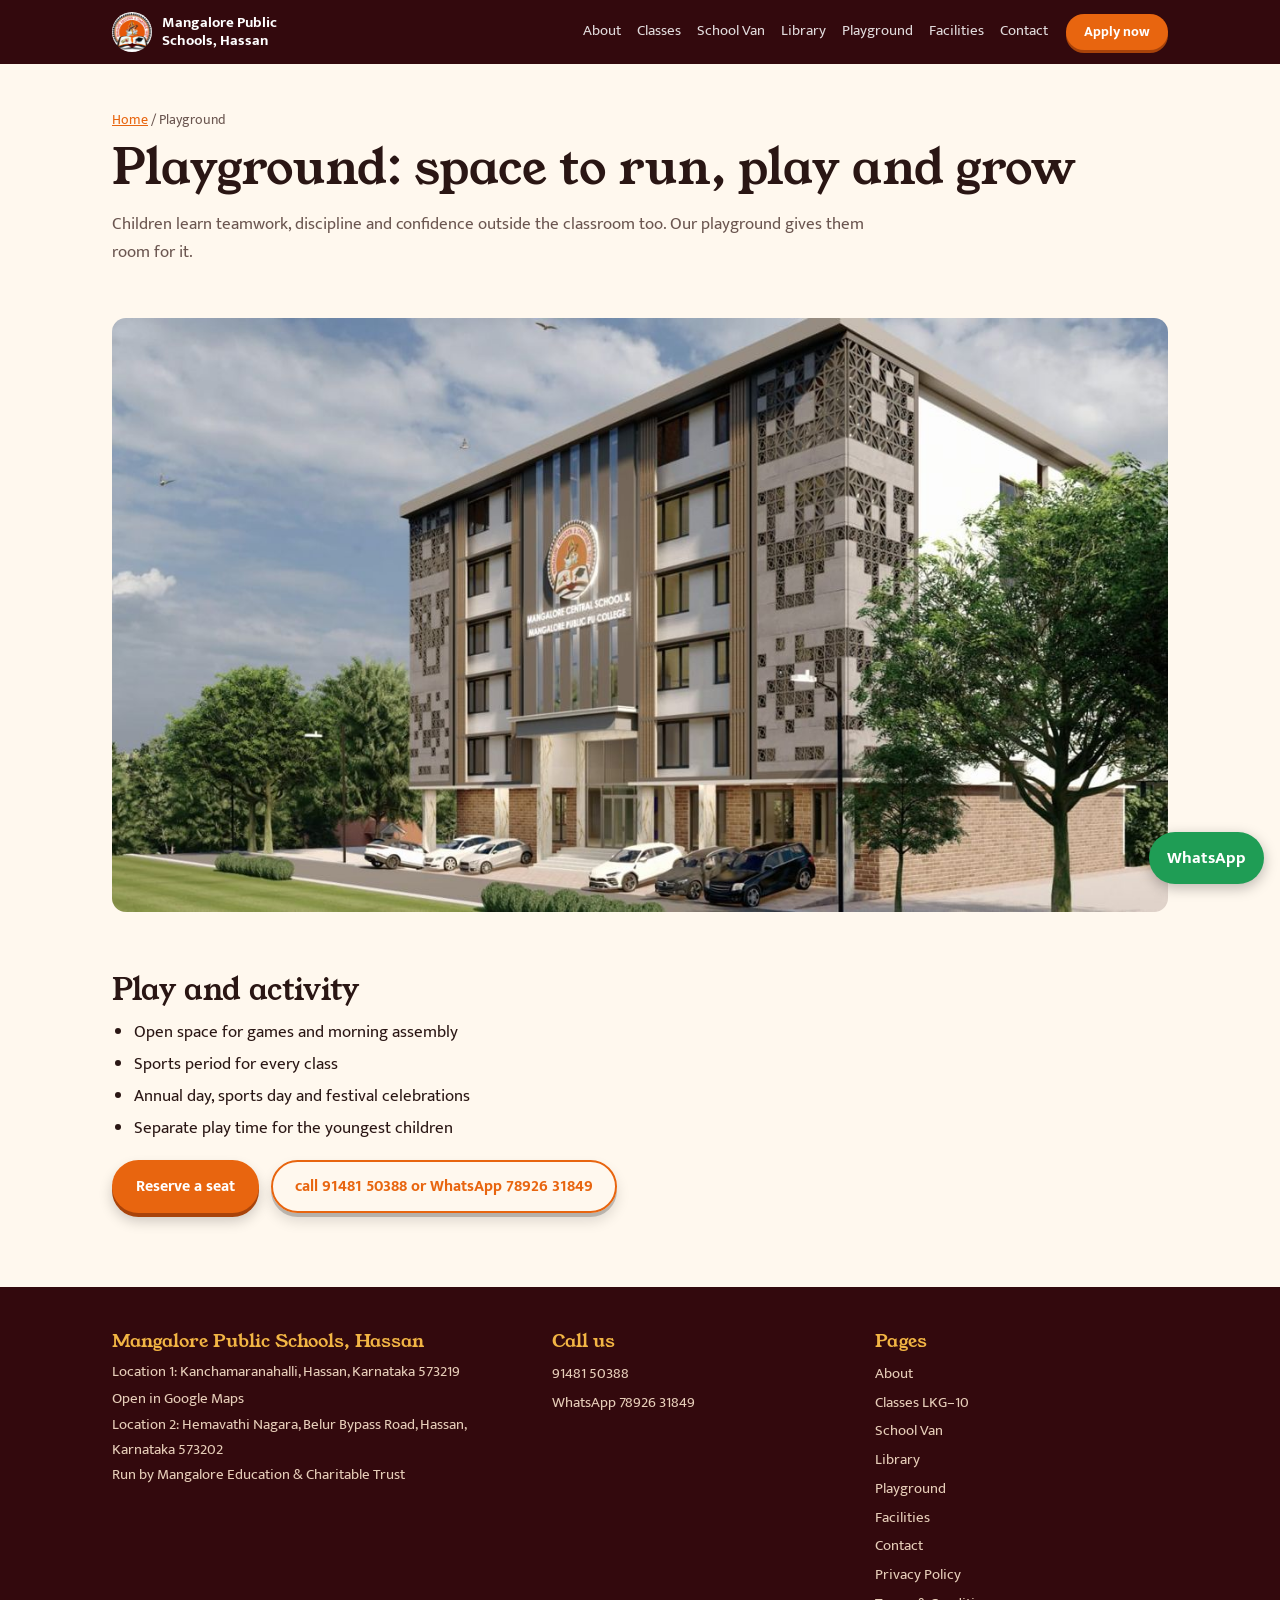
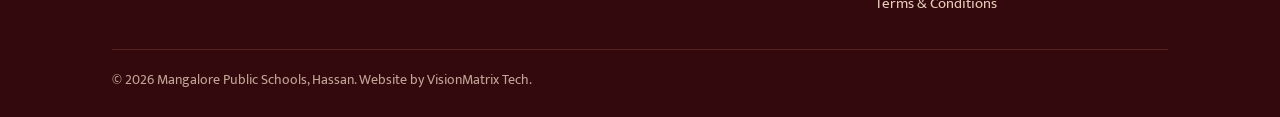
<file: playground.html>
<!doctype html><html lang="en"><head><meta charset="utf-8"><meta name="viewport" content="width=device-width,initial-scale=1,viewport-fit=cover">
<title>Playground and Sports | Mangalore Public Schools, Hassan</title><meta name="description" content="Playground at Mangalore Public Schools, Hassan: open space for sports, games, assembly and annual day for LKG to Class 10."><link rel="canonical" href="https://mangalorepublicschools.com/playground.html">
<meta property="og:title" content="Playground and Sports | Mangalore Public Schools, Hassan"><meta property="og:description" content="Playground at Mangalore Public Schools, Hassan: open space for sports, games, assembly and annual day for LKG to Class 10."><meta property="og:type" content="website"><meta property="og:url" content="https://mangalorepublicschools.com/playground.html"><meta property="og:image" content="https://mangalorepublicschools.com/img/campus-front.jpg"><meta property="og:locale" content="en_IN">
<link rel="preconnect" href="https://fonts.googleapis.com"><link rel="stylesheet" href="https://fonts.googleapis.com/css2?family=Young+Serif&family=Mukta:wght@400;500;700&display=swap"><link rel="stylesheet" href="style.css">
<script type="application/ld+json">{"@context":"https://schema.org","@type":"School","name":"Mangalore Public Schools","alternateName":"Mangalore Public Schools, Hassan","url":"https://mangalorepublicschools.com/","logo":"https://mangalorepublicschools.com/img/logo.jpg","image":"https://mangalorepublicschools.com/img/campus-front.jpg","description":"School in Hassan, Karnataka teaching LKG to Class 10, run by Mangalore Education & Charitable Trust.","telephone":["+917892631849","+919148150388"],"parentOrganization":{"@type":"Organization","name":"Mangalore Education & Charitable Trust"},"areaServed":{"@type":"AdministrativeArea","name":"Hassan district, Karnataka"},"address":[{"@type":"PostalAddress","streetAddress":"Kanchamaranahalli","addressLocality":"Hassan","addressRegion":"Karnataka","postalCode":"573219","addressCountry":"IN"},{"@type":"PostalAddress","streetAddress":"Hemavathi Nagara, Belur Bypass Road","addressLocality":"Hassan","addressRegion":"Karnataka","postalCode":"573202","addressCountry":"IN"}]}</script></head><body>
<header><div class="w">
<a class="brand" href="index.html"><img src="img/logo.jpg" alt="Mangalore Education and Charitable Trust emblem"><span>Mangalore Public<br>Schools, Hassan</span></a>
<nav aria-label="Main"><a href="about.html">About</a><a href="classes.html">Classes</a><a href="school-van.html">School Van</a><a href="library.html">Library</a><a href="playground.html">Playground</a><a href="facilities.html">Facilities</a><a href="contact.html">Contact</a></nav>
<a class="btn" href="index.html#apply">Apply now</a>
<details class="mm"><summary>Menu</summary><nav aria-label="Mobile"><a href="about.html">About</a><a href="classes.html">Classes</a><a href="school-van.html">School Van</a><a href="library.html">Library</a><a href="playground.html">Playground</a><a href="facilities.html">Facilities</a><a href="contact.html">Contact</a></nav></details>
</div></header>
<main id="top" class="page"><div class="w"><p class="crumb"><a href="index.html">Home</a> / Playground</p><h1>Playground: space to run, play and grow</h1>
<p class="lead">Children learn teamwork, discipline and confidence outside the classroom too. Our playground gives them room for it.</p>
<img class="himg" src="img/campus-right.jpg" alt="Mangalore Public Schools campus, Hassan">
<h2>Play and activity</h2><ul><li>Open space for games and morning assembly</li><li>Sports period for every class</li><li>Annual day, sports day and festival celebrations</li><li>Separate play time for the youngest children</li></ul>
<div class="row"><a class="btn" href="index.html#apply">Reserve a seat</a><a class="btn ghost" href="tel:+919148150388">call 91481 50388 or WhatsApp 78926 31849</a></div>
</div></main>
<footer id="contact"><div class="w">
<div><h3>Mangalore Public Schools, Hassan</h3><p>Location 1: Kanchamaranahalli, Hassan, Karnataka 573219</p><a href="https://maps.app.goo.gl/hFv1t4hXFunrWu17A?g_st=ac" rel="noopener">Open in Google Maps</a><p>Location 2: Hemavathi Nagara, Belur Bypass Road, Hassan, Karnataka 573202</p><p>Run by Mangalore Education &amp; Charitable Trust</p></div>
<div><h3>Call us</h3><a href="tel:+919148150388">91481 50388</a><a href="https://wa.me/917892631849">WhatsApp 78926 31849</a></div>
<div><h3>Pages</h3><a href="about.html">About</a><a href="classes.html">Classes LKG–10</a><a href="school-van.html">School Van</a><a href="library.html">Library</a><a href="playground.html">Playground</a><a href="facilities.html">Facilities</a><a href="contact.html">Contact</a><a href="privacy-policy.html">Privacy Policy</a><a href="terms-and-conditions.html">Terms &amp; Conditions</a></div>
<p class="copy">© 2026 Mangalore Public Schools, Hassan. Website by VisionMatrix Tech.</p>
</div></footer>
<div class="bar"><a href="tel:+919148150388">Call</a><a class="wa" href="https://wa.me/917892631849?text=Hello%2C%20I%20want%20to%20know%20about%20school%20admissions">WhatsApp</a><a class="ap" href="index.html#apply">Apply</a></div>
<a class="fab" href="https://wa.me/917892631849?text=Hello%2C%20I%20want%20to%20know%20about%20school%20admissions" aria-label="Chat on WhatsApp">WhatsApp</a>
<div class="bar"><a href="tel:+919148150388">Call</a><a class="wa" href="https://wa.me/917892631849?text=Hello%2C%20I%20want%20to%20know%20about%20school%20admissions">WhatsApp</a><a class="ap" href="index.html#apply">Apply</a></div>
</body></html>
</file>
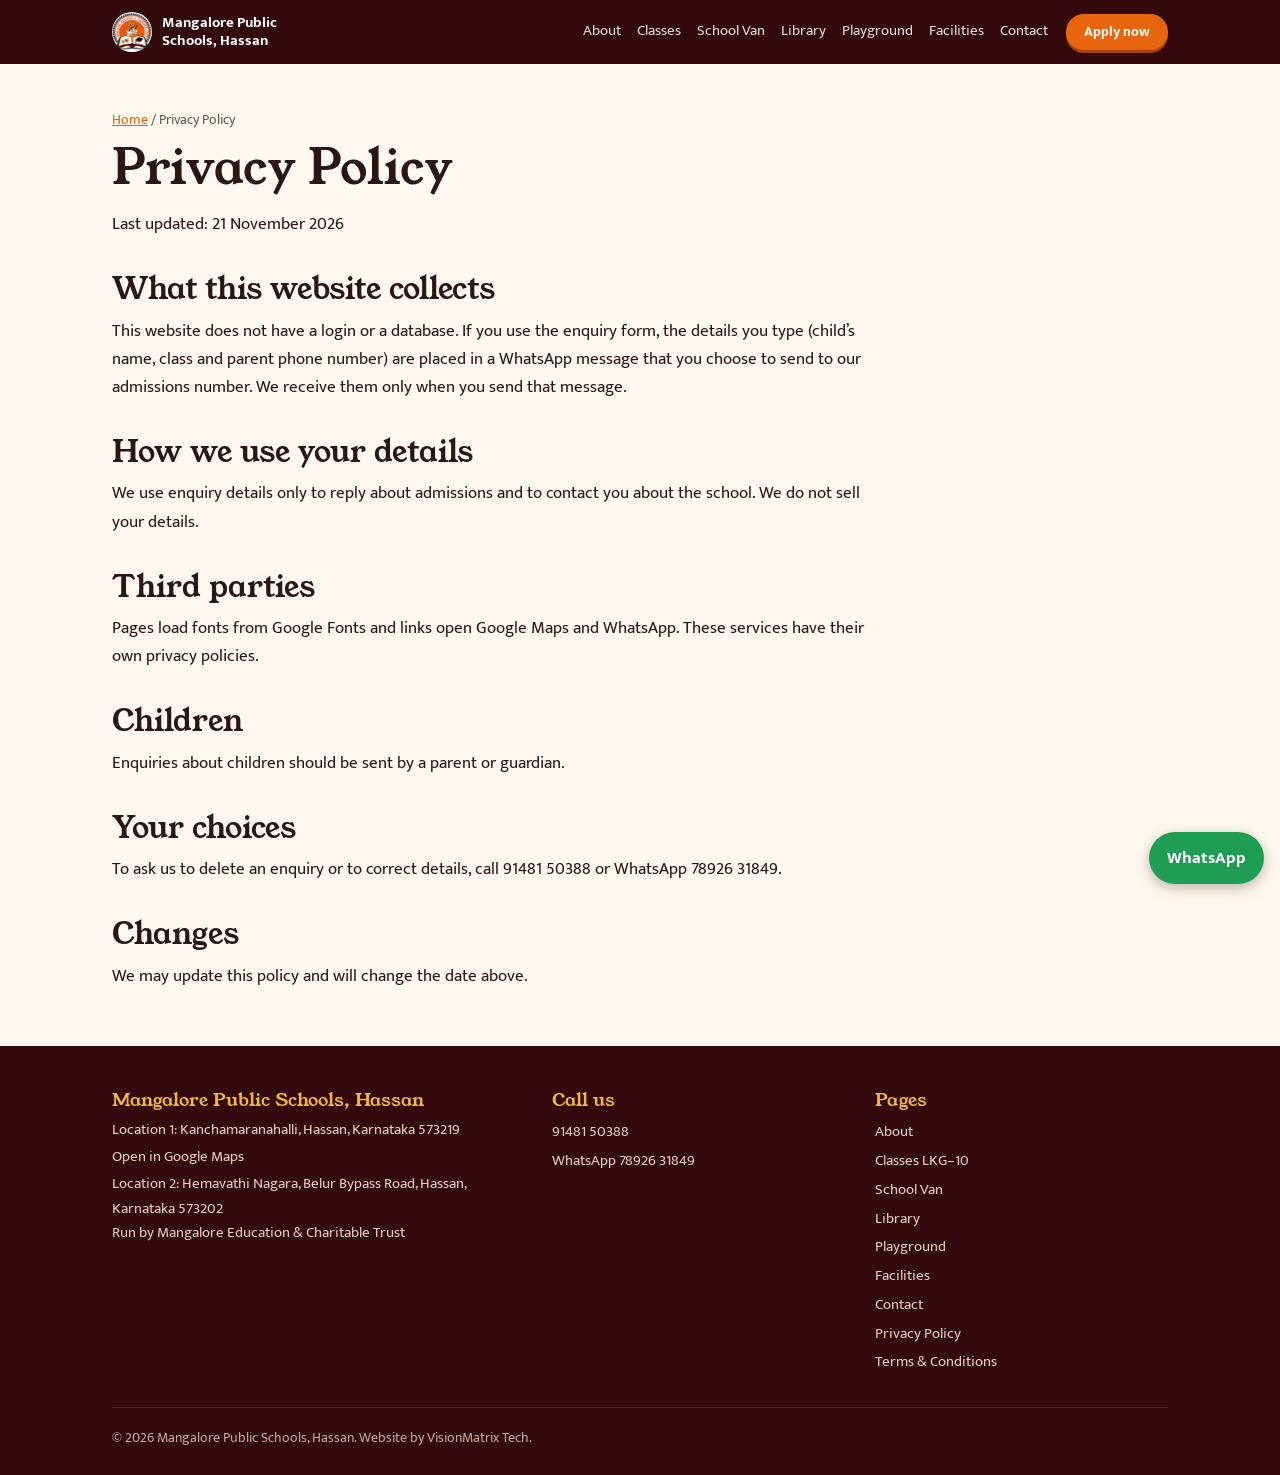
<file: privacy-policy.html>
<!doctype html><html lang="en"><head><meta charset="utf-8"><meta name="viewport" content="width=device-width,initial-scale=1,viewport-fit=cover">
<title>Privacy Policy | Mangalore Public Schools, Hassan</title><meta name="description" content="Privacy policy for the Mangalore Public Schools, Hassan website."><link rel="canonical" href="https://mangalorepublicschools.com/privacy-policy.html">
<meta property="og:title" content="Privacy Policy | Mangalore Public Schools, Hassan"><meta property="og:description" content="Privacy policy for the Mangalore Public Schools, Hassan website."><meta property="og:type" content="website"><meta property="og:url" content="https://mangalorepublicschools.com/privacy-policy.html"><meta property="og:image" content="https://mangalorepublicschools.com/img/campus-front.jpg"><meta property="og:locale" content="en_IN">
<link rel="preconnect" href="https://fonts.googleapis.com"><link rel="stylesheet" href="https://fonts.googleapis.com/css2?family=Young+Serif&family=Mukta:wght@400;500;700&display=swap"><link rel="stylesheet" href="style.css">
<script type="application/ld+json">{"@context":"https://schema.org","@type":"School","name":"Mangalore Public Schools","alternateName":"Mangalore Public Schools, Hassan","url":"https://mangalorepublicschools.com/","logo":"https://mangalorepublicschools.com/img/logo.jpg","image":"https://mangalorepublicschools.com/img/campus-front.jpg","description":"School in Hassan, Karnataka teaching LKG to Class 10, run by Mangalore Education & Charitable Trust.","telephone":["+917892631849","+919148150388"],"parentOrganization":{"@type":"Organization","name":"Mangalore Education & Charitable Trust"},"areaServed":{"@type":"AdministrativeArea","name":"Hassan district, Karnataka"},"address":[{"@type":"PostalAddress","streetAddress":"Kanchamaranahalli","addressLocality":"Hassan","addressRegion":"Karnataka","postalCode":"573219","addressCountry":"IN"},{"@type":"PostalAddress","streetAddress":"Hemavathi Nagara, Belur Bypass Road","addressLocality":"Hassan","addressRegion":"Karnataka","postalCode":"573202","addressCountry":"IN"}]}</script></head><body>
<header><div class="w">
<a class="brand" href="index.html"><img src="img/logo.jpg" alt="Mangalore Education and Charitable Trust emblem"><span>Mangalore Public<br>Schools, Hassan</span></a>
<nav aria-label="Main"><a href="about.html">About</a><a href="classes.html">Classes</a><a href="school-van.html">School Van</a><a href="library.html">Library</a><a href="playground.html">Playground</a><a href="facilities.html">Facilities</a><a href="contact.html">Contact</a></nav>
<a class="btn" href="index.html#apply">Apply now</a>
<details class="mm"><summary>Menu</summary><nav aria-label="Mobile"><a href="about.html">About</a><a href="classes.html">Classes</a><a href="school-van.html">School Van</a><a href="library.html">Library</a><a href="playground.html">Playground</a><a href="facilities.html">Facilities</a><a href="contact.html">Contact</a></nav></details>
</div></header>
<main id="top" class="page"><div class="w"><p class="crumb"><a href="index.html">Home</a> / Privacy Policy</p><h1>Privacy Policy</h1>
<p>Last updated: 21 November 2026</p>
<h2>What this website collects</h2><p>This website does not have a login or a database. If you use the enquiry form, the details you type (child’s name, class and parent phone number) are placed in a WhatsApp message that you choose to send to our admissions number. We receive them only when you send that message.</p>
<h2>How we use your details</h2><p>We use enquiry details only to reply about admissions and to contact you about the school. We do not sell your details.</p>
<h2>Third parties</h2><p>Pages load fonts from Google Fonts and links open Google Maps and WhatsApp. These services have their own privacy policies.</p>
<h2>Children</h2><p>Enquiries about children should be sent by a parent or guardian.</p>
<h2>Your choices</h2><p>To ask us to delete an enquiry or to correct details, call 91481 50388 or WhatsApp 78926 31849.</p><h2>Changes</h2><p>We may update this policy and will change the date above.</p>
</div></main>
<footer id="contact"><div class="w">
<div><h3>Mangalore Public Schools, Hassan</h3><p>Location 1: Kanchamaranahalli, Hassan, Karnataka 573219</p><a href="https://maps.app.goo.gl/hFv1t4hXFunrWu17A?g_st=ac" rel="noopener">Open in Google Maps</a><p>Location 2: Hemavathi Nagara, Belur Bypass Road, Hassan, Karnataka 573202</p><p>Run by Mangalore Education &amp; Charitable Trust</p></div>
<div><h3>Call us</h3><a href="tel:+919148150388">91481 50388</a><a href="https://wa.me/917892631849">WhatsApp 78926 31849</a></div>
<div><h3>Pages</h3><a href="about.html">About</a><a href="classes.html">Classes LKG–10</a><a href="school-van.html">School Van</a><a href="library.html">Library</a><a href="playground.html">Playground</a><a href="facilities.html">Facilities</a><a href="contact.html">Contact</a><a href="privacy-policy.html">Privacy Policy</a><a href="terms-and-conditions.html">Terms &amp; Conditions</a></div>
<p class="copy">© 2026 Mangalore Public Schools, Hassan. Website by VisionMatrix Tech.</p>
</div></footer>
<div class="bar"><a href="tel:+919148150388">Call</a><a class="wa" href="https://wa.me/917892631849?text=Hello%2C%20I%20want%20to%20know%20about%20school%20admissions">WhatsApp</a><a class="ap" href="index.html#apply">Apply</a></div>
<a class="fab" href="https://wa.me/917892631849?text=Hello%2C%20I%20want%20to%20know%20about%20school%20admissions" aria-label="Chat on WhatsApp">WhatsApp</a>
<div class="bar"><a href="tel:+919148150388">Call</a><a class="wa" href="https://wa.me/917892631849?text=Hello%2C%20I%20want%20to%20know%20about%20school%20admissions">WhatsApp</a><a class="ap" href="index.html#apply">Apply</a></div>
</body></html>
</file>
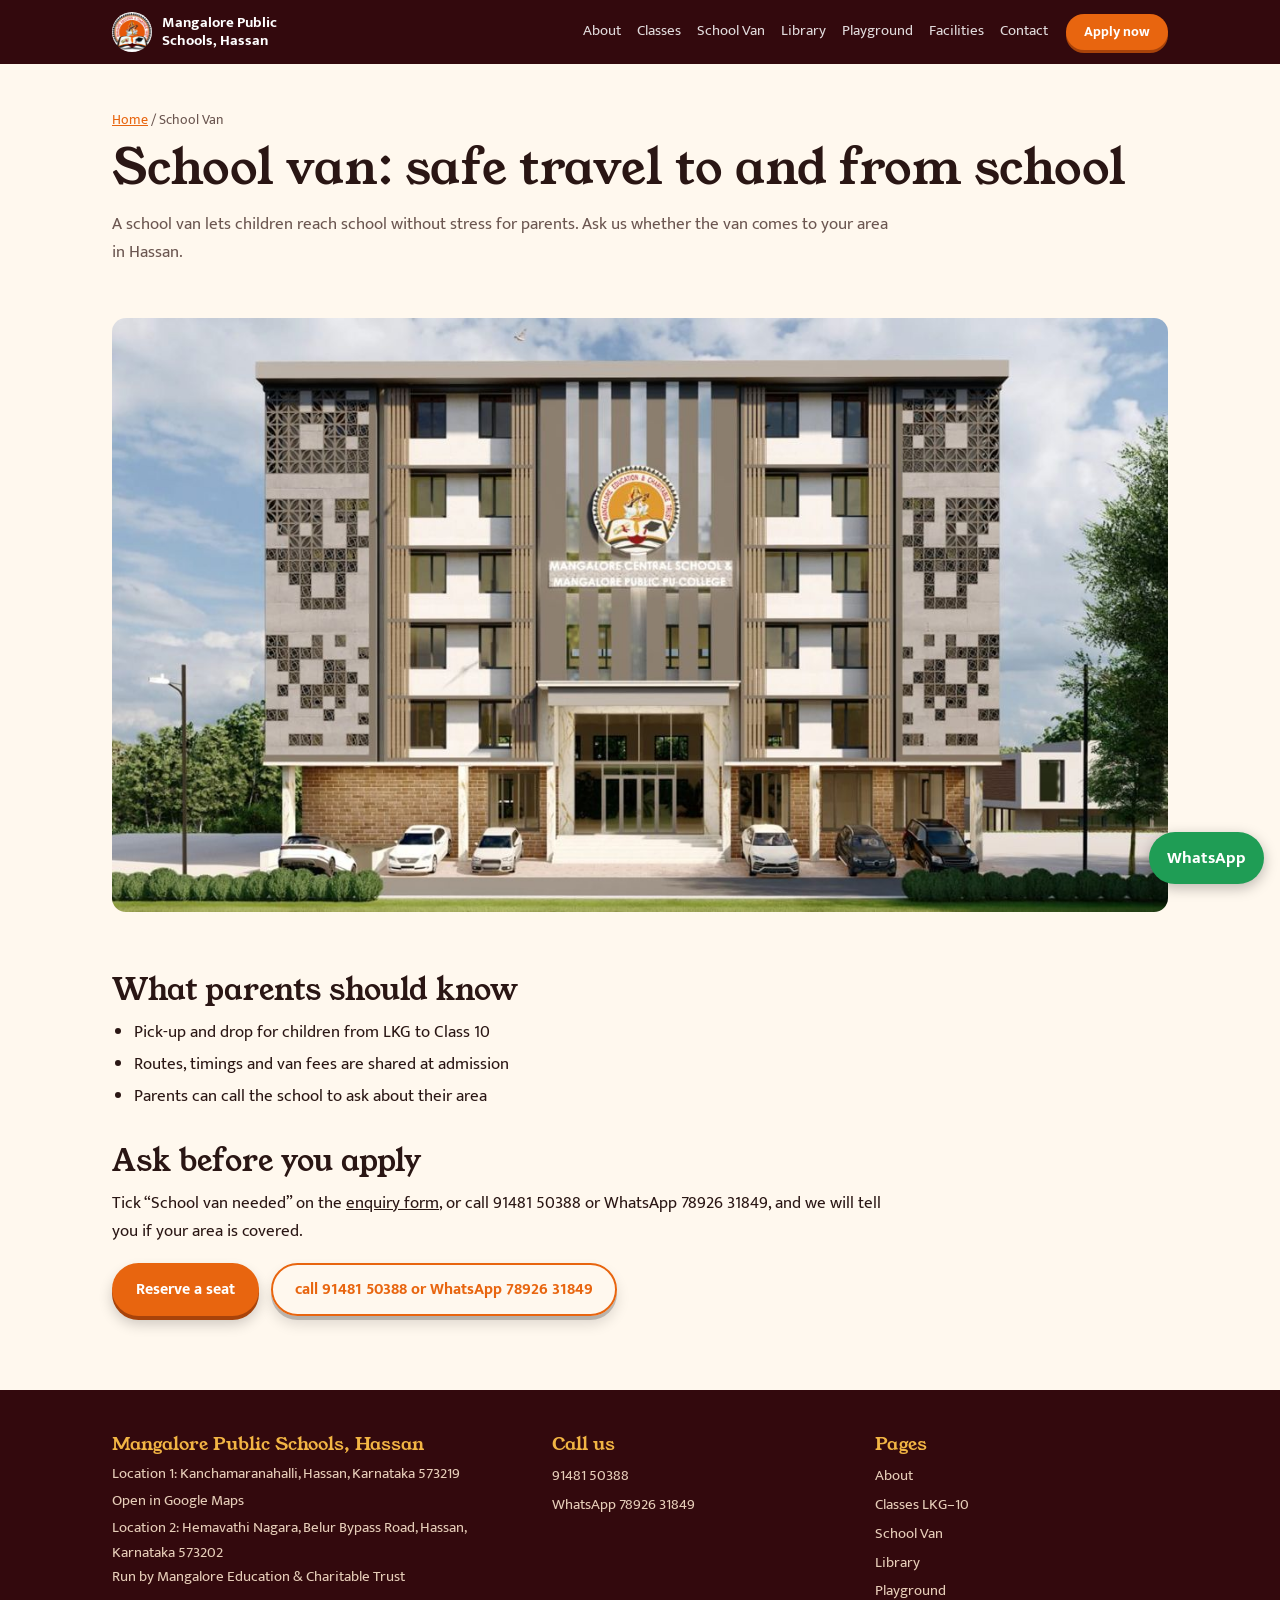
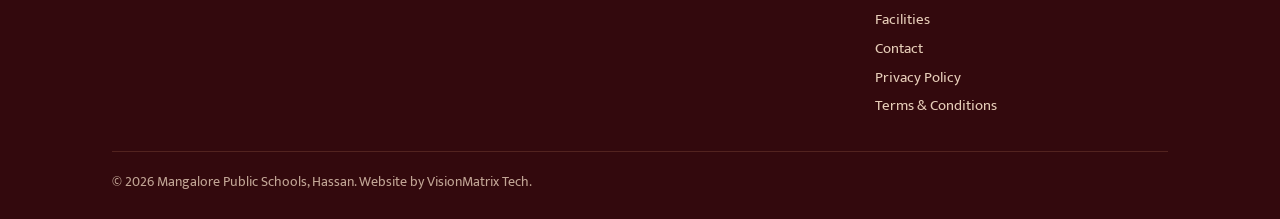
<file: school-van.html>
<!doctype html><html lang="en"><head><meta charset="utf-8"><meta name="viewport" content="width=device-width,initial-scale=1,viewport-fit=cover">
<title>School Van in Hassan | Mangalore Public Schools</title><meta name="description" content="School van facility at Mangalore Public Schools, Hassan: safe pick-up and drop for LKG to Class 10 children. Call to ask about your area."><link rel="canonical" href="https://mangalorepublicschools.com/school-van.html">
<meta property="og:title" content="School Van in Hassan | Mangalore Public Schools"><meta property="og:description" content="School van facility at Mangalore Public Schools, Hassan: safe pick-up and drop for LKG to Class 10 children. Call to ask about your area."><meta property="og:type" content="website"><meta property="og:url" content="https://mangalorepublicschools.com/school-van.html"><meta property="og:image" content="https://mangalorepublicschools.com/img/campus-front.jpg"><meta property="og:locale" content="en_IN">
<link rel="preconnect" href="https://fonts.googleapis.com"><link rel="stylesheet" href="https://fonts.googleapis.com/css2?family=Young+Serif&family=Mukta:wght@400;500;700&display=swap"><link rel="stylesheet" href="style.css">
<script type="application/ld+json">{"@context":"https://schema.org","@type":"School","name":"Mangalore Public Schools","alternateName":"Mangalore Public Schools, Hassan","url":"https://mangalorepublicschools.com/","logo":"https://mangalorepublicschools.com/img/logo.jpg","image":"https://mangalorepublicschools.com/img/campus-front.jpg","description":"School in Hassan, Karnataka teaching LKG to Class 10, run by Mangalore Education & Charitable Trust.","telephone":["+917892631849","+919148150388"],"parentOrganization":{"@type":"Organization","name":"Mangalore Education & Charitable Trust"},"areaServed":{"@type":"AdministrativeArea","name":"Hassan district, Karnataka"},"address":[{"@type":"PostalAddress","streetAddress":"Kanchamaranahalli","addressLocality":"Hassan","addressRegion":"Karnataka","postalCode":"573219","addressCountry":"IN"},{"@type":"PostalAddress","streetAddress":"Hemavathi Nagara, Belur Bypass Road","addressLocality":"Hassan","addressRegion":"Karnataka","postalCode":"573202","addressCountry":"IN"}]}</script></head><body>
<header><div class="w">
<a class="brand" href="index.html"><img src="img/logo.jpg" alt="Mangalore Education and Charitable Trust emblem"><span>Mangalore Public<br>Schools, Hassan</span></a>
<nav aria-label="Main"><a href="about.html">About</a><a href="classes.html">Classes</a><a href="school-van.html">School Van</a><a href="library.html">Library</a><a href="playground.html">Playground</a><a href="facilities.html">Facilities</a><a href="contact.html">Contact</a></nav>
<a class="btn" href="index.html#apply">Apply now</a>
<details class="mm"><summary>Menu</summary><nav aria-label="Mobile"><a href="about.html">About</a><a href="classes.html">Classes</a><a href="school-van.html">School Van</a><a href="library.html">Library</a><a href="playground.html">Playground</a><a href="facilities.html">Facilities</a><a href="contact.html">Contact</a></nav></details>
</div></header>
<main id="top" class="page"><div class="w"><p class="crumb"><a href="index.html">Home</a> / School Van</p><h1>School van: safe travel to and from school</h1>
<p class="lead">A school van lets children reach school without stress for parents. Ask us whether the van comes to your area in Hassan.</p>
<img class="himg" src="img/campus-front.jpg" alt="Mangalore Public Schools campus, Hassan">
<h2>What parents should know</h2><ul><li>Pick-up and drop for children from LKG to Class 10</li><li>Routes, timings and van fees are shared at admission</li><li>Parents can call the school to ask about their area</li></ul>
<h2>Ask before you apply</h2><p>Tick “School van needed” on the <a href="index.html#apply">enquiry form</a>, or call 91481 50388 or WhatsApp 78926 31849, and we will tell you if your area is covered.</p>
<div class="row"><a class="btn" href="index.html#apply">Reserve a seat</a><a class="btn ghost" href="tel:+919148150388">call 91481 50388 or WhatsApp 78926 31849</a></div>
</div></main>
<footer id="contact"><div class="w">
<div><h3>Mangalore Public Schools, Hassan</h3><p>Location 1: Kanchamaranahalli, Hassan, Karnataka 573219</p><a href="https://maps.app.goo.gl/hFv1t4hXFunrWu17A?g_st=ac" rel="noopener">Open in Google Maps</a><p>Location 2: Hemavathi Nagara, Belur Bypass Road, Hassan, Karnataka 573202</p><p>Run by Mangalore Education &amp; Charitable Trust</p></div>
<div><h3>Call us</h3><a href="tel:+919148150388">91481 50388</a><a href="https://wa.me/917892631849">WhatsApp 78926 31849</a></div>
<div><h3>Pages</h3><a href="about.html">About</a><a href="classes.html">Classes LKG–10</a><a href="school-van.html">School Van</a><a href="library.html">Library</a><a href="playground.html">Playground</a><a href="facilities.html">Facilities</a><a href="contact.html">Contact</a><a href="privacy-policy.html">Privacy Policy</a><a href="terms-and-conditions.html">Terms &amp; Conditions</a></div>
<p class="copy">© 2026 Mangalore Public Schools, Hassan. Website by VisionMatrix Tech.</p>
</div></footer>
<div class="bar"><a href="tel:+919148150388">Call</a><a class="wa" href="https://wa.me/917892631849?text=Hello%2C%20I%20want%20to%20know%20about%20school%20admissions">WhatsApp</a><a class="ap" href="index.html#apply">Apply</a></div>
<a class="fab" href="https://wa.me/917892631849?text=Hello%2C%20I%20want%20to%20know%20about%20school%20admissions" aria-label="Chat on WhatsApp">WhatsApp</a>
<div class="bar"><a href="tel:+919148150388">Call</a><a class="wa" href="https://wa.me/917892631849?text=Hello%2C%20I%20want%20to%20know%20about%20school%20admissions">WhatsApp</a><a class="ap" href="index.html#apply">Apply</a></div>
</body></html>
</file>
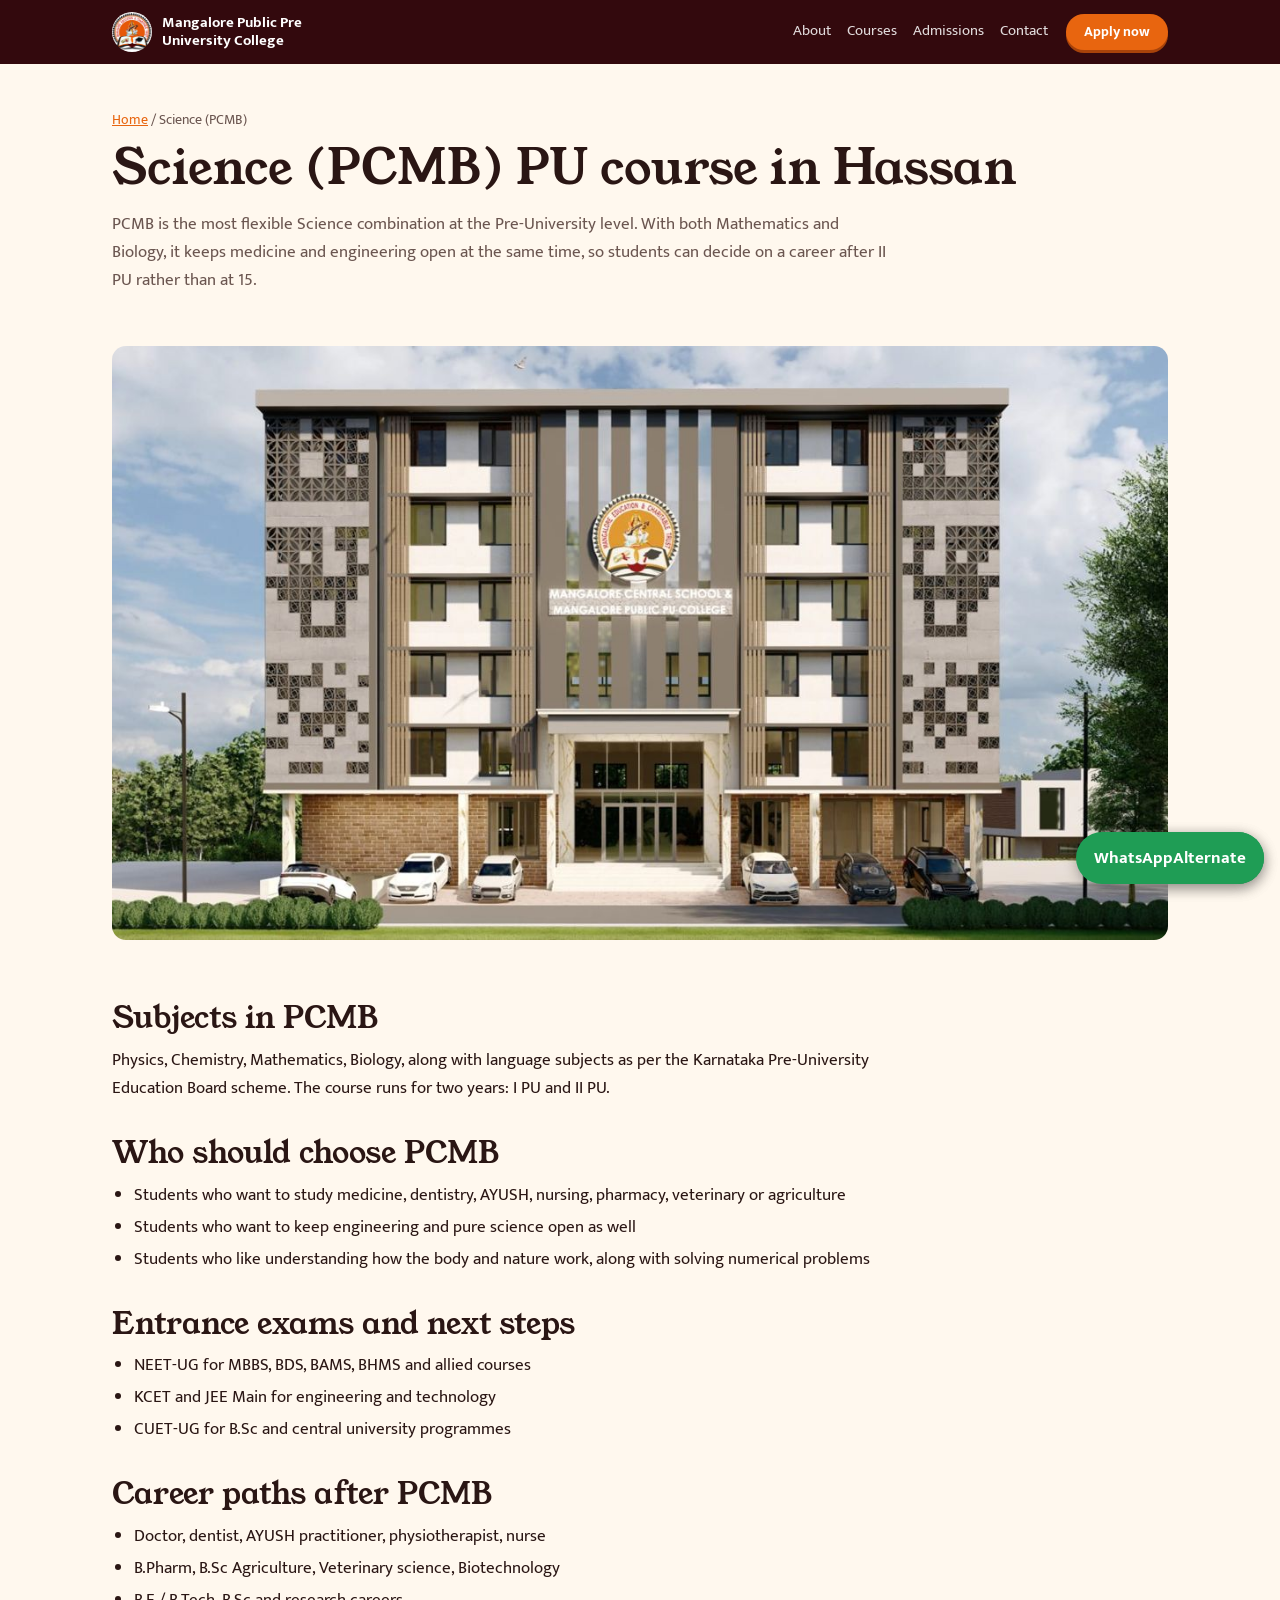
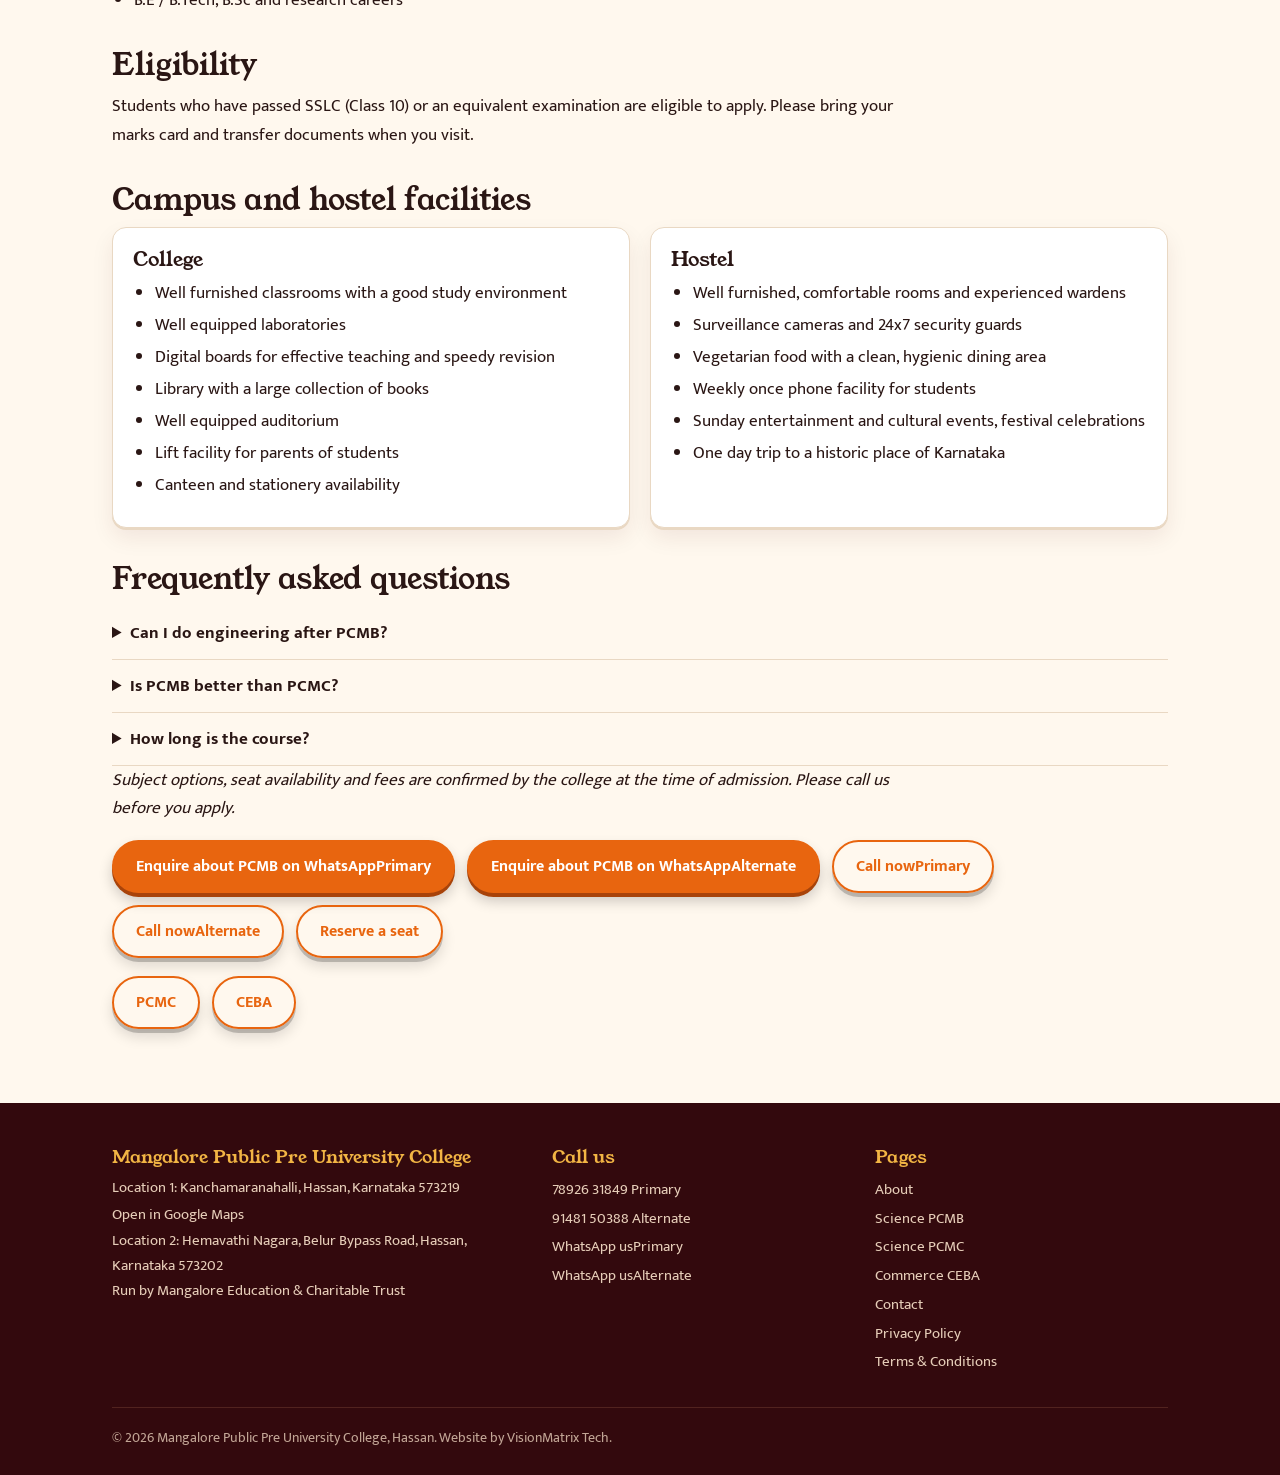
<file: science-pcmb.html>
<!doctype html><html lang="en"><head><meta charset="utf-8"><meta name="viewport" content="width=device-width,initial-scale=1,viewport-fit=cover">
<title>PCMB PU Course in Hassan | Mangalore Public Pre University College</title><meta name="description" content="Science (PCMB) PU course in Hassan, Karnataka. Subjects: Physics, Chemistry, Mathematics, Biology. Admissions open at Mangalore Public PU College, Hassan. Hostel, library and labs."><link rel="canonical" href="https://mangalorepublicpreuniversitycolleges.com/science-pcmb.html">
<meta property="og:title" content="PCMB PU Course in Hassan | Mangalore Public Pre University College"><meta property="og:description" content="Science (PCMB) PU course in Hassan, Karnataka. Subjects: Physics, Chemistry, Mathematics, Biology. Admissions open at Mangalore Public PU College, Hassan. Hostel, library and labs."><meta property="og:type" content="website"><meta property="og:url" content="https://mangalorepublicpreuniversitycolleges.com/science-pcmb.html"><meta property="og:image" content="https://mangalorepublicpreuniversitycolleges.com/img/campus-front.jpg"><meta property="og:locale" content="en_IN">
<link rel="preconnect" href="https://fonts.googleapis.com"><link rel="stylesheet" href="https://fonts.googleapis.com/css2?family=Young+Serif&family=Mukta:wght@400;500;700&display=swap"><link rel="stylesheet" href="style.css"><link rel="canonical" href="https://mangalorepublicpreuniversitycolleges.com/"><link rel="stylesheet" href="style.css"><script type="application/ld+json">{"@context": "https://schema.org", "@type": "EducationalOrganization", "name": "Mangalore Public Pre University College", "alternateName": "Mangalore Public Pre University College, Hassan", "url": "https://mangalorepublicpreuniversitycolleges.com/", "logo": "https://mangalorepublicpreuniversitycolleges.com/img/logo.jpg", "image": "https://mangalorepublicpreuniversitycolleges.com/img/campus-front.jpg", "telephone": ["+917892631849", "+919148150388"], "parentOrganization": {"@type": "Organization", "name": "Mangalore Education & Charitable Trust"}, "address": [{"@type": "PostalAddress", "streetAddress": "Kanchamaranahalli", "addressLocality": "Hassan", "addressRegion": "Karnataka", "postalCode": "573219", "addressCountry": "IN"}, {"@type": "PostalAddress", "streetAddress": "Hemavathi Nagara, Belur Bypass Road", "addressLocality": "Hassan", "addressRegion": "Karnataka", "postalCode": "573202", "addressCountry": "IN"}]}</script><script type="application/ld+json">{"@context": "https://schema.org", "@type": "FAQPage", "mainEntity": [{"@type": "Question", "name": "Can I do engineering after PCMB?", "acceptedAnswer": {"@type": "Answer", "text": "Yes. PCMB includes Mathematics, so students can appear for KCET and JEE Main as per the exam rules."}}, {"@type": "Question", "name": "Is PCMB better than PCMC?", "acceptedAnswer": {"@type": "Answer", "text": "Neither is better. Choose PCMB if medicine or life sciences interest you, and PCMC if computers and engineering interest you."}}, {"@type": "Question", "name": "How long is the course?", "acceptedAnswer": {"@type": "Answer", "text": "It is a two year course: I PU and II PU, followed by the board examination at the end of II PU."}}]}</script><script type="application/ld+json">{"@context": "https://schema.org", "@type": "BreadcrumbList", "itemListElement": [{"@type": "ListItem", "position": 1, "name": "Home", "item": "https://mangalorepublicpreuniversitycolleges.com/"}, {"@type": "ListItem", "position": 2, "name": "Science (PCMB)", "item": "https://mangalorepublicpreuniversitycolleges.com/science-pcmb.html"}]}</script></head><body><header><div class="w">
<a class="brand" href="index.html"><img src="img/logo.jpg" alt="Mangalore Education and Charitable Trust emblem"><span>Mangalore Public Pre<br>University College</span></a>
<nav aria-label="Main"><a href="about.html">About</a><a href="index.html#courses">Courses</a><a href="index.html#admissions">Admissions</a><a href="contact.html">Contact</a></nav>
<a class="btn" href="index.html#apply">Apply now</a>
<details class="mm"><summary>Menu</summary><nav aria-label="Mobile"><a href="about.html">About</a><a href="index.html#courses">Courses</a><a href="index.html#admissions">Admissions</a><a href="contact.html">Contact</a></nav></details>
</div></header><main id="top" class="page"><div class="w"><p class="crumb"><a href="index.html">Home</a> / Science (PCMB)</p><h1>Science (PCMB) PU course in Hassan</h1>
<p class="lead">PCMB is the most flexible Science combination at the Pre-University level. With both Mathematics and Biology, it keeps medicine and engineering open at the same time, so students can decide on a career after II PU rather than at 15.</p><img class="himg" src="img/campus-front.jpg" alt="Mangalore Public PU College campus building, Hassan (architectural render)">
<h2>Subjects in PCMB</h2><p>Physics, Chemistry, Mathematics, Biology, along with language subjects as per the Karnataka Pre-University Education Board scheme. The course runs for two years: I PU and II PU.</p>
<h2>Who should choose PCMB</h2><ul><li>Students who want to study medicine, dentistry, AYUSH, nursing, pharmacy, veterinary or agriculture</li><li>Students who want to keep engineering and pure science open as well</li><li>Students who like understanding how the body and nature work, along with solving numerical problems</li></ul><h2>Entrance exams and next steps</h2><ul><li>NEET-UG for MBBS, BDS, BAMS, BHMS and allied courses</li><li>KCET and JEE Main for engineering and technology</li><li>CUET-UG for B.Sc and central university programmes</li></ul><h2>Career paths after PCMB</h2><ul><li>Doctor, dentist, AYUSH practitioner, physiotherapist, nurse</li><li>B.Pharm, B.Sc Agriculture, Veterinary science, Biotechnology</li><li>B.E / B.Tech, B.Sc and research careers</li></ul>
<h2>Eligibility</h2><p>Students who have passed SSLC (Class 10) or an equivalent examination are eligible to apply. Please bring your marks card and transfer documents when you visit.</p>
<h2>Campus and hostel facilities</h2><div class="grid2"><div class="card"><h3>College</h3><ul><li>Well furnished classrooms with a good study environment</li><li>Well equipped laboratories</li><li>Digital boards for effective teaching and speedy revision</li><li>Library with a large collection of books</li><li>Well equipped auditorium</li><li>Lift facility for parents of students</li><li>Canteen and stationery availability</li></ul></div><div class="card"><h3>Hostel</h3><ul><li>Well furnished, comfortable rooms and experienced wardens</li><li>Surveillance cameras and 24x7 security guards</li><li>Vegetarian food with a clean, hygienic dining area</li><li>Weekly once phone facility for students</li><li>Sunday entertainment and cultural events, festival celebrations</li><li>One day trip to a historic place of Karnataka</li></ul></div></div><h2>Frequently asked questions</h2><div class="faq"><details><summary>Can I do engineering after PCMB?</summary><p>Yes. PCMB includes Mathematics, so students can appear for KCET and JEE Main as per the exam rules.</p></details><details><summary>Is PCMB better than PCMC?</summary><p>Neither is better. Choose PCMB if medicine or life sciences interest you, and PCMC if computers and engineering interest you.</p></details><details><summary>How long is the course?</summary><p>It is a two year course: I PU and II PU, followed by the board examination at the end of II PU.</p></details></div><p><em>Subject options, seat availability and fees are confirmed by the college at the time of admission. Please call us before you apply.</em></p><div class="row"><a class="btn" href="https://wa.me/917892631849?text=Hello%2C%20I%20want%20to%20enquire%20about%20Science%20%28PCMB%29%20admission%20for%202027-28.">Enquire about PCMB on WhatsApp<span class="tag">Primary</span></a><a class="btn" href="https://wa.me/919148150388?text=Hello%2C%20I%20want%20to%20enquire%20about%20Science%20%28PCMB%29%20admission%20for%202027-28.">Enquire about PCMB on WhatsApp<span class="tag">Alternate</span></a><a class="btn ghost" href="tel:+917892631849">Call now<span class="tag">Primary</span></a><a class="btn ghost" href="tel:+919148150388">Call now<span class="tag">Alternate</span></a><a class="btn ghost" href="index.html#apply">Reserve a seat</a></div><div class="row"><a class="btn ghost" href="science-pcmc.html">PCMC</a><a class="btn ghost" href="commerce-ceba.html">CEBA</a></div></div></main><footer id="contact"><div class="w">
<div><h3>Mangalore Public Pre University College</h3><p>Location 1: Kanchamaranahalli, Hassan, Karnataka 573219</p><a href="https://maps.app.goo.gl/hFv1t4hXFunrWu17A?g_st=ac" rel="noopener">Open in Google Maps</a><p>Location 2: Hemavathi Nagara, Belur Bypass Road, Hassan, Karnataka 573202</p><p>Run by Mangalore Education &amp; Charitable Trust</p></div>
<div><h3>Call us</h3><a href="tel:+917892631849">78926 31849 <span class="tag">Primary</span></a><a href="tel:+919148150388">91481 50388 <span class="tag">Alternate</span></a><a href="https://wa.me/917892631849">WhatsApp us<span class="tag">Primary</span></a><a href="https://wa.me/919148150388">WhatsApp us<span class="tag">Alternate</span></a></div>
<div><h3>Pages</h3><a href="about.html">About</a><a href="science-pcmb.html">Science PCMB</a><a href="science-pcmc.html">Science PCMC</a><a href="commerce-ceba.html">Commerce CEBA</a><a href="contact.html">Contact</a><a href="privacy-policy.html">Privacy Policy</a><a href="terms-and-conditions.html">Terms &amp; Conditions</a></div>
<p class="copy">© 2026 Mangalore Public Pre University College, Hassan. Website by VisionMatrix Tech.</p>
</div></footer>
<div class="bar"><a href="tel:+917892631849">Call<span class="tag">Primary</span></a><a href="tel:+919148150388">Call<span class="tag">Alternate</span></a><a class="wa" href="https://wa.me/917892631849?text=Hello%2C%20I%20want%20to%20know%20about%20admissions">WhatsApp<span class="tag">Primary</span></a><a class="wa" href="https://wa.me/919148150388?text=Hello%2C%20I%20want%20to%20know%20about%20admissions">WhatsApp<span class="tag">Alternate</span></a></div>
<a class="fab" href="https://wa.me/917892631849?text=Hello%2C%20I%20want%20to%20know%20about%20admissions" aria-label="Chat on WhatsApp">WhatsApp<span class="tag">Primary</span></a><a class="fab fab2" href="https://wa.me/919148150388?text=Hello%2C%20I%20want%20to%20know%20about%20admissions" aria-label="Chat on WhatsApp">WhatsApp<span class="tag">Alternate</span></a></body></html>
</file>
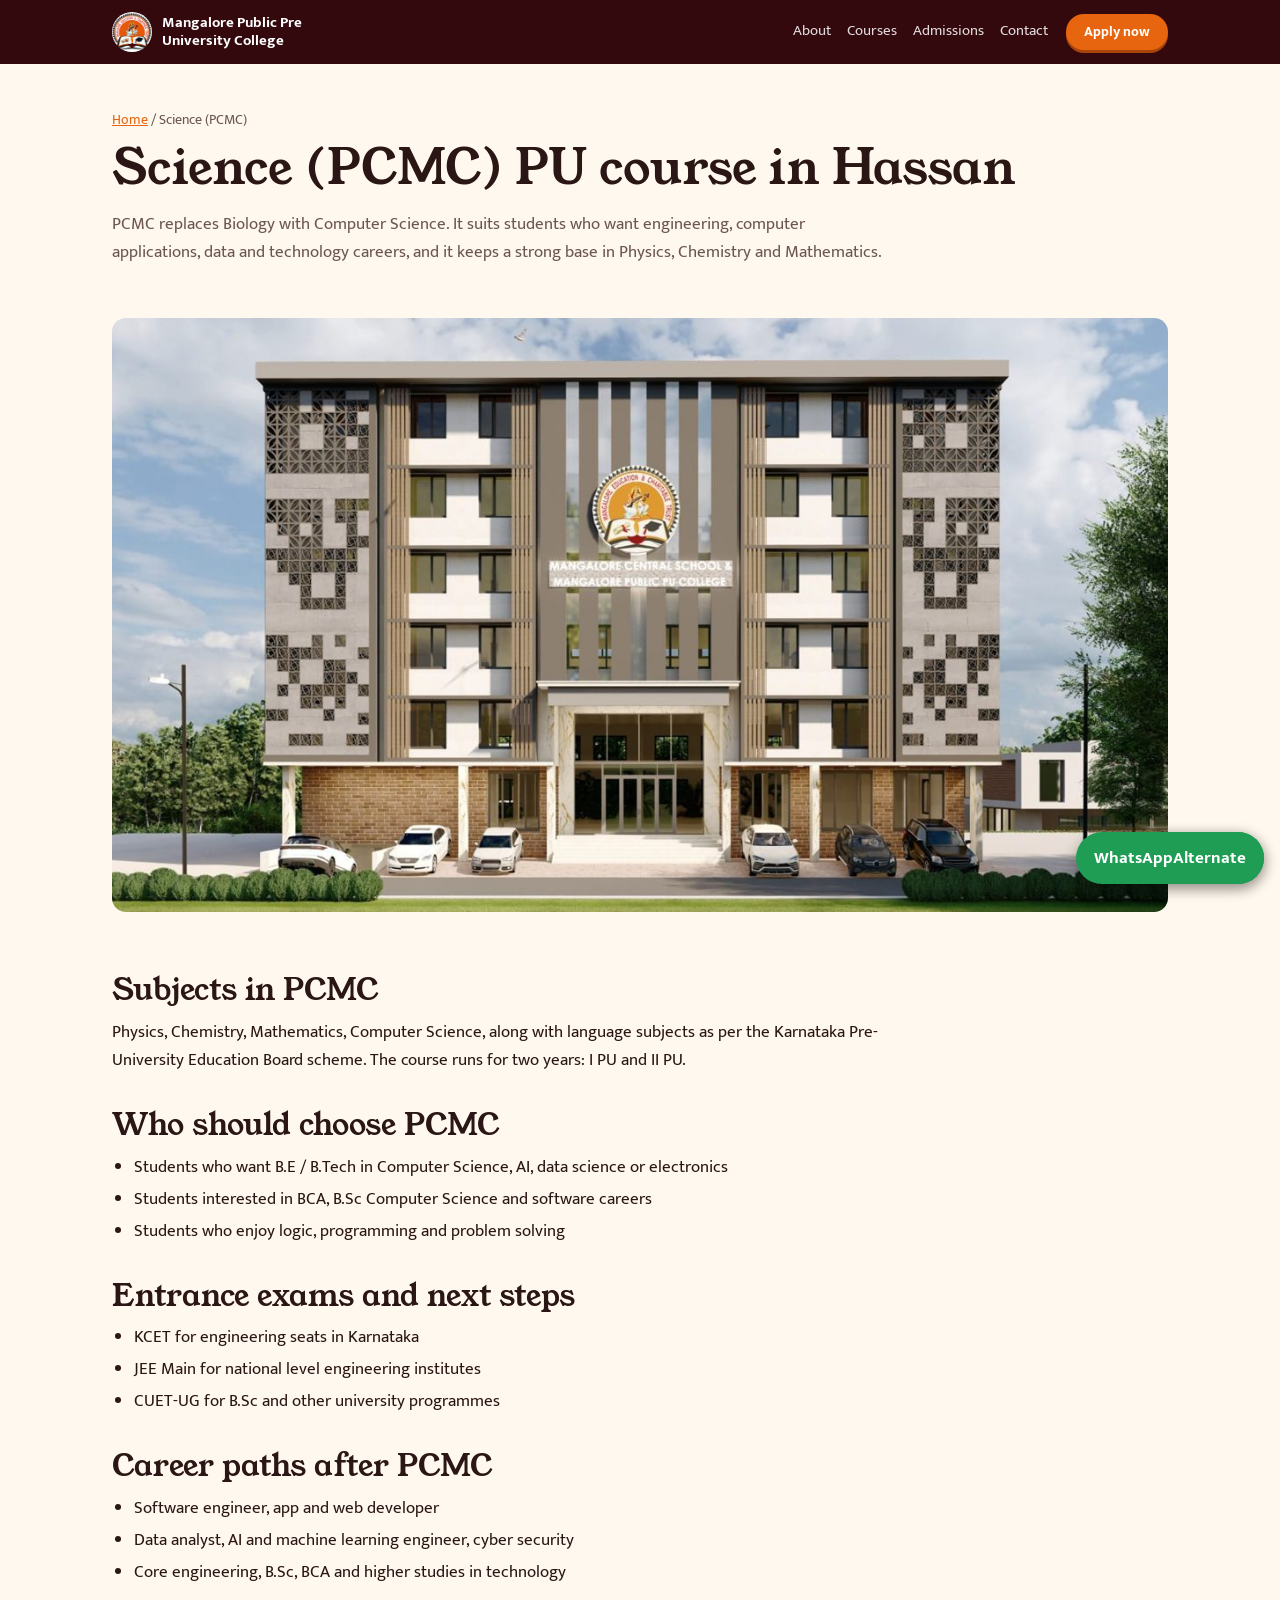
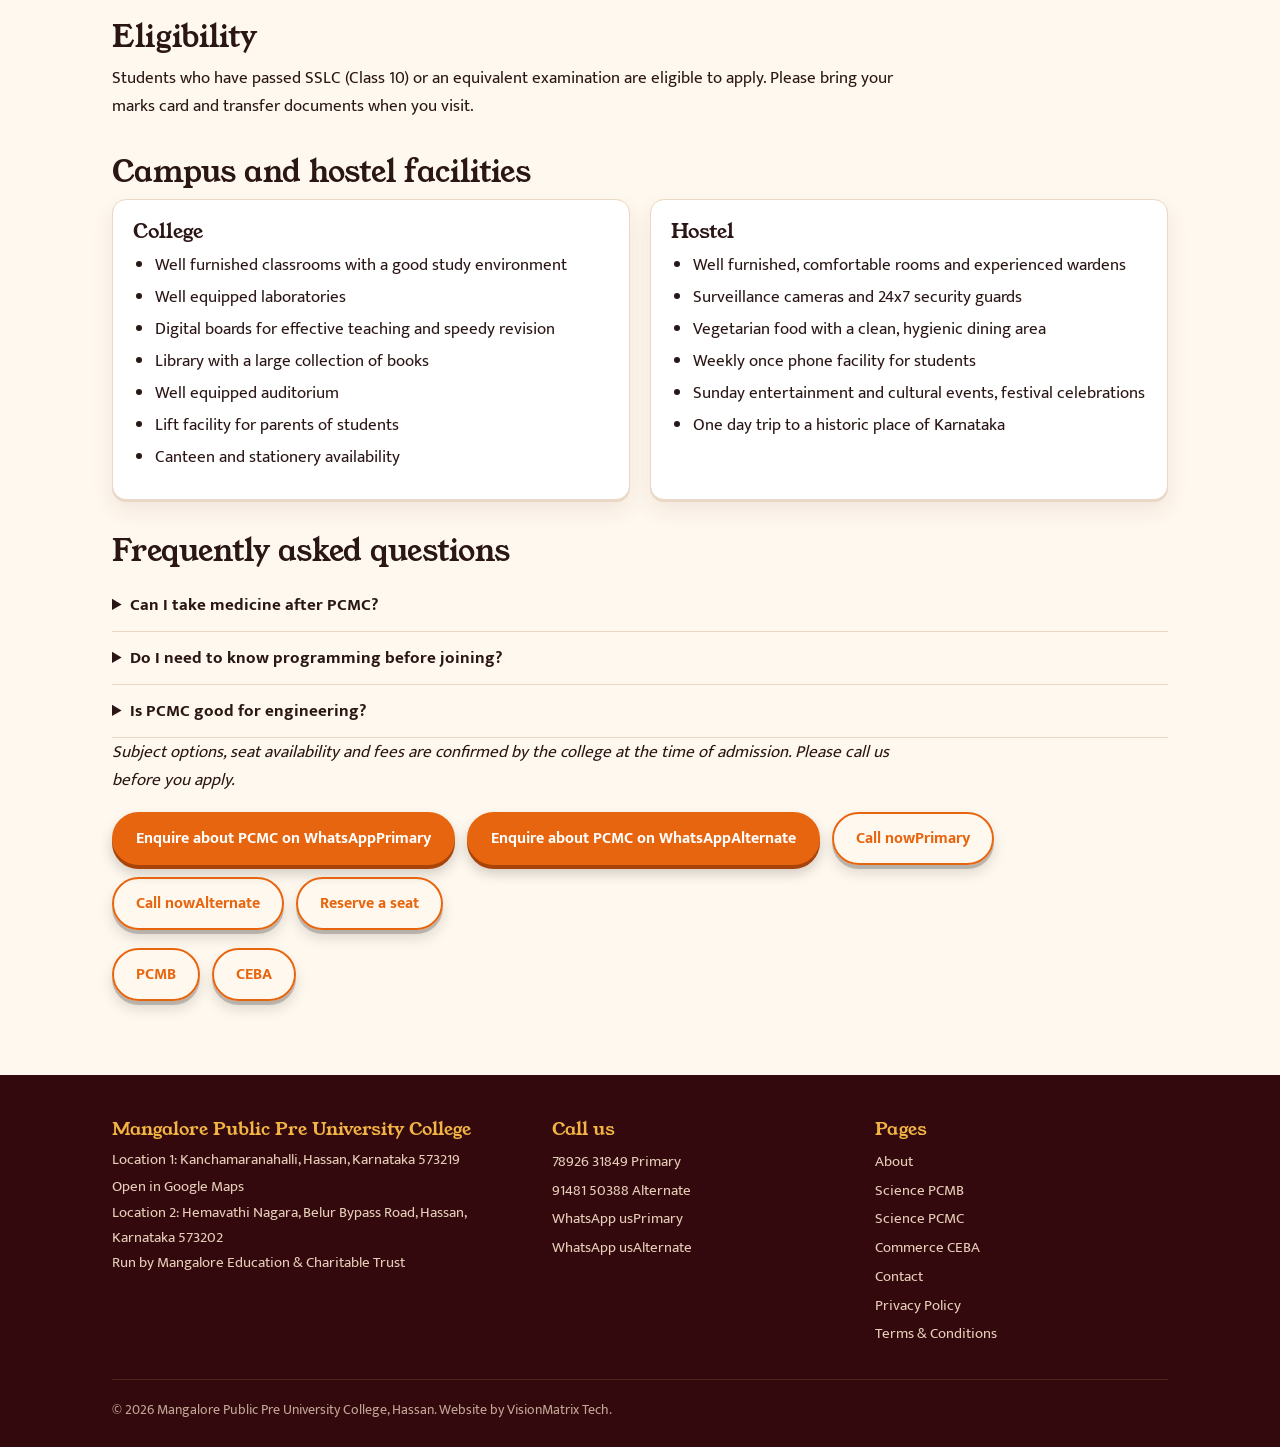
<file: science-pcmc.html>
<!doctype html><html lang="en"><head><meta charset="utf-8"><meta name="viewport" content="width=device-width,initial-scale=1,viewport-fit=cover">
<title>PCMC PU Course in Hassan | Mangalore Public Pre University College</title><meta name="description" content="Science (PCMC) PU course in Hassan, Karnataka. Subjects: Physics, Chemistry, Mathematics, Computer Science. Admissions open at Mangalore Public PU College, Hassan. Hostel, library and labs."><link rel="canonical" href="https://mangalorepublicpreuniversitycolleges.com/science-pcmc.html">
<meta property="og:title" content="PCMC PU Course in Hassan | Mangalore Public Pre University College"><meta property="og:description" content="Science (PCMC) PU course in Hassan, Karnataka. Subjects: Physics, Chemistry, Mathematics, Computer Science. Admissions open at Mangalore Public PU College, Hassan. Hostel, library and labs."><meta property="og:type" content="website"><meta property="og:url" content="https://mangalorepublicpreuniversitycolleges.com/science-pcmc.html"><meta property="og:image" content="https://mangalorepublicpreuniversitycolleges.com/img/campus-front.jpg"><meta property="og:locale" content="en_IN">
<link rel="preconnect" href="https://fonts.googleapis.com"><link rel="stylesheet" href="https://fonts.googleapis.com/css2?family=Young+Serif&family=Mukta:wght@400;500;700&display=swap"><link rel="stylesheet" href="style.css"><link rel="canonical" href="https://mangalorepublicpreuniversitycolleges.com/"><link rel="stylesheet" href="style.css"><script type="application/ld+json">{"@context": "https://schema.org", "@type": "EducationalOrganization", "name": "Mangalore Public Pre University College", "alternateName": "Mangalore Public Pre University College, Hassan", "url": "https://mangalorepublicpreuniversitycolleges.com/", "logo": "https://mangalorepublicpreuniversitycolleges.com/img/logo.jpg", "image": "https://mangalorepublicpreuniversitycolleges.com/img/campus-front.jpg", "telephone": ["+917892631849", "+919148150388"], "parentOrganization": {"@type": "Organization", "name": "Mangalore Education & Charitable Trust"}, "address": [{"@type": "PostalAddress", "streetAddress": "Kanchamaranahalli", "addressLocality": "Hassan", "addressRegion": "Karnataka", "postalCode": "573219", "addressCountry": "IN"}, {"@type": "PostalAddress", "streetAddress": "Hemavathi Nagara, Belur Bypass Road", "addressLocality": "Hassan", "addressRegion": "Karnataka", "postalCode": "573202", "addressCountry": "IN"}]}</script><script type="application/ld+json">{"@context": "https://schema.org", "@type": "FAQPage", "mainEntity": [{"@type": "Question", "name": "Can I take medicine after PCMC?", "acceptedAnswer": {"@type": "Answer", "text": "No. NEET-UG needs Biology, so choose PCMB if medicine is your goal."}}, {"@type": "Question", "name": "Do I need to know programming before joining?", "acceptedAnswer": {"@type": "Answer", "text": "No. Students start from the basics. Interest in logic and Mathematics matters more."}}, {"@type": "Question", "name": "Is PCMC good for engineering?", "acceptedAnswer": {"@type": "Answer", "text": "Yes. It covers Physics, Chemistry and Mathematics, the subjects used for KCET and JEE Main."}}]}</script><script type="application/ld+json">{"@context": "https://schema.org", "@type": "BreadcrumbList", "itemListElement": [{"@type": "ListItem", "position": 1, "name": "Home", "item": "https://mangalorepublicpreuniversitycolleges.com/"}, {"@type": "ListItem", "position": 2, "name": "Science (PCMC)", "item": "https://mangalorepublicpreuniversitycolleges.com/science-pcmc.html"}]}</script></head><body><header><div class="w">
<a class="brand" href="index.html"><img src="img/logo.jpg" alt="Mangalore Education and Charitable Trust emblem"><span>Mangalore Public Pre<br>University College</span></a>
<nav aria-label="Main"><a href="about.html">About</a><a href="index.html#courses">Courses</a><a href="index.html#admissions">Admissions</a><a href="contact.html">Contact</a></nav>
<a class="btn" href="index.html#apply">Apply now</a>
<details class="mm"><summary>Menu</summary><nav aria-label="Mobile"><a href="about.html">About</a><a href="index.html#courses">Courses</a><a href="index.html#admissions">Admissions</a><a href="contact.html">Contact</a></nav></details>
</div></header><main id="top" class="page"><div class="w"><p class="crumb"><a href="index.html">Home</a> / Science (PCMC)</p><h1>Science (PCMC) PU course in Hassan</h1>
<p class="lead">PCMC replaces Biology with Computer Science. It suits students who want engineering, computer applications, data and technology careers, and it keeps a strong base in Physics, Chemistry and Mathematics.</p><img class="himg" src="img/campus-front.jpg" alt="Mangalore Public PU College campus building, Hassan (architectural render)">
<h2>Subjects in PCMC</h2><p>Physics, Chemistry, Mathematics, Computer Science, along with language subjects as per the Karnataka Pre-University Education Board scheme. The course runs for two years: I PU and II PU.</p>
<h2>Who should choose PCMC</h2><ul><li>Students who want B.E / B.Tech in Computer Science, AI, data science or electronics</li><li>Students interested in BCA, B.Sc Computer Science and software careers</li><li>Students who enjoy logic, programming and problem solving</li></ul><h2>Entrance exams and next steps</h2><ul><li>KCET for engineering seats in Karnataka</li><li>JEE Main for national level engineering institutes</li><li>CUET-UG for B.Sc and other university programmes</li></ul><h2>Career paths after PCMC</h2><ul><li>Software engineer, app and web developer</li><li>Data analyst, AI and machine learning engineer, cyber security</li><li>Core engineering, B.Sc, BCA and higher studies in technology</li></ul>
<h2>Eligibility</h2><p>Students who have passed SSLC (Class 10) or an equivalent examination are eligible to apply. Please bring your marks card and transfer documents when you visit.</p>
<h2>Campus and hostel facilities</h2><div class="grid2"><div class="card"><h3>College</h3><ul><li>Well furnished classrooms with a good study environment</li><li>Well equipped laboratories</li><li>Digital boards for effective teaching and speedy revision</li><li>Library with a large collection of books</li><li>Well equipped auditorium</li><li>Lift facility for parents of students</li><li>Canteen and stationery availability</li></ul></div><div class="card"><h3>Hostel</h3><ul><li>Well furnished, comfortable rooms and experienced wardens</li><li>Surveillance cameras and 24x7 security guards</li><li>Vegetarian food with a clean, hygienic dining area</li><li>Weekly once phone facility for students</li><li>Sunday entertainment and cultural events, festival celebrations</li><li>One day trip to a historic place of Karnataka</li></ul></div></div><h2>Frequently asked questions</h2><div class="faq"><details><summary>Can I take medicine after PCMC?</summary><p>No. NEET-UG needs Biology, so choose PCMB if medicine is your goal.</p></details><details><summary>Do I need to know programming before joining?</summary><p>No. Students start from the basics. Interest in logic and Mathematics matters more.</p></details><details><summary>Is PCMC good for engineering?</summary><p>Yes. It covers Physics, Chemistry and Mathematics, the subjects used for KCET and JEE Main.</p></details></div><p><em>Subject options, seat availability and fees are confirmed by the college at the time of admission. Please call us before you apply.</em></p><div class="row"><a class="btn" href="https://wa.me/917892631849?text=Hello%2C%20I%20want%20to%20enquire%20about%20Science%20%28PCMC%29%20admission%20for%202027-28.">Enquire about PCMC on WhatsApp<span class="tag">Primary</span></a><a class="btn" href="https://wa.me/919148150388?text=Hello%2C%20I%20want%20to%20enquire%20about%20Science%20%28PCMC%29%20admission%20for%202027-28.">Enquire about PCMC on WhatsApp<span class="tag">Alternate</span></a><a class="btn ghost" href="tel:+917892631849">Call now<span class="tag">Primary</span></a><a class="btn ghost" href="tel:+919148150388">Call now<span class="tag">Alternate</span></a><a class="btn ghost" href="index.html#apply">Reserve a seat</a></div><div class="row"><a class="btn ghost" href="science-pcmb.html">PCMB</a><a class="btn ghost" href="commerce-ceba.html">CEBA</a></div></div></main><footer id="contact"><div class="w">
<div><h3>Mangalore Public Pre University College</h3><p>Location 1: Kanchamaranahalli, Hassan, Karnataka 573219</p><a href="https://maps.app.goo.gl/hFv1t4hXFunrWu17A?g_st=ac" rel="noopener">Open in Google Maps</a><p>Location 2: Hemavathi Nagara, Belur Bypass Road, Hassan, Karnataka 573202</p><p>Run by Mangalore Education &amp; Charitable Trust</p></div>
<div><h3>Call us</h3><a href="tel:+917892631849">78926 31849 <span class="tag">Primary</span></a><a href="tel:+919148150388">91481 50388 <span class="tag">Alternate</span></a><a href="https://wa.me/917892631849">WhatsApp us<span class="tag">Primary</span></a><a href="https://wa.me/919148150388">WhatsApp us<span class="tag">Alternate</span></a></div>
<div><h3>Pages</h3><a href="about.html">About</a><a href="science-pcmb.html">Science PCMB</a><a href="science-pcmc.html">Science PCMC</a><a href="commerce-ceba.html">Commerce CEBA</a><a href="contact.html">Contact</a><a href="privacy-policy.html">Privacy Policy</a><a href="terms-and-conditions.html">Terms &amp; Conditions</a></div>
<p class="copy">© 2026 Mangalore Public Pre University College, Hassan. Website by VisionMatrix Tech.</p>
</div></footer>
<div class="bar"><a href="tel:+917892631849">Call<span class="tag">Primary</span></a><a href="tel:+919148150388">Call<span class="tag">Alternate</span></a><a class="wa" href="https://wa.me/917892631849?text=Hello%2C%20I%20want%20to%20know%20about%20admissions">WhatsApp<span class="tag">Primary</span></a><a class="wa" href="https://wa.me/919148150388?text=Hello%2C%20I%20want%20to%20know%20about%20admissions">WhatsApp<span class="tag">Alternate</span></a></div>
<a class="fab" href="https://wa.me/917892631849?text=Hello%2C%20I%20want%20to%20know%20about%20admissions" aria-label="Chat on WhatsApp">WhatsApp<span class="tag">Primary</span></a><a class="fab fab2" href="https://wa.me/919148150388?text=Hello%2C%20I%20want%20to%20know%20about%20admissions" aria-label="Chat on WhatsApp">WhatsApp<span class="tag">Alternate</span></a></body></html>
</file>
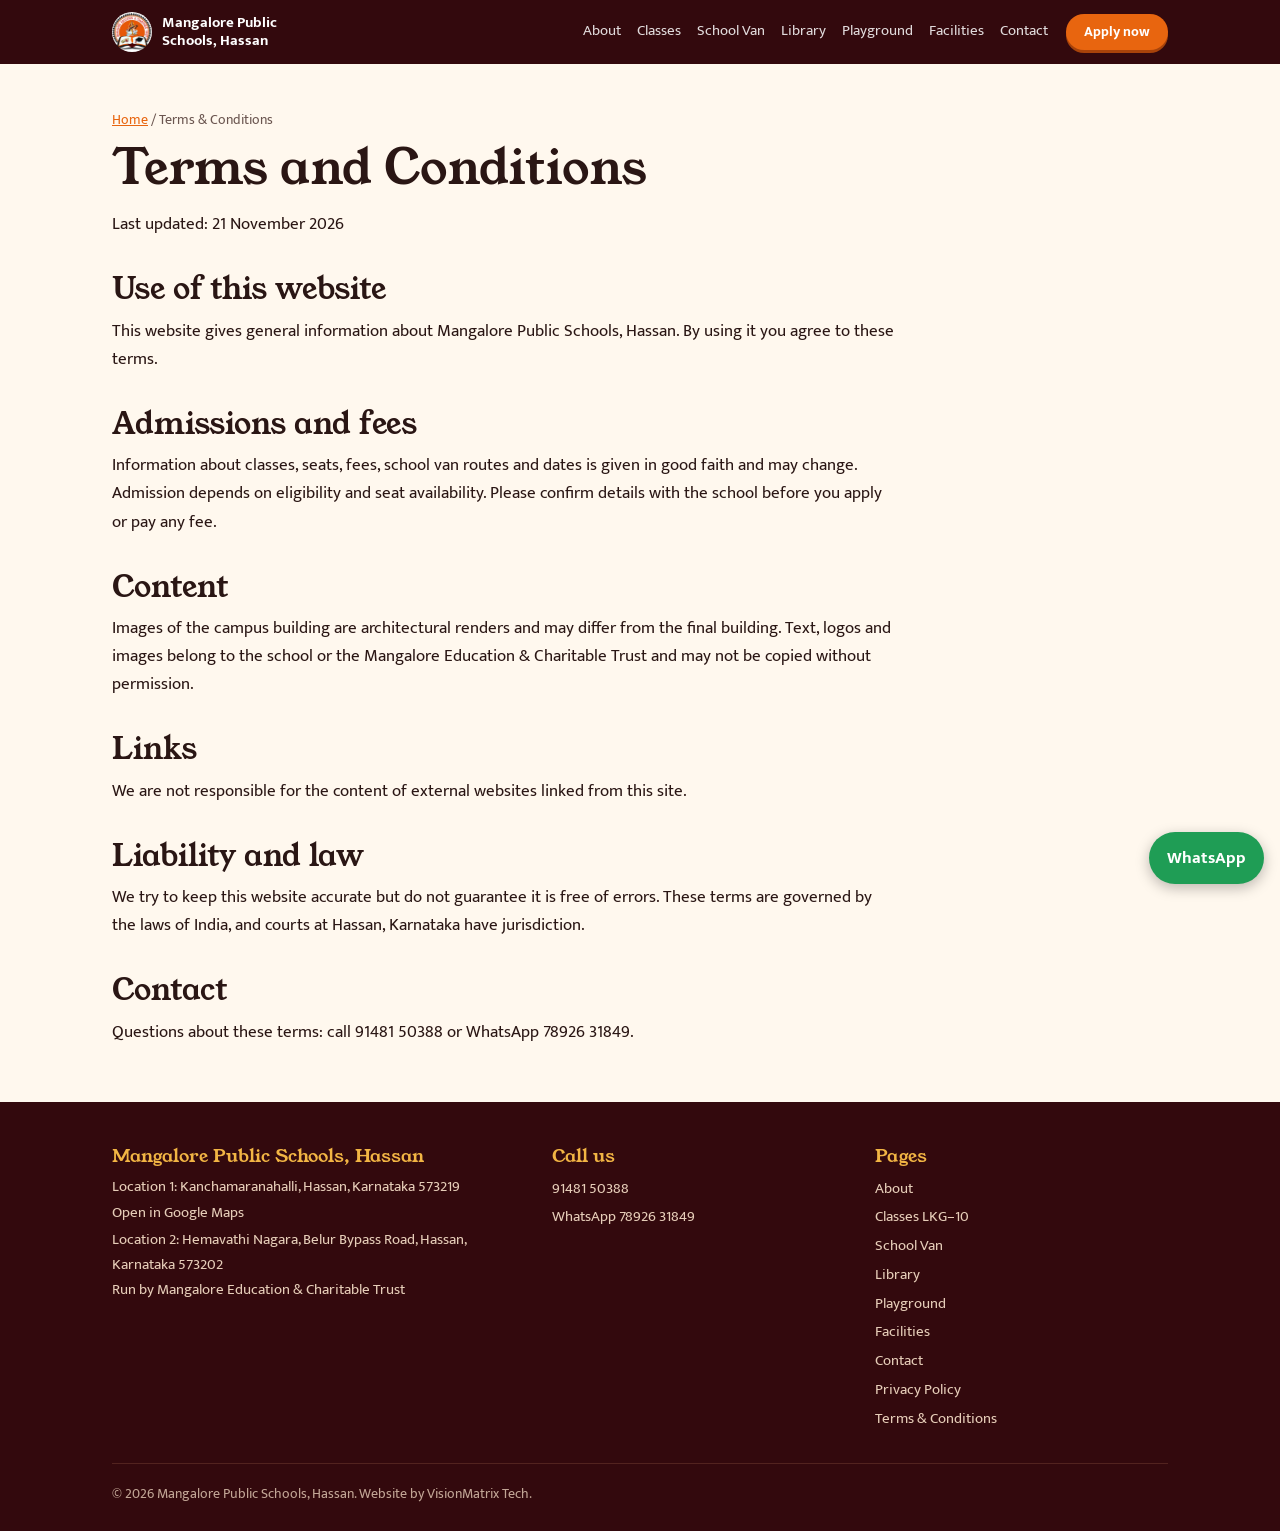
<file: terms-and-conditions.html>
<!doctype html><html lang="en"><head><meta charset="utf-8"><meta name="viewport" content="width=device-width,initial-scale=1,viewport-fit=cover">
<title>Terms and Conditions | Mangalore Public Schools, Hassan</title><meta name="description" content="Terms and conditions for the Mangalore Public Schools, Hassan website."><link rel="canonical" href="https://mangalorepublicschools.com/terms-and-conditions.html">
<meta property="og:title" content="Terms and Conditions | Mangalore Public Schools, Hassan"><meta property="og:description" content="Terms and conditions for the Mangalore Public Schools, Hassan website."><meta property="og:type" content="website"><meta property="og:url" content="https://mangalorepublicschools.com/terms-and-conditions.html"><meta property="og:image" content="https://mangalorepublicschools.com/img/campus-front.jpg"><meta property="og:locale" content="en_IN">
<link rel="preconnect" href="https://fonts.googleapis.com"><link rel="stylesheet" href="https://fonts.googleapis.com/css2?family=Young+Serif&family=Mukta:wght@400;500;700&display=swap"><link rel="stylesheet" href="style.css">
<script type="application/ld+json">{"@context":"https://schema.org","@type":"School","name":"Mangalore Public Schools","alternateName":"Mangalore Public Schools, Hassan","url":"https://mangalorepublicschools.com/","logo":"https://mangalorepublicschools.com/img/logo.jpg","image":"https://mangalorepublicschools.com/img/campus-front.jpg","description":"School in Hassan, Karnataka teaching LKG to Class 10, run by Mangalore Education & Charitable Trust.","telephone":["+917892631849","+919148150388"],"parentOrganization":{"@type":"Organization","name":"Mangalore Education & Charitable Trust"},"areaServed":{"@type":"AdministrativeArea","name":"Hassan district, Karnataka"},"address":[{"@type":"PostalAddress","streetAddress":"Kanchamaranahalli","addressLocality":"Hassan","addressRegion":"Karnataka","postalCode":"573219","addressCountry":"IN"},{"@type":"PostalAddress","streetAddress":"Hemavathi Nagara, Belur Bypass Road","addressLocality":"Hassan","addressRegion":"Karnataka","postalCode":"573202","addressCountry":"IN"}]}</script></head><body>
<header><div class="w">
<a class="brand" href="index.html"><img src="img/logo.jpg" alt="Mangalore Education and Charitable Trust emblem"><span>Mangalore Public<br>Schools, Hassan</span></a>
<nav aria-label="Main"><a href="about.html">About</a><a href="classes.html">Classes</a><a href="school-van.html">School Van</a><a href="library.html">Library</a><a href="playground.html">Playground</a><a href="facilities.html">Facilities</a><a href="contact.html">Contact</a></nav>
<a class="btn" href="index.html#apply">Apply now</a>
<details class="mm"><summary>Menu</summary><nav aria-label="Mobile"><a href="about.html">About</a><a href="classes.html">Classes</a><a href="school-van.html">School Van</a><a href="library.html">Library</a><a href="playground.html">Playground</a><a href="facilities.html">Facilities</a><a href="contact.html">Contact</a></nav></details>
</div></header>
<main id="top" class="page"><div class="w"><p class="crumb"><a href="index.html">Home</a> / Terms &amp; Conditions</p><h1>Terms and Conditions</h1>
<p>Last updated: 21 November 2026</p>
<h2>Use of this website</h2><p>This website gives general information about Mangalore Public Schools, Hassan. By using it you agree to these terms.</p>
<h2>Admissions and fees</h2><p>Information about classes, seats, fees, school van routes and dates is given in good faith and may change. Admission depends on eligibility and seat availability. Please confirm details with the school before you apply or pay any fee.</p>
<h2>Content</h2><p>Images of the campus building are architectural renders and may differ from the final building. Text, logos and images belong to the school or the Mangalore Education &amp; Charitable Trust and may not be copied without permission.</p>
<h2>Links</h2><p>We are not responsible for the content of external websites linked from this site.</p>
<h2>Liability and law</h2><p>We try to keep this website accurate but do not guarantee it is free of errors. These terms are governed by the laws of India, and courts at Hassan, Karnataka have jurisdiction.</p>
<h2>Contact</h2><p>Questions about these terms: call 91481 50388 or WhatsApp 78926 31849.</p>
</div></main>
<footer id="contact"><div class="w">
<div><h3>Mangalore Public Schools, Hassan</h3><p>Location 1: Kanchamaranahalli, Hassan, Karnataka 573219</p><a href="https://maps.app.goo.gl/hFv1t4hXFunrWu17A?g_st=ac" rel="noopener">Open in Google Maps</a><p>Location 2: Hemavathi Nagara, Belur Bypass Road, Hassan, Karnataka 573202</p><p>Run by Mangalore Education &amp; Charitable Trust</p></div>
<div><h3>Call us</h3><a href="tel:+919148150388">91481 50388</a><a href="https://wa.me/917892631849">WhatsApp 78926 31849</a></div>
<div><h3>Pages</h3><a href="about.html">About</a><a href="classes.html">Classes LKG–10</a><a href="school-van.html">School Van</a><a href="library.html">Library</a><a href="playground.html">Playground</a><a href="facilities.html">Facilities</a><a href="contact.html">Contact</a><a href="privacy-policy.html">Privacy Policy</a><a href="terms-and-conditions.html">Terms &amp; Conditions</a></div>
<p class="copy">© 2026 Mangalore Public Schools, Hassan. Website by VisionMatrix Tech.</p>
</div></footer>
<div class="bar"><a href="tel:+919148150388">Call</a><a class="wa" href="https://wa.me/917892631849?text=Hello%2C%20I%20want%20to%20know%20about%20school%20admissions">WhatsApp</a><a class="ap" href="index.html#apply">Apply</a></div>
<a class="fab" href="https://wa.me/917892631849?text=Hello%2C%20I%20want%20to%20know%20about%20school%20admissions" aria-label="Chat on WhatsApp">WhatsApp</a>
<div class="bar"><a href="tel:+919148150388">Call</a><a class="wa" href="https://wa.me/917892631849?text=Hello%2C%20I%20want%20to%20know%20about%20school%20admissions">WhatsApp</a><a class="ap" href="index.html#apply">Apply</a></div>
</body></html>
</file>
<file: style.css>
:root{--maroon:#4a0f14;--deep:#33090d;--saffron:#e8650f;--gold:#f2b544;--paper:#fff8ee;--ink:#2a1614;--mute:#6b5650;--line:#e9d8c3;
--bg:var(--paper);--surf:#fff;--tx:var(--ink)}
@media(prefers-color-scheme:dark){:root:not([data-theme="light"]){--bg:#1d0e0c;--surf:#2a1512;--tx:#f6e9da;--mute:#c4aa98;--line:#4a2a22}}
:root[data-theme="dark"]{--bg:#1d0e0c;--surf:#2a1512;--tx:#f6e9da;--mute:#c4aa98;--line:#4a2a22}
*{box-sizing:border-box;margin:0}
:root{padding-top:env(safe-area-inset-top,0px);padding-bottom:env(safe-area-inset-bottom,0px)}
html{scroll-behavior:smooth;scroll-padding-top:72px}
body{background:var(--bg);color:var(--tx);font:400 17px/1.65 Mukta,system-ui,sans-serif}
h1,h2,h3{font-family:'Young Serif',Georgia,serif;font-weight:400;line-height:1.15}
a{color:inherit}
:focus-visible{outline:3px solid var(--gold);outline-offset:3px}
.w{max-width:1100px;margin:0 auto;padding:0 22px}
header{position:sticky;top:0;z-index:20;background:var(--deep);color:#fff}
header .w{display:flex;align-items:center;gap:18px;height:64px}
.brand{display:flex;align-items:center;gap:10px;text-decoration:none;font-weight:700;font-size:15px;line-height:1.2;margin-right:auto}
.brand img{width:40px;height:40px;border-radius:50%;background:#fff}
nav{display:flex;gap:20px;font-size:15px}
nav a{text-decoration:none;opacity:.85}nav a:hover{opacity:1;color:var(--gold)}
.btn{display:inline-block;background:var(--saffron);color:#fff;font-weight:700;text-decoration:none;padding:11px 22px;border-radius:999px;border:0;font:700 16px Mukta,sans-serif;cursor:pointer}
.btn:hover{background:#cf560a}
.btn.ghost{background:transparent;border:2px solid var(--gold);color:var(--gold)}
@media(max-width:820px){nav{display:none}}
.hero{background:var(--maroon);color:#fff;overflow:hidden}
.hero .w{display:grid;grid-template-columns:1.15fr .85fr;gap:30px;align-items:center;padding-top:56px;padding-bottom:0}
.hero h1{font-size:clamp(34px,5.4vw,62px);margin-bottom:18px}
.hero p{max-width:34em;color:#f0d9c6;margin-bottom:26px}
.kn{font-size:18px;color:var(--gold);margin-bottom:12px}
.cta{display:flex;gap:12px;flex-wrap:wrap;padding-bottom:56px}
.arch{justify-self:center;width:min(340px,80vw);aspect-ratio:3/4;background:var(--saffron);border-radius:999px 999px 0 0;display:grid;place-items:center;position:relative;align-self:end;box-shadow:inset 0 0 0 10px var(--maroon),inset 0 0 0 13px var(--gold)}
.arch img{width:74%;border-radius:50%;background:#fff;padding:6px}
.hero-note{background:var(--deep);color:#f0d9c6;font-size:15px;text-align:center;padding:12px 22px}
section{padding:68px 0}
section h2{font-size:clamp(28px,3.6vw,40px);margin-bottom:12px}
.lead{color:var(--mute);max-width:38em;margin-bottom:34px}
.nums{background:var(--surf);border-block:1px solid var(--line);padding:30px 0}
.nums ul{list-style:none;padding:0;display:grid;grid-template-columns:repeat(4,1fr);gap:18px;text-align:center}
.nums b{display:block;font:400 36px 'Young Serif',serif;color:var(--saffron)}
.nums span{font-size:15px;color:var(--mute)}
.ph{outline:2px dashed #c0392b;outline-offset:3px}
.streams{display:grid;grid-template-columns:repeat(3,1fr);gap:20px}.streams.two{grid-template-columns:repeat(2,1fr)}
.st{background:var(--surf);border:1px solid var(--line);border-top:6px solid var(--saffron);padding:26px;border-radius:4px 4px 28px 4px}
.st:nth-child(2){border-top-color:var(--maroon)}.st:nth-child(3){border-top-color:var(--gold)}
.st h3{font-size:24px;margin-bottom:8px}
.st p{color:var(--mute);font-size:16px;margin-bottom:12px}
.st li{list-style:none;padding:5px 0;border-top:1px solid var(--line);font-size:16px}
.why{background:var(--maroon);color:#fff}
.why .lead{color:#f0d9c6}
.why ul{list-style:none;padding:0;display:grid;grid-template-columns:repeat(2,1fr);gap:0 40px}
.why li{padding:18px 0;border-top:1px solid #7a3a2e}
.why li b{display:block;font:400 21px 'Young Serif',serif;color:var(--gold);margin-bottom:4px}
.steps{display:grid;grid-template-columns:repeat(3,1fr);gap:0;counter-reset:s}
.steps div{padding:0 26px 0 0;counter-increment:s}
.steps div:before{content:counter(s);display:grid;place-items:center;width:46px;height:46px;border-radius:50%;background:var(--saffron);color:#fff;font:400 22px 'Young Serif',serif;margin-bottom:12px}
.steps h3{font-size:22px;margin-bottom:6px}
.steps p{color:var(--mute);font-size:16px}
.apply{background:var(--surf);border-block:1px solid var(--line)}
.apply .w{display:grid;grid-template-columns:1fr 1fr;gap:48px;align-items:start}
form{display:grid;gap:14px}
label{font-weight:700;font-size:15px;display:grid;gap:5px}
input,select{font:400 17px Mukta,sans-serif;padding:12px 14px;border:1.5px solid var(--line);border-radius:6px;background:var(--bg);color:var(--tx);width:100%}
.small{font-size:14px;color:var(--mute)}
.photos{display:grid;grid-template-columns:2fr 1fr 1fr;gap:14px}
.photos div{background:repeating-linear-gradient(45deg,var(--line) 0 10px,transparent 10px 20px);border:2px dashed #c0392b;min-height:190px;display:grid;place-items:center;text-align:center;padding:12px;font-size:15px;color:var(--mute);border-radius:4px}
.photos div:first-child{grid-row:span 2;min-height:394px}
footer{background:var(--deep);color:#e6cdb8;padding:44px 0 26px;font-size:15px}
footer .w{display:grid;grid-template-columns:1.4fr 1fr 1fr;gap:30px}
footer h3{font-size:18px;color:var(--gold);margin-bottom:8px}
footer a{display:block;text-decoration:none;padding:2px 0}
.copy{grid-column:1/-1;border-top:1px solid #5a2a24;padding-top:18px;font-size:14px;opacity:.8}
.fab{position:fixed;right:16px;bottom:calc(16px + env(safe-area-inset-bottom,0px));background:#1f9d55;color:#fff;font-weight:700;text-decoration:none;padding:12px 18px;border-radius:999px;box-shadow:0 4px 14px #0004;z-index:30}
@media(max-width:820px){
.hero .w,.apply .w,footer .w{grid-template-columns:1fr}
.arch{order:-1;width:230px}.hero .w{padding-top:34px;gap:22px}
.streams,.streams.two,.steps,.why ul{grid-template-columns:1fr}.steps div{padding-bottom:22px}
.nums ul{grid-template-columns:repeat(2,1fr)}
.photos{grid-template-columns:1fr}.photos div:first-child{grid-row:auto;min-height:200px}
section{padding:50px 0}}
@media(prefers-reduced-motion:reduce){html{scroll-behavior:auto}}

header .btn{padding:7px 16px;font-size:14px;line-height:1.3}
.mm{display:none;position:relative}.mm summary{list-style:none;cursor:pointer;font-weight:700;font-size:14px;padding:6px 14px;border:1px solid #fff6;border-radius:999px}.mm summary::-webkit-details-marker{display:none}
.mm nav{position:absolute;right:0;top:46px;flex-direction:column;gap:0;background:var(--deep);border:1px solid #fff3;border-radius:12px;min-width:210px;padding:8px}.mm nav a{padding:10px 12px;opacity:1}
@media(max-width:820px){.mm{display:block}.mm nav{display:flex}.brand{font-size:13px}.brand img{width:34px;height:34px}header .w{gap:10px}}
.page{padding:44px 0 56px}.crumb{font-size:14px;color:var(--mute);margin-bottom:10px}.crumb a{color:var(--saffron)}
.page h1{font-size:clamp(30px,5vw,48px);margin-bottom:14px}.page h2{font-size:clamp(22px,3.4vw,30px);margin:34px 0 10px}.page p,.page li{max-width:46em}.page ul{padding-left:22px;margin:8px 0}.page li{margin:4px 0}
.grid2{display:grid;grid-template-columns:1fr 1fr;gap:20px}.card{background:var(--surf);border:1px solid var(--line);border-radius:14px;padding:20px}.card h3{margin-bottom:8px;font-size:20px}
.himg{width:100%;border-radius:14px;margin:18px 0;aspect-ratio:16/9;object-fit:cover}
.faq details{border-bottom:1px solid var(--line);padding:12px 0}.faq summary{font-weight:700;cursor:pointer}.faq p{margin-top:8px}
.gal{display:grid;grid-template-columns:repeat(3,1fr);gap:12px}.gal img{width:100%;border-radius:12px;aspect-ratio:4/3;object-fit:cover}
.page .row{display:flex;gap:12px;flex-wrap:wrap;margin:18px 0}.page a.tel{display:block;font-weight:700;font-size:20px;padding:4px 0}
.page .btn{color:#fff}.page .btn.ghost{color:var(--saffron);border-color:var(--saffron)}
@media(max-width:820px){.grid2,.gal{grid-template-columns:1fr}.page{padding:32px 0 44px}}
header .btn,.mm summary{white-space:nowrap}
.brand{min-width:0}
@media(max-width:480px){.brand{font-size:12px;gap:8px}.brand img{width:32px;height:32px}header .w{gap:8px;padding:0 14px}header .btn{padding:6px 12px;font-size:13px}.mm summary{padding:5px 11px;font-size:13px}}

/*3D*/
.hero .hero-note{max-width:none;margin:0;color:#f0d9c6}.hero-note a{color:var(--gold);text-decoration:none;white-space:nowrap}
.hero .w{padding-bottom:36px}.cta{padding-bottom:20px}
.btn{border:2px solid transparent;box-shadow:0 4px 0 #a8430a,0 8px 14px #0003;transition:transform .15s,box-shadow .15s}
.btn:hover{transform:translateY(-2px)}.btn:active{transform:translateY(3px);box-shadow:0 1px 0 #a8430a}
.btn.ghost{border:2px solid var(--gold);box-shadow:0 4px 0 #0003,0 8px 14px #0002}.page .btn.ghost{border-color:var(--saffron)}
header .btn{box-shadow:0 3px 0 #a8430a}
.arch{aspect-ratio:4/4.5;align-self:center;border-radius:999px 999px 28px 28px;box-shadow:inset 0 0 0 10px var(--maroon),inset 0 0 0 13px var(--gold),0 26px 40px #0007,0 6px 0 #a8430a;transform:perspective(900px) rotateY(-6deg);transition:transform .4s}
.arch img{box-shadow:0 10px 22px #0005}
.st,.card{transition:transform .25s,box-shadow .25s;box-shadow:0 2px 0 var(--line),0 10px 22px #4a0f1414}
.gal2{display:grid;grid-template-columns:2fr 1fr;grid-template-rows:1fr 1fr;gap:14px;margin-top:26px}
.gal2 img{width:100%;height:100%;object-fit:cover;border-radius:14px;border:4px solid #fff;box-shadow:0 12px 26px #4a0f1430;transition:transform .3s}
.gal2 img:first-child{grid-row:1/3;min-height:320px}.gal2 img:not(:first-child){aspect-ratio:4/3}.cap{font-size:14px;color:var(--mute);margin-top:8px}
@media(hover:hover){.arch:hover{transform:perspective(900px) rotateY(0)}.st:hover,.card:hover{transform:perspective(800px) translateY(-6px) rotateX(2deg);box-shadow:0 18px 32px #4a0f1426}.gal2 img:hover{transform:perspective(800px) rotateY(-4deg) scale(1.02)}}
.bar{display:none}
@media(max-width:820px){.bar{display:grid;grid-template-columns:repeat(3,1fr);gap:8px;position:fixed;left:0;right:0;bottom:0;z-index:40;background:var(--deep);padding:8px 10px calc(8px + env(safe-area-inset-bottom,0px));box-shadow:0 -6px 16px #0005}.bar a{text-align:center;text-decoration:none;color:#fff;font-weight:700;font-size:15px;padding:10px 4px;border-radius:999px;background:#ffffff1f}.bar a.wa{background:#1f9d55}.bar a.ap{background:var(--saffron)}.fab{display:none}body{padding-bottom:72px}.arch{aspect-ratio:4/4.2}.gal2{grid-template-columns:1fr 1fr}.gal2 img:first-child{grid-column:1/3;grid-row:auto;min-height:0;aspect-ratio:16/10}}
@media(prefers-reduced-motion:reduce){.btn,.arch,.st,.card,.gal2 img{transition:none;transform:none!important}}
.cta .btn{padding:9px 16px;font-size:15px}.cta{gap:10px}

/*school*/
nav{gap:16px;font-size:14.5px}
.seo p{max-width:46em;margin-bottom:12px;color:var(--mute)}
</file>
